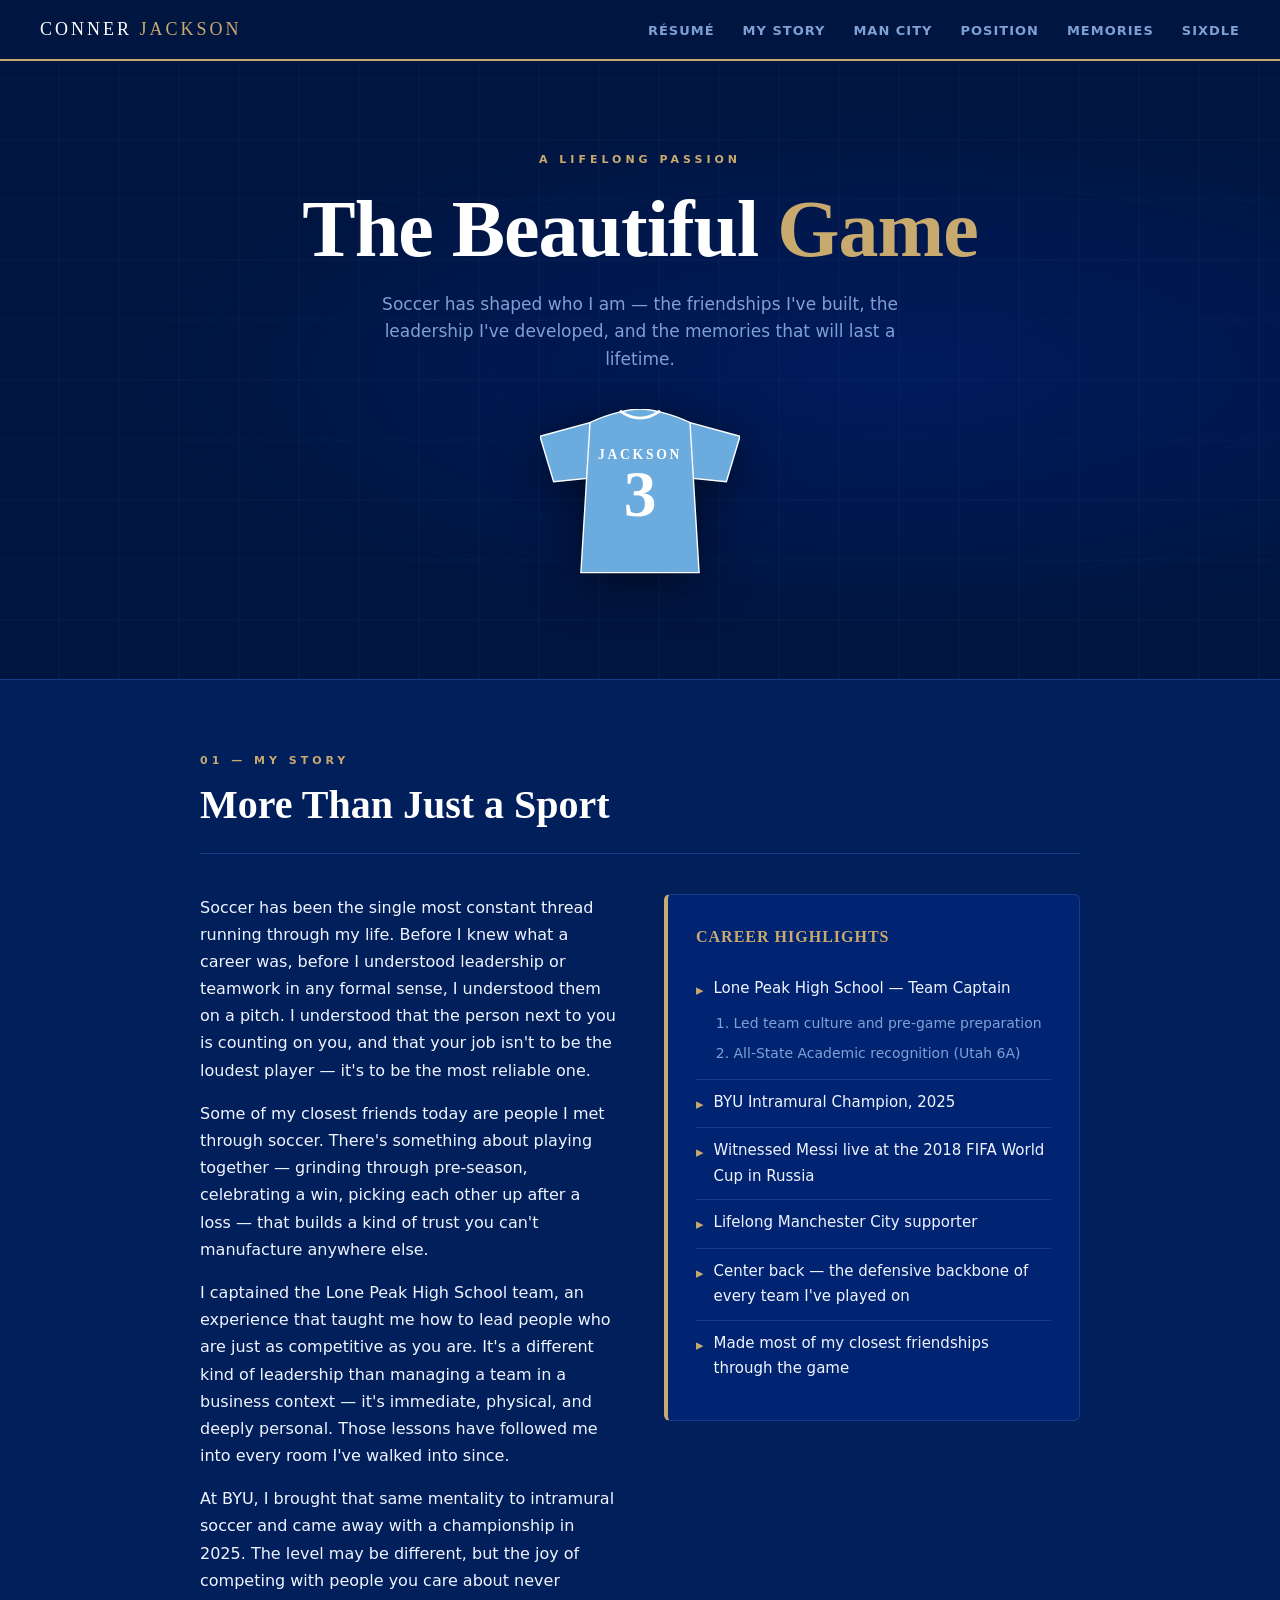
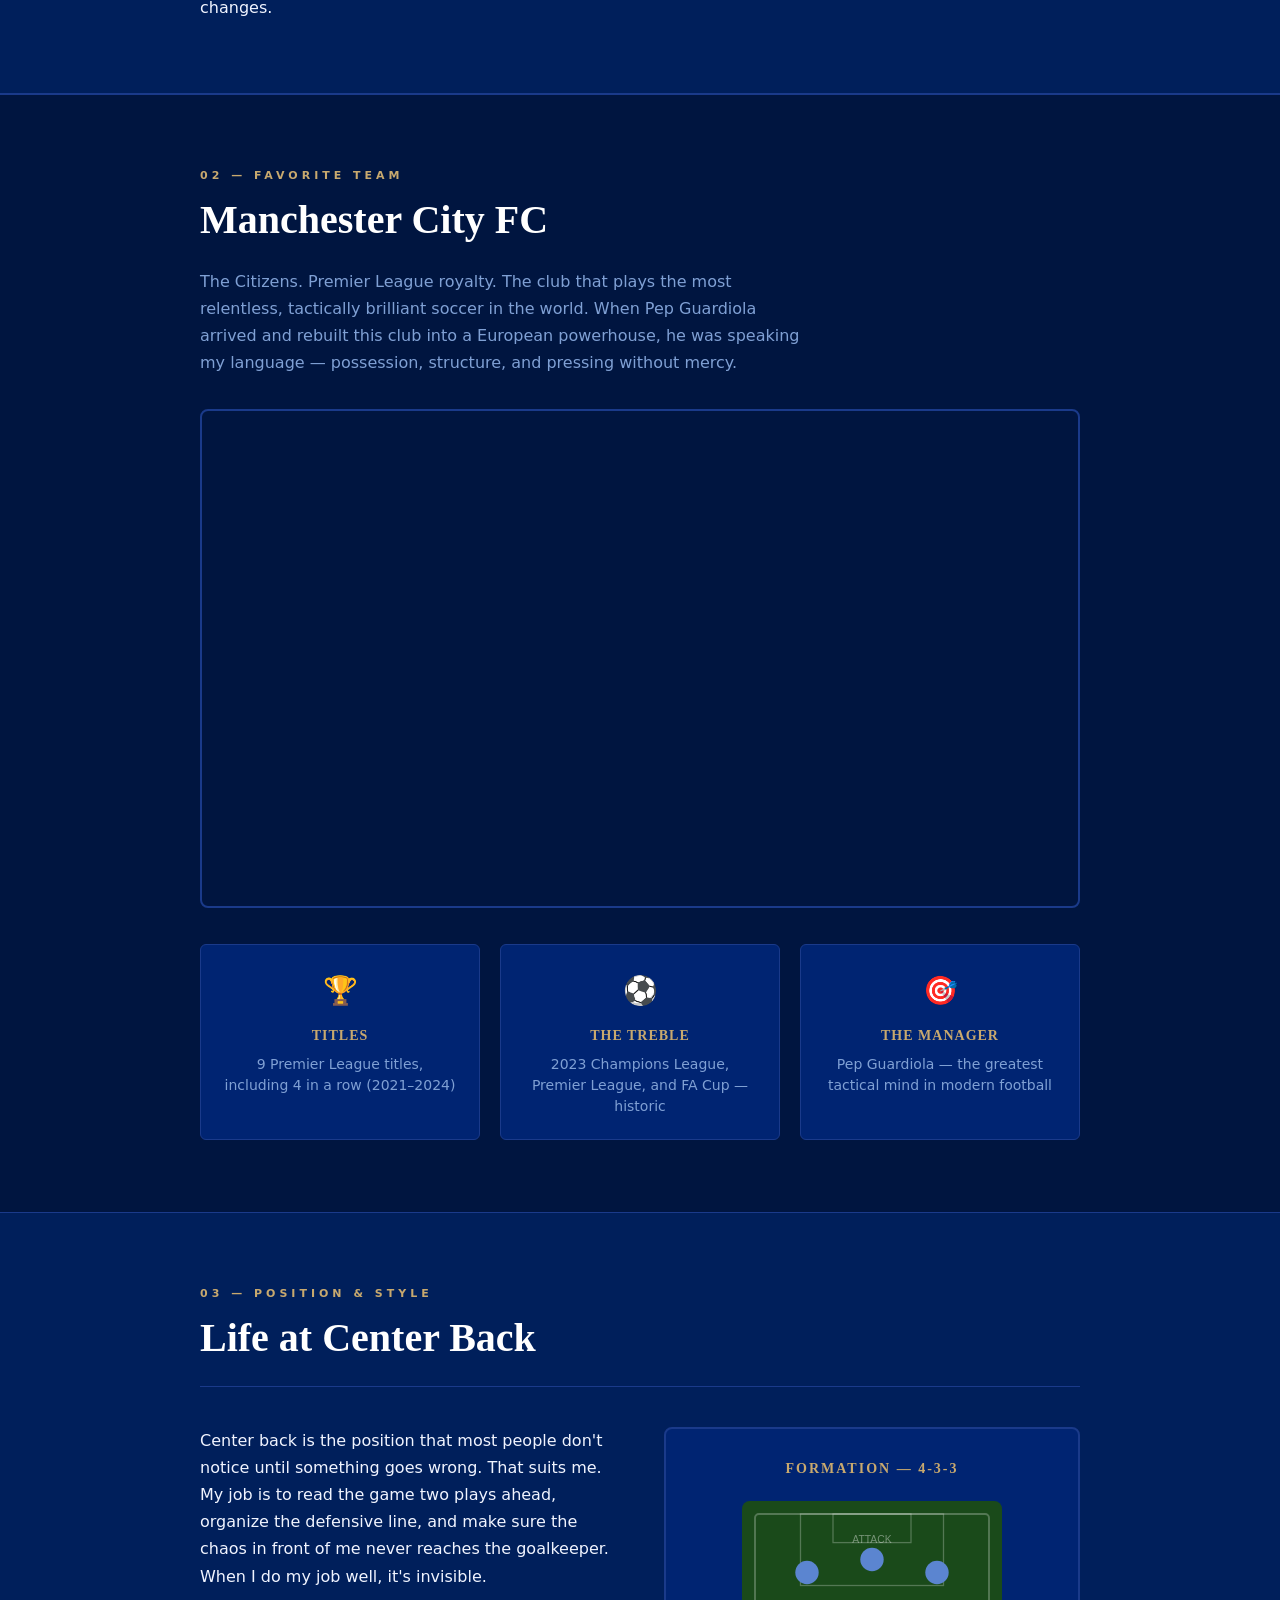
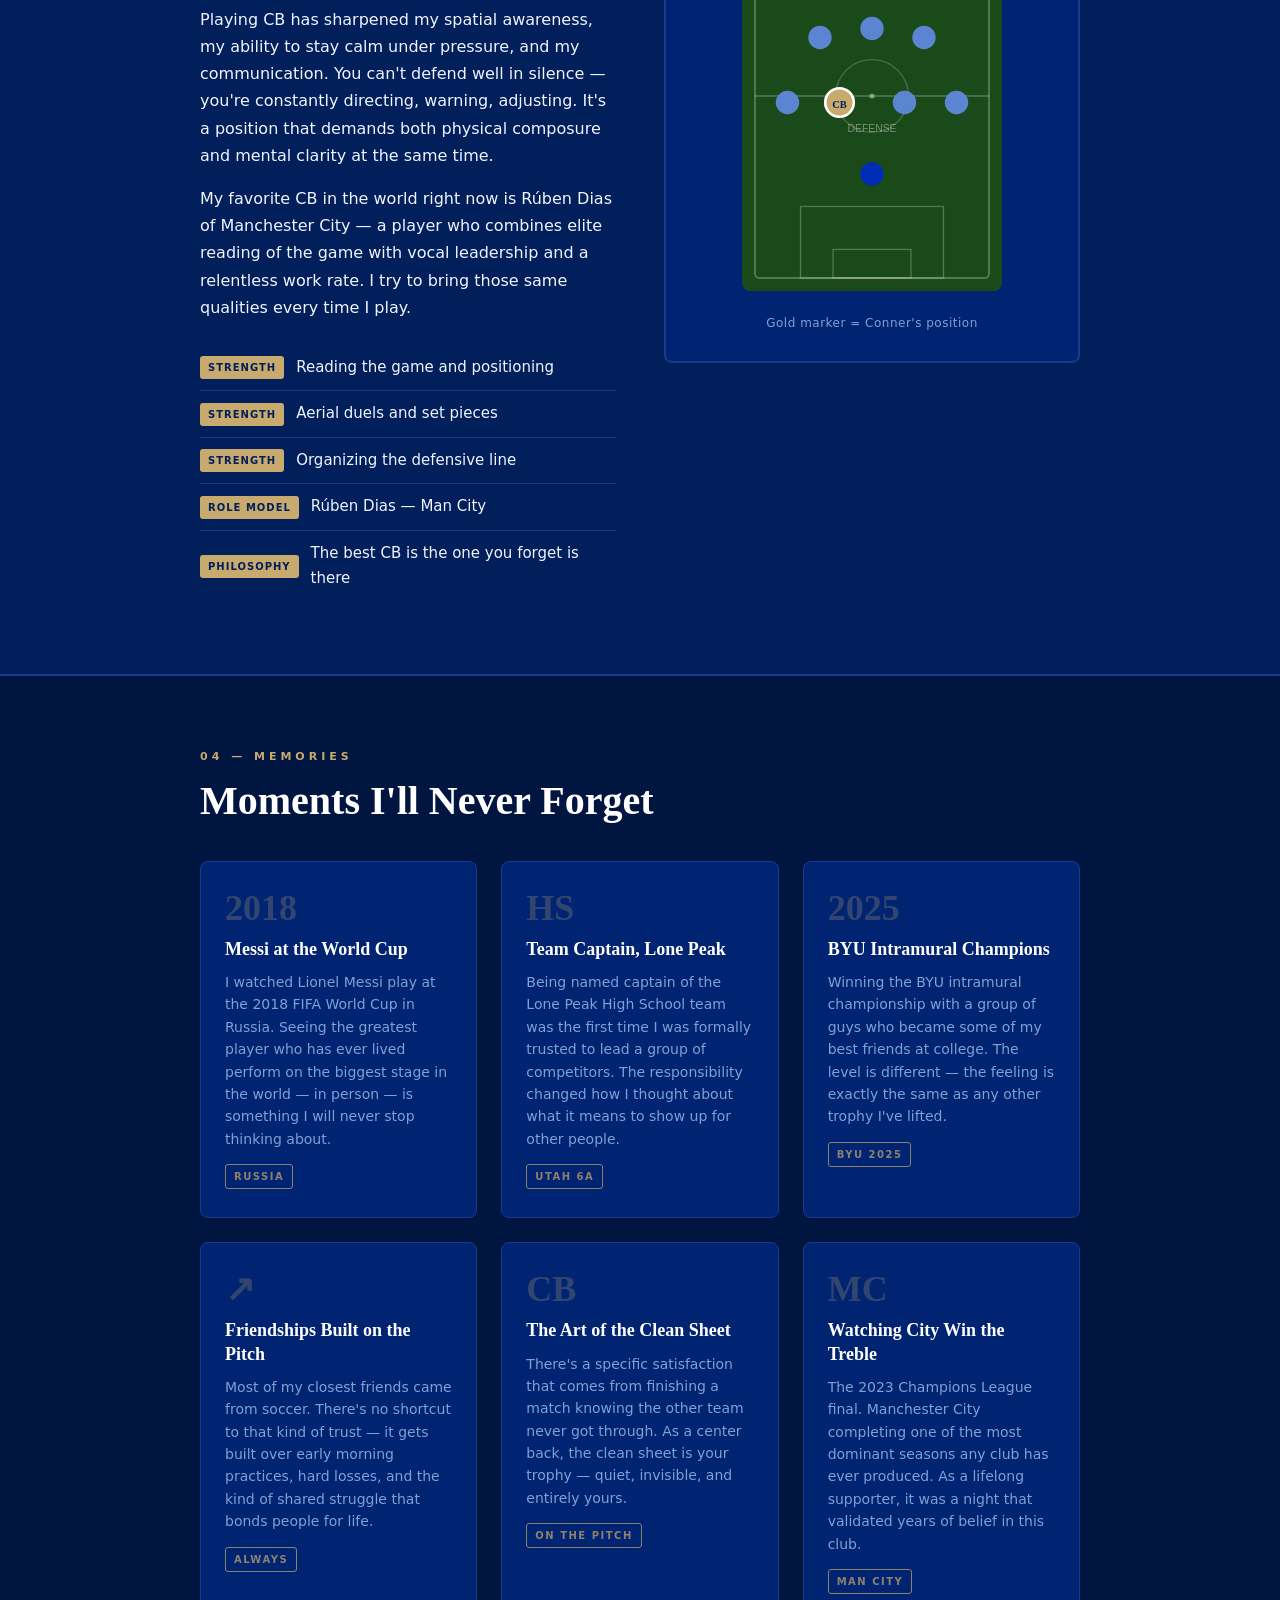
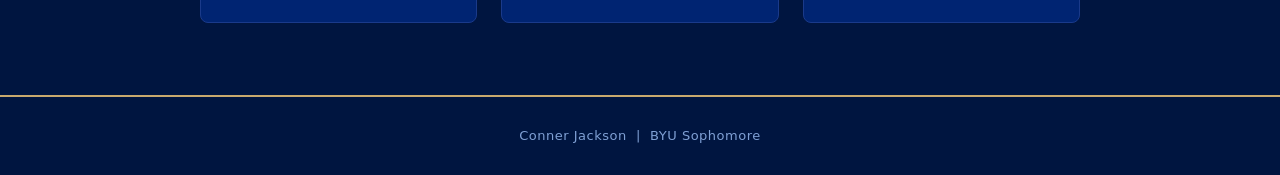
<file: index.html>
<!DOCTYPE html>
<html lang="en">
<head>
  <meta charset="UTF-8" />
  <meta name="viewport" content="width=device-width, initial-scale=1.0" />
  <title>Soccer – Conner Jackson</title>
  <link rel="stylesheet" href="soccer.css" />
</head>
<body>

  <!-- ── Navigation ── -->
  <nav class="site-nav">
    <div class="nav-logo">Conner <span>Jackson</span></div>
    <ul class="nav-links">
      <li><a href="resume.html">Résumé</a></li>
      <li><a href="#my-story">My Story</a></li>
      <li><a href="#favorite-team">Man City</a></li>
      <li><a href="#position">Position</a></li>
      <li><a href="#memories">Memories</a></li>
      <li><a href="wordle.html">Sixdle</a></li>
    </ul>
  </nav>

  <!-- ── Hero ── -->
  <div class="hero">
    <p class="hero-eyebrow">A Lifelong Passion</p>
    <h1>The Beautiful <em>Game</em></h1>
    <p class="hero-sub">
      Soccer has shaped who I am — the friendships I've built, the leadership I've developed,
      and the memories that will last a lifetime.
    </p>
    <!-- SVG Jersey -->
    <div class="hero-jersey">
      <svg viewBox="0 0 220 200" xmlns="http://www.w3.org/2000/svg" class="jersey-svg">
        <!-- Left sleeve -->
        <polygon points="0,30 55,15 65,75 15,80" fill="#6CABDD" stroke="#fff" stroke-width="1.5"/>
        <!-- Right sleeve -->
        <polygon points="220,30 165,15 155,75 205,80" fill="#6CABDD" stroke="#fff" stroke-width="1.5"/>
        <!-- Main body -->
        <path d="M55,15 C75,5 100,0 110,0 C120,0 145,5 165,15 L175,180 L45,180 Z" fill="#6CABDD" stroke="#fff" stroke-width="1.5"/>
        <!-- Collar -->
        <path d="M88,2 Q110,18 132,2" fill="none" stroke="#fff" stroke-width="3"/>
        <!-- Name -->
        <text x="110" y="55" text-anchor="middle" fill="#ffffff" font-size="15" font-weight="bold"
              font-family="Georgia, serif" letter-spacing="3">JACKSON</text>
        <!-- Number -->
        <text x="110" y="118" text-anchor="middle" fill="#ffffff" font-size="72" font-weight="bold"
              font-family="Georgia, serif">3</text>
      </svg>
    </div>
  </div>

  <!-- ── My Story ── -->
  <div id="my-story" class="section">
    <p class="section-label">01 — My Story</p>
    <h2 class="section-title">More Than Just a Sport</h2>
    <hr class="section-divider" style="margin-bottom: 40px;" />

    <div class="story-grid">
      <div class="story-text">
        <p>
          Soccer has been the single most constant thread running through my life. Before I knew
          what a career was, before I understood leadership or teamwork in any formal sense,
          I understood them on a pitch. I understood that the person next to you is counting on
          you, and that your job isn't to be the loudest player — it's to be the most reliable one.
        </p>
        <p>
          Some of my closest friends today are people I met through soccer. There's something about
          playing together — grinding through pre-season, celebrating a win, picking each other up
          after a loss — that builds a kind of trust you can't manufacture anywhere else.
        </p>
        <p>
          I captained the Lone Peak High School team, an experience that taught me how to lead
          people who are just as competitive as you are. It's a different kind of leadership
          than managing a team in a business context — it's immediate, physical, and deeply
          personal. Those lessons have followed me into every room I've walked into since.
        </p>
        <p>
          At BYU, I brought that same mentality to intramural soccer and came away with a
          championship in 2025. The level may be different, but the joy of competing with
          people you care about never changes.
        </p>
      </div>

      <div class="story-highlights">
        <h3>Career Highlights</h3>
        <!-- Unordered list with embedded ordered list (assignment requirement) -->
        <ul class="highlights-list">
          <li>
            <span>
              Lone Peak High School — Team Captain
              <ol class="nested-ordered">
                <li>Led team culture and pre-game preparation</li>
                <li>All-State Academic recognition (Utah 6A)</li>
              </ol>
            </span>
          </li>
          <li>BYU Intramural Champion, 2025</li>
          <li>Witnessed Messi live at the 2018 FIFA World Cup in Russia</li>
          <li>Lifelong Manchester City supporter</li>
          <li>Center back — the defensive backbone of every team I've played on</li>
          <li>Made most of my closest friendships through the game</li>
        </ul>
      </div>
    </div>
  </div>

  <hr class="section-divider" />

  <!-- ── Favorite Team ── -->
  <div class="team-section">
    <div id="favorite-team" class="team-inner">
      <p class="section-label">02 — Favorite Team</p>
      <h2 class="section-title">Manchester City FC</h2>
      <p style="color: var(--muted); max-width: 600px; margin-bottom: 8px;">
        The Citizens. Premier League royalty. The club that plays the most relentless,
        tactically brilliant soccer in the world. When Pep Guardiola arrived and rebuilt
        this club into a European powerhouse, he was speaking my language — possession,
        structure, and pressing without mercy.
      </p>

      <!-- Embedded YouTube video (from Man City's official channel) -->
      <div class="video-wrapper">
        <iframe
          src="https://www.youtube.com/embed/QRoiPhUEYdI"
          title="Manchester City — Season Highlights"
          allow="accelerometer; autoplay; clipboard-write; encrypted-media; gyroscope; picture-in-picture"
          allowfullscreen>
        </iframe>
      </div>

      <!-- Fact cards -->
      <div class="team-facts">
        <div class="fact-card">
          <div class="fact-icon">🏆</div>
          <h4>Titles</h4>
          <p>9 Premier League titles, including 4 in a row (2021–2024)</p>
        </div>
        <div class="fact-card">
          <div class="fact-icon">⚽</div>
          <h4>The Treble</h4>
          <p>2023 Champions League, Premier League, and FA Cup — historic</p>
        </div>
        <div class="fact-card">
          <div class="fact-icon">🎯</div>
          <h4>The Manager</h4>
          <p>Pep Guardiola — the greatest tactical mind in modern football</p>
        </div>
      </div>
    </div>
  </div>

  <!-- ── Position & Style ── -->
  <div id="position" class="section">
    <p class="section-label">03 — Position &amp; Style</p>
    <h2 class="section-title">Life at Center Back</h2>
    <hr class="section-divider" style="margin-bottom: 40px;" />

    <div class="position-grid">
      <div class="position-text">
        <p>
          Center back is the position that most people don't notice until something goes wrong.
          That suits me. My job is to read the game two plays ahead, organize the defensive
          line, and make sure the chaos in front of me never reaches the goalkeeper.
          When I do my job well, it's invisible.
        </p>
        <p>
          Playing CB has sharpened my spatial awareness, my ability to stay calm under
          pressure, and my communication. You can't defend well in silence — you're
          constantly directing, warning, adjusting. It's a position that demands
          both physical composure and mental clarity at the same time.
        </p>
        <p>
          My favorite CB in the world right now is Rúben Dias of Manchester City —
          a player who combines elite reading of the game with vocal leadership and
          a relentless work rate. I try to bring those same qualities every time I play.
        </p>

        <ul class="traits-list">
          <li><span class="trait-badge">Strength</span> Reading the game and positioning</li>
          <li><span class="trait-badge">Strength</span> Aerial duels and set pieces</li>
          <li><span class="trait-badge">Strength</span> Organizing the defensive line</li>
          <li><span class="trait-badge">Role Model</span> Rúben Dias — Man City</li>
          <li><span class="trait-badge">Philosophy</span> The best CB is the one you forget is there</li>
        </ul>
      </div>

      <!-- Pitch diagram div (positioning div requirement) -->
      <div class="pitch-diagram">
        <h3>Formation — 4-3-3</h3>
        <div class="pitch-svg-wrap">
          <svg viewBox="0 0 200 300" xmlns="http://www.w3.org/2000/svg" style="width:100%;">
            <!-- Pitch background -->
            <rect width="200" height="300" fill="#1a4a1a" rx="6"/>
            <!-- Pitch lines -->
            <rect x="10" y="10" width="180" height="280" fill="none" stroke="rgba(255,255,255,0.25)" stroke-width="1.5" rx="3"/>
            <!-- Centre line -->
            <line x1="10" y1="150" x2="190" y2="150" stroke="rgba(255,255,255,0.25)" stroke-width="1"/>
            <!-- Centre circle -->
            <circle cx="100" cy="150" r="28" fill="none" stroke="rgba(255,255,255,0.2)" stroke-width="1"/>
            <!-- Centre dot -->
            <circle cx="100" cy="150" r="2" fill="rgba(255,255,255,0.4)"/>
            <!-- Top penalty box -->
            <rect x="45" y="10" width="110" height="55" fill="none" stroke="rgba(255,255,255,0.25)" stroke-width="1"/>
            <!-- Top goal box -->
            <rect x="70" y="10" width="60" height="22" fill="none" stroke="rgba(255,255,255,0.25)" stroke-width="1"/>
            <!-- Bottom penalty box -->
            <rect x="45" y="235" width="110" height="55" fill="none" stroke="rgba(255,255,255,0.25)" stroke-width="1"/>
            <!-- Bottom goal box -->
            <rect x="70" y="268" width="60" height="22" fill="none" stroke="rgba(255,255,255,0.25)" stroke-width="1"/>

            <!-- ── Attacking players (top, light blue) ── -->
            <!-- 3 Forwards -->
            <circle cx="50"  cy="55"  r="9" fill="#5b85d0"/>
            <circle cx="100" cy="45"  r="9" fill="#5b85d0"/>
            <circle cx="150" cy="55"  r="9" fill="#5b85d0"/>
            <!-- 3 Midfielders -->
            <circle cx="60"  cy="105" r="9" fill="#5b85d0"/>
            <circle cx="100" cy="98"  r="9" fill="#5b85d0"/>
            <circle cx="140" cy="105" r="9" fill="#5b85d0"/>
            <!-- 4 Defenders -->
            <circle cx="35"  cy="155" r="9" fill="#5b85d0"/>
            <!-- CB LEFT — highlighted as Conner's position -->
            <circle cx="75"  cy="155" r="11" fill="#c8a96e" stroke="#ffffff" stroke-width="2"/>
            <text x="75" y="159" text-anchor="middle" fill="#001F5B" font-size="8" font-weight="bold" font-family="Georgia, serif">CB</text>
            <!-- CB RIGHT -->
            <circle cx="125" cy="155" r="9" fill="#5b85d0"/>
            <circle cx="165" cy="155" r="9" fill="#5b85d0"/>
            <!-- GK -->
            <circle cx="100" cy="210" r="9" fill="#002DB4"/>

            <!-- Labels -->
            <text x="100" y="32" text-anchor="middle" fill="rgba(255,255,255,0.4)" font-size="8" font-family="sans-serif">ATTACK</text>
            <text x="100" y="178" text-anchor="middle" fill="rgba(255,255,255,0.4)" font-size="8" font-family="sans-serif">DEFENSE</text>
          </svg>
        </div>
        <p style="font-size: 12px; color: var(--muted); margin-top: 14px; letter-spacing: 0.5px;">
          Gold marker = Conner's position
        </p>
      </div>
    </div>
  </div>

  <hr class="section-divider" />

  <!-- ── Memories ── -->
  <div class="memories-section">
    <div id="memories" class="memories-inner">
      <p class="section-label">04 — Memories</p>
      <h2 class="section-title">Moments I'll Never Forget</h2>

      <div class="memories-grid">

        <div class="memory-card">
          <div class="memory-year">2018</div>
          <h3>Messi at the World Cup</h3>
          <p>
            I watched Lionel Messi play at the 2018 FIFA World Cup in Russia.
            Seeing the greatest player who has ever lived perform on the biggest
            stage in the world — in person — is something I will never stop thinking about.
          </p>
          <span class="memory-tag">Russia</span>
        </div>

        <div class="memory-card">
          <div class="memory-year">HS</div>
          <h3>Team Captain, Lone Peak</h3>
          <p>
            Being named captain of the Lone Peak High School team was the first time
            I was formally trusted to lead a group of competitors. The responsibility
            changed how I thought about what it means to show up for other people.
          </p>
          <span class="memory-tag">Utah 6A</span>
        </div>

        <div class="memory-card">
          <div class="memory-year">2025</div>
          <h3>BYU Intramural Champions</h3>
          <p>
            Winning the BYU intramural championship with a group of guys who became
            some of my best friends at college. The level is different — the feeling is exactly
            the same as any other trophy I've lifted.
          </p>
          <span class="memory-tag">BYU 2025</span>
        </div>

        <div class="memory-card">
          <div class="memory-year">↗</div>
          <h3>Friendships Built on the Pitch</h3>
          <p>
            Most of my closest friends came from soccer. There's no shortcut to that kind
            of trust — it gets built over early morning practices, hard losses, and the
            kind of shared struggle that bonds people for life.
          </p>
          <span class="memory-tag">Always</span>
        </div>

        <div class="memory-card">
          <div class="memory-year">CB</div>
          <h3>The Art of the Clean Sheet</h3>
          <p>
            There's a specific satisfaction that comes from finishing a match knowing
            the other team never got through. As a center back, the clean sheet is
            your trophy — quiet, invisible, and entirely yours.
          </p>
          <span class="memory-tag">On the Pitch</span>
        </div>

        <div class="memory-card">
          <div class="memory-year">MC</div>
          <h3>Watching City Win the Treble</h3>
          <p>
            The 2023 Champions League final. Manchester City completing one of the most
            dominant seasons any club has ever produced. As a lifelong supporter,
            it was a night that validated years of belief in this club.
          </p>
          <span class="memory-tag">Man City</span>
        </div>

      </div>
    </div>
  </div>

  <!-- ── Footer ── -->
  <footer class="site-footer">
    <p>Conner Jackson &nbsp;|&nbsp; BYU Sophomore</p>
  </footer>

</body>
</html>
</file>
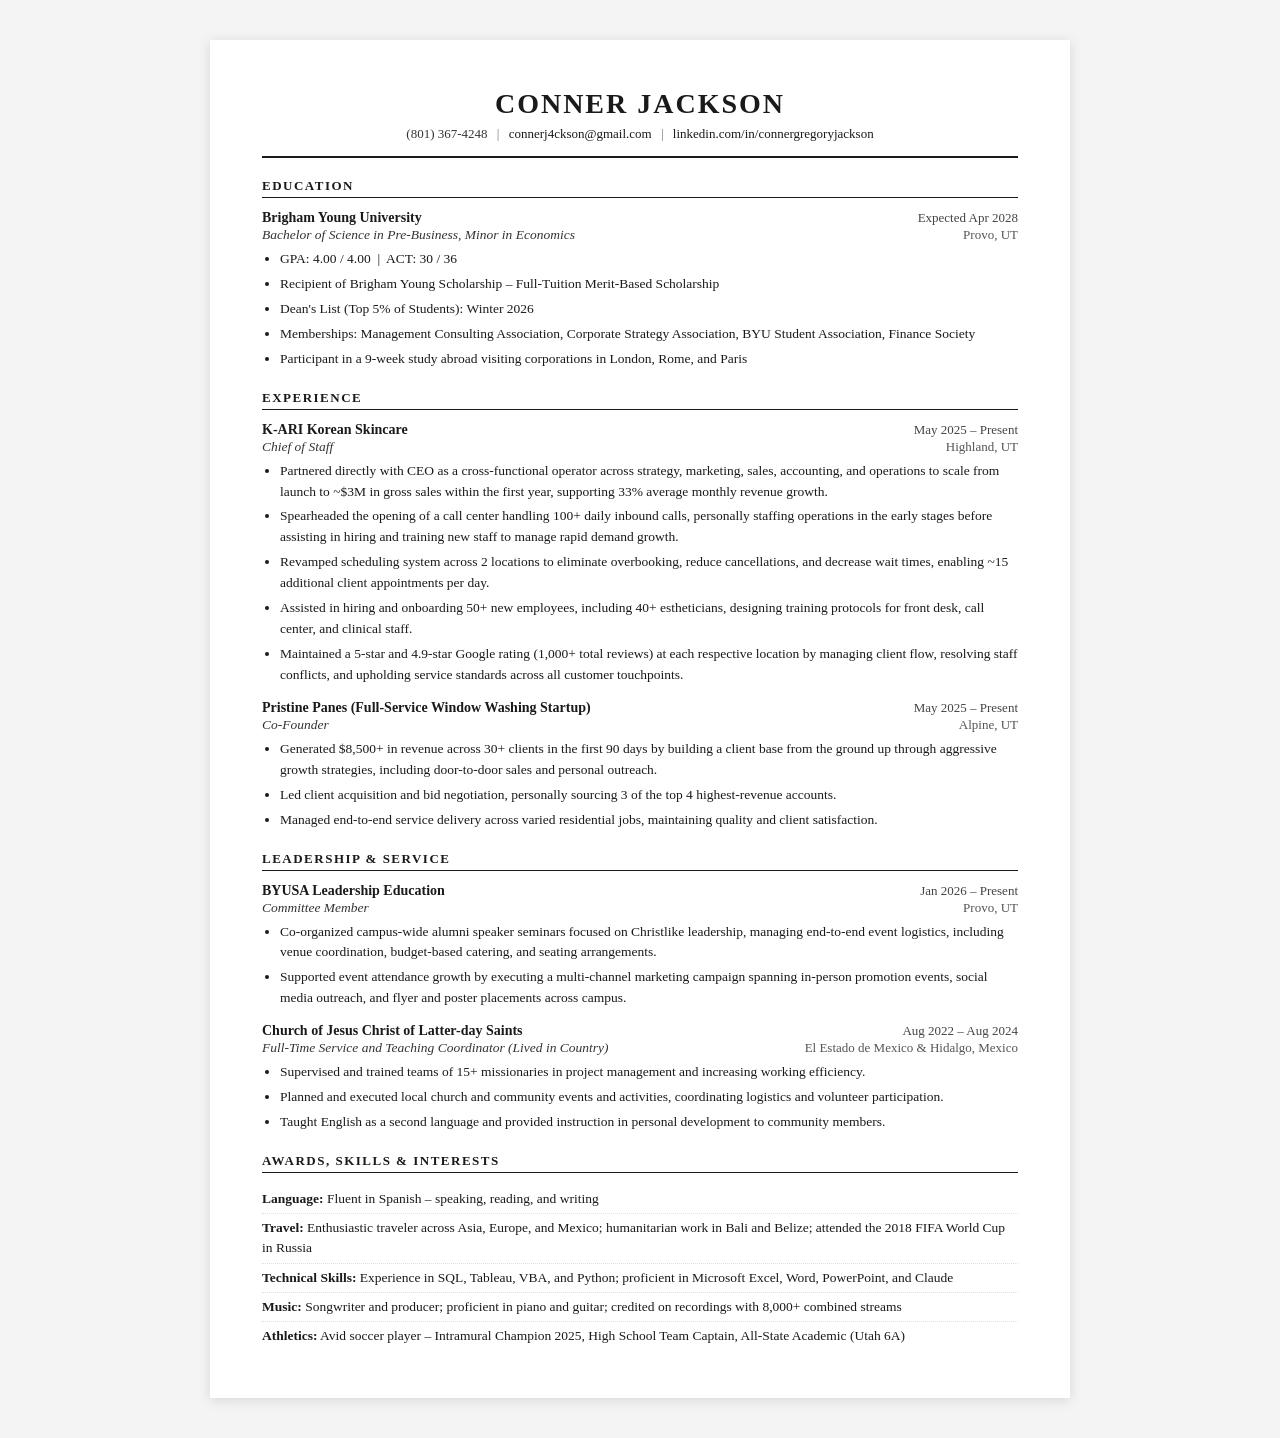
<file: resume.html>
<!DOCTYPE html>
<html lang="en">
<head>
  <meta charset="UTF-8" />
  <meta name="viewport" content="width=device-width, initial-scale=1.0" />
  <title>Conner Jackson – Resume</title>
  <style>
    * {
      margin: 0;
      padding: 0;
      box-sizing: border-box;
    }

    body {
      font-family: 'Georgia', serif;
      font-size: 14px;
      color: #1a1a1a;
      background-color: #f4f4f4;
      padding: 40px 20px;
    }

    .resume-wrapper {
      max-width: 860px;
      margin: 0 auto;
      background-color: #ffffff;
      padding: 48px 52px;
      box-shadow: 0 2px 12px rgba(0, 0, 0, 0.12);
    }

    /* ── Header ── */
    .resume-header {
      text-align: center;
      margin-bottom: 20px;
      padding-bottom: 14px;
      border-bottom: 2px solid #1a1a1a;
    }

    .resume-header h1 {
      font-size: 28px;
      font-weight: bold;
      letter-spacing: 2px;
      text-transform: uppercase;
      margin-bottom: 6px;
    }

    .contact-info {
      font-size: 13px;
      color: #333;
    }

    .contact-info a {
      color: #1a1a1a;
      text-decoration: none;
    }

    .contact-info a:hover {
      text-decoration: underline;
    }

    .contact-info span {
      margin: 0 6px;
      color: #777;
    }

    /* ── Section ── */
    .section {
      margin-top: 20px;
    }

    .section-title {
      font-size: 13px;
      font-weight: bold;
      text-transform: uppercase;
      letter-spacing: 1.5px;
      color: #1a1a1a;
      border-bottom: 1px solid #1a1a1a;
      padding-bottom: 3px;
      margin-bottom: 12px;
    }

    /* ── Entry layout ── */
    .entry {
      margin-bottom: 14px;
    }

    .entry-header {
      display: flex;
      justify-content: space-between;
      align-items: baseline;
      flex-wrap: wrap;
      gap: 4px;
    }

    .entry-org {
      font-weight: bold;
      font-size: 14px;
    }

    .entry-date {
      font-size: 13px;
      color: #444;
      white-space: nowrap;
    }

    .entry-sub {
      display: flex;
      justify-content: space-between;
      align-items: baseline;
      flex-wrap: wrap;
      gap: 4px;
      margin-top: 1px;
    }

    .entry-title {
      font-style: italic;
      font-size: 13.5px;
      color: #333;
    }

    .entry-location {
      font-size: 13px;
      color: #555;
    }

    /* ── Bullet list ── */
    .entry ul {
      margin-top: 6px;
      padding-left: 18px;
      list-style-type: disc;
    }

    .entry ul li {
      margin-bottom: 4px;
      line-height: 1.55;
      font-size: 13.5px;
    }

    /* ── Education bullets ── */
    .edu-details {
      margin-top: 6px;
      padding-left: 18px;
      list-style-type: disc;
    }

    .edu-details li {
      margin-bottom: 4px;
      line-height: 1.55;
      font-size: 13.5px;
    }

    /* ── Awards / Skills row ── */
    .skills-list {
      list-style: none;
      padding-left: 0;
    }

    .skills-list li {
      padding: 4px 0;
      font-size: 13.5px;
      line-height: 1.5;
      border-bottom: 1px dotted #e0e0e0;
    }

    .skills-list li:last-child {
      border-bottom: none;
    }

    .skills-list li strong {
      font-weight: bold;
    }
  </style>
</head>
<body>
  <div class="resume-wrapper">

    <!-- ── HEADER ── -->
    <div class="resume-header">
      <h1>Conner Jackson</h1>
      <div class="contact-info">
        (801) 367-4248
        <span>|</span>
        <a href="mailto:connerj4ckson@gmail.com">connerj4ckson@gmail.com</a>
        <span>|</span>
        <a href="https://www.linkedin.com/in/connergregoryjackson" target="_blank">
          linkedin.com/in/connergregoryjackson
        </a>
      </div>
    </div>

    <!-- ── EDUCATION ── -->
    <div class="section">
      <div class="section-title">Education</div>

      <div class="entry">
        <div class="entry-header">
          <span class="entry-org">Brigham Young University</span>
          <span class="entry-date">Expected Apr 2028</span>
        </div>
        <div class="entry-sub">
          <span class="entry-title">Bachelor of Science in Pre-Business, Minor in Economics</span>
          <span class="entry-location">Provo, UT</span>
        </div>
        <ul class="edu-details">
          <li>GPA: 4.00 / 4.00 &nbsp;|&nbsp; ACT: 30 / 36</li>
          <li>Recipient of Brigham Young Scholarship – Full-Tuition Merit-Based Scholarship</li>
          <li>Dean's List (Top 5% of Students): Winter 2026</li>
          <li>Memberships: Management Consulting Association, Corporate Strategy Association,
              BYU Student Association, Finance Society</li>
          <li>Participant in a 9-week study abroad visiting corporations in London, Rome, and Paris</li>
        </ul>
      </div>
    </div>

    <!-- ── EXPERIENCE ── -->
    <div class="section">
      <div class="section-title">Experience</div>

      <!-- K-ARI -->
      <div class="entry">
        <div class="entry-header">
          <span class="entry-org">K-ARI Korean Skincare</span>
          <span class="entry-date">May 2025 – Present</span>
        </div>
        <div class="entry-sub">
          <span class="entry-title">Chief of Staff</span>
          <span class="entry-location">Highland, UT</span>
        </div>
        <ul>
          <li>Partnered directly with CEO as a cross-functional operator across strategy, marketing,
              sales, accounting, and operations to scale from launch to ~$3M in gross sales within
              the first year, supporting 33% average monthly revenue growth.</li>
          <li>Spearheaded the opening of a call center handling 100+ daily inbound calls, personally
              staffing operations in the early stages before assisting in hiring and training new staff
              to manage rapid demand growth.</li>
          <li>Revamped scheduling system across 2 locations to eliminate overbooking, reduce
              cancellations, and decrease wait times, enabling ~15 additional client appointments
              per day.</li>
          <li>Assisted in hiring and onboarding 50+ new employees, including 40+ estheticians,
              designing training protocols for front desk, call center, and clinical staff.</li>
          <li>Maintained a 5-star and 4.9-star Google rating (1,000+ total reviews) at each
              respective location by managing client flow, resolving staff conflicts, and upholding
              service standards across all customer touchpoints.</li>
        </ul>
      </div>

      <!-- Pristine Panes -->
      <div class="entry">
        <div class="entry-header">
          <span class="entry-org">Pristine Panes (Full-Service Window Washing Startup)</span>
          <span class="entry-date">May 2025 – Present</span>
        </div>
        <div class="entry-sub">
          <span class="entry-title">Co-Founder</span>
          <span class="entry-location">Alpine, UT</span>
        </div>
        <ul>
          <li>Generated $8,500+ in revenue across 30+ clients in the first 90 days by building a
              client base from the ground up through aggressive growth strategies, including
              door-to-door sales and personal outreach.</li>
          <li>Led client acquisition and bid negotiation, personally sourcing 3 of the top 4
              highest-revenue accounts.</li>
          <li>Managed end-to-end service delivery across varied residential jobs, maintaining
              quality and client satisfaction.</li>
        </ul>
      </div>
    </div>

    <!-- ── LEADERSHIP & SERVICE ── -->
    <div class="section">
      <div class="section-title">Leadership &amp; Service</div>

      <!-- BYUSA -->
      <div class="entry">
        <div class="entry-header">
          <span class="entry-org">BYUSA Leadership Education</span>
          <span class="entry-date">Jan 2026 – Present</span>
        </div>
        <div class="entry-sub">
          <span class="entry-title">Committee Member</span>
          <span class="entry-location">Provo, UT</span>
        </div>
        <ul>
          <li>Co-organized campus-wide alumni speaker seminars focused on Christlike leadership,
              managing end-to-end event logistics, including venue coordination, budget-based
              catering, and seating arrangements.</li>
          <li>Supported event attendance growth by executing a multi-channel marketing campaign
              spanning in-person promotion events, social media outreach, and flyer and poster
              placements across campus.</li>
        </ul>
      </div>

      <!-- Mission -->
      <div class="entry">
        <div class="entry-header">
          <span class="entry-org">Church of Jesus Christ of Latter-day Saints</span>
          <span class="entry-date">Aug 2022 – Aug 2024</span>
        </div>
        <div class="entry-sub">
          <span class="entry-title">Full-Time Service and Teaching Coordinator (Lived in Country)</span>
          <span class="entry-location">El Estado de Mexico &amp; Hidalgo, Mexico</span>
        </div>
        <ul>
          <li>Supervised and trained teams of 15+ missionaries in project management and
              increasing working efficiency.</li>
          <li>Planned and executed local church and community events and activities, coordinating
              logistics and volunteer participation.</li>
          <li>Taught English as a second language and provided instruction in personal development
              to community members.</li>
        </ul>
      </div>
    </div>

    <!-- ── AWARDS, SKILLS & INTERESTS ── -->
    <div class="section">
      <div class="section-title">Awards, Skills &amp; Interests</div>
      <ul class="skills-list">
        <li><strong>Language:</strong> Fluent in Spanish – speaking, reading, and writing</li>
        <li><strong>Travel:</strong> Enthusiastic traveler across Asia, Europe, and Mexico;
            humanitarian work in Bali and Belize; attended the 2018 FIFA World Cup in Russia</li>
        <li><strong>Technical Skills:</strong> Experience in SQL, Tableau, VBA, and Python;
            proficient in Microsoft Excel, Word, PowerPoint, and Claude</li>
        <li><strong>Music:</strong> Songwriter and producer; proficient in piano and guitar;
            credited on recordings with 8,000+ combined streams</li>
        <li><strong>Athletics:</strong> Avid soccer player – Intramural Champion 2025,
            High School Team Captain, All-State Academic (Utah 6A)</li>
      </ul>
    </div>

  </div><!-- /.resume-wrapper -->
</body>
</html>
</file>
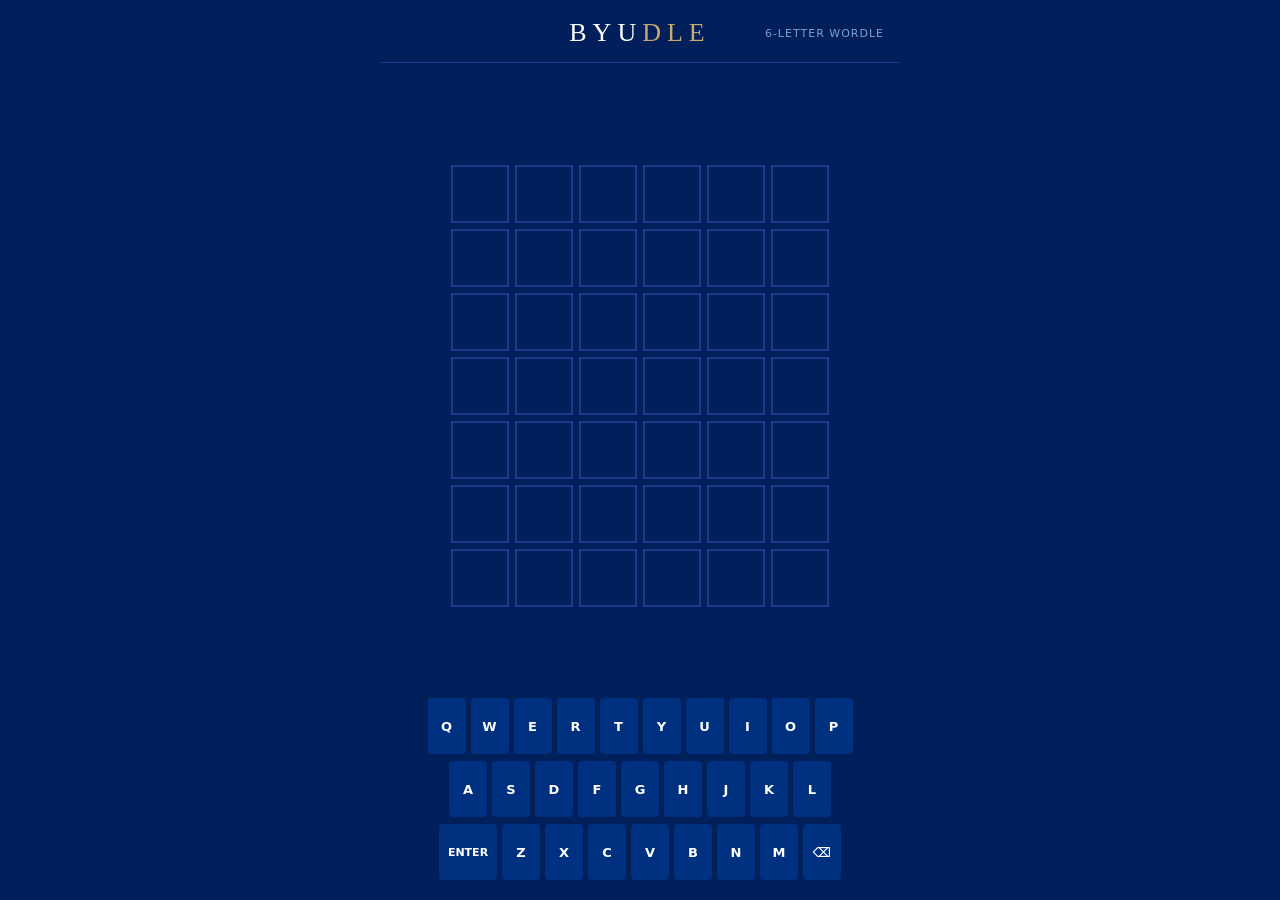
<file: wordle.html>
<!DOCTYPE html>
<html lang="en">
<head>
  <meta charset="UTF-8" />
  <meta name="viewport" content="width=device-width, initial-scale=1.0" />
  <title>SIXDLE – 6-Letter Wordle</title>
  <link rel="stylesheet" href="stylesheet.css" />
</head>
<body>

  <!-- Header -->
  <header>
    <div class="logo">BYU<span>dle</span></div>
    <div class="header-sub">6-Letter Wordle</div>
  </header>

  <!-- Toast notification -->
  <div id="toast"></div>

  <!-- Game board -->
  <div id="board-area">
    <div id="board"></div>
  </div>

  <!-- On-screen keyboard -->
  <div id="keyboard">
    <div class="kb-row" id="kb-row-1"></div>
    <div class="kb-row" id="kb-row-2"></div>
    <div class="kb-row" id="kb-row-3"></div>
  </div>

  <!-- End game overlay -->
  <div id="end-overlay">
    <div class="end-card">
      <h2 id="end-title">Well done!</h2>
      <p id="end-message"></p>
      <div class="end-word" id="end-word"></div>
      <p id="end-guesses"></p>
      <button onclick="newGame()">Play Again</button>
    </div>
  </div>

<script>
  // ── Word list (6-letter words) — 15855 words from Webster's dictionary ──
  const WORDS = [
    "ABABUA","ABACAY","ABACUS","ABANIC","ABARIS","ABASED","ABASER","ABASGI","ABASIA","ABASIC",
    "ABATER","ABATIS","ABATON","ABATOR","ABATUA","ABBACY","ABBASI","ABBESS","ABDEST","ABDIEL",
    "ABDUCE","ABDUCT","ABEIGH","ABELIA","ABERIA","ABIDAL","ABIDER","ABILAO","ABILLA","ABIPON",
    "ABJECT","ABJURE","ABKARI","ABKHAS","ABLACH","ABLARE","ABLATE","ABLAUT","ABLAZE","ABLEST",
    "ABLINS","ABLOOM","ABLUDE","ABLUSH","ABNAKI","ABOARD","ABOBRA","ABOLLA","ABONGO","ABORAD",
    "ABORAL","ABOUND","ABOUTS","ABRADE","ABRAID","ABRASE","ABRASH","ABRAUM","ABRICO","ABROAD",
    "ABROMA","ABROOK","ABRUPT","ABSENT","ABSOHM","ABSORB","ABSUME","ABSURD","ABUCCO","ABULIA",
    "ABULIC","ABUSEE","ABUSER","ABVOLT","ACACIA","ACACIN","ACADIA","ACADIE","ACAENA","ACAJOU",
    "ACAMAR","ACARID","ACAROL","ACARUS","ACCEDE","ACCEND","ACCENT","ACCEPT","ACCESS","ACCITE",
    "ACCLOY","ACCOIL","ACCORD","ACCOST","ACCRUE","ACCUSE","ACEDIA","ACERAE","ACERIN","ACERRA",
    "ACETAL","ACETIC","ACETIN","ACETOL","ACETUM","ACHAGE","ACHATE","ACHENE","ACHETE","ACHILL",
    "ACHIME","ACHING","ACHIRA","ACHRAS","ACHREE","ACHTEL","ACHUAS","ACIDER","ACIDIC","ACINAR",
    "ACINIC","ACINUS","ACKMAN","ACKNOW","ACLOUD","ACMAEA","ACMITE","ACNIDA","ACNODE","ACOELA",
    "ACOINE","ACOMIA","ACONIC","ACONIN","ACOPIC","ACOPON","ACOREA","ACORIA","ACORUS","ACOUPA",
    "ACQUIT","ACRACY","ACRAWL","ACRAZE","ACREAK","ACREAM","ACRITA","ACRITE","ACROOK","ACROSE",
    "ACROSS","ACTAEA","ACTIAD","ACTIAN","ACTIFY","ACTINE","ACTING","ACTION","ACTIUM","ACTIVE",
    "ACTUAL","ACTURE","ACUATE","ACUITY","ACULEA","ACUMEN","ADAGIO","ADAIZE","ADAMAS","ADAMIC",
    "ADANCE","ADAPID","ADAPIS","ADARME","ADATOM","ADAUNT","ADDEND","ADDICT","ADDUCE","ADDUCT",
    "ADELEA","ADELIA","ADENIA","ADEONA","ADHAKA","ADHARA","ADHERE","ADIATE","ADICEA","ADIEUX",
    "ADIGEI","ADIGHE","ADIPIC","ADITAL","ADITUS","ADJECT","ADJOIN","ADJURE","ADJUST","ADLESS",
    "ADMIRE","ADNATE","ADNOUN","ADONAI","ADONIA","ADONIC","ADONIN","ADONIS","ADORAL","ADORER",
    "ADREAD","ADREAM","ADRIAN","ADRIFT","ADROIT","ADROOP","ADSBUD","ADSORB","ADULAR","ADVENE",
    "ADVENT","ADVERB","ADVERT","ADVICE","ADVISE","ADYTON","ADYTUM","AEACUS","AEAEAN","AECIAL",
    "AECIUM","AEDILE","AEFALD","AEGEAN","AEGINA","AENACH","AENEAN","AEOLIA","AEOLIC","AEOLID",
    "AEOLIS","AERAGE","AERATE","AERIAL","AERIED","AERIFY","AEROBE","AEROPE","AEROSE","AERUGO",
    "AESTII","AETIAN","AFAINT","AFEARD","AFENIL","AFETAL","AFFAIR","AFFECT","AFFEER","AFFEIR",
    "AFFINE","AFFIRM","AFFLUX","AFFORD","AFFRAY","AFFUSE","AFGHAN","AFIELD","AFLAME","AFLARE",
    "AFLOAT","AFLUSH","AFRAID","AFREET","AFRESH","AFRIDI","AFRONT","AFROWN","AFSHAH","AFSHAR",
    "AFTABA","AFTOSA","AGACES","AGALMA","AGAMAE","AGAMIC","AGAMID","AGARIC","AGARUM","AGATHA",
    "AGAWAM","AGAZED","AGENDA","AGHAST","AGHORI","AGLAIA","AGLAOS","AGLARE","AGLEAF","AGLEAM",
    "AGLINT","AGNAIL","AGNAME","AGNATE","AGNIZE","AGNOSY","AGOGIC","AGOING","AGONAL","AGONIC",
    "AGOUTA","AGOUTI","AGREED","AGREER","AGREGE","AGRISE","AGRITO","AGROAN","AGROOF","AGROPE",
    "AGRUFE","AGRUIF","AGUISH","AGUNAH","AGYRIA","AHIMSA","AHMADI","AHORSE","AIDANT","AIDENN",
    "AIDFUL","AIGLET","AILEEN","AILING","AILURO","AIMARA","AIMFUL","AIMING","AIMORE","AINHUM",
    "AIRILY","AIRING","AIRISH","AIRMAN","AIRWAY","AISLED","AISSOR","AITION","AIZOON","AJOINT",
    "AJOWAN","AKANIA","AKAROA","AKAWAI","AKAZGA","AKCHEH","AKEAKE","AKEBIA","AKELEY","AKHROT",
    "AKIMBO","AKOASM","AKONGE","ALACHA","ALAIHI","ALAITE","ALALUS","ALARES","ALARIA","ALARIC",
    "ALARUM","ALASKA","ALATED","ALAUDA","ALBANY","ALBATA","ALBEDO","ALBEIT","ALBERT","ALBIAN",
    "ALBIFY","ALBINO","ALBION","ALBITE","ALBOIN","ALBUCA","ALBUGO","ALBURN","ALCAIC","ALCEDO",
    "ALCINE","ALCLAD","ALCOVE","ALCYON","ALDANE","ALDERN","ALDIME","ALDINE","ALDOSE","ALECUP",
    "ALEGAR","ALEPOT","ALEPPO","ALERCE","ALERSE","ALESAN","ALETAP","ALETTE","ALEVIN","ALEXAS",
    "ALEXIA","ALEXIC","ALEXIN","ALEXIS","ALFAJE","ALFIRK","ALFRED","ALFURO","ALGATE","ALGEDI",
    "ALGEDO","ALGINE","ALGIST","ALGOID","ALGOUS","ALHAGI","ALHENA","ALIBLE","ALICIA","ALIOTH",
    "ALIPED","ALISMA","ALISON","ALIYAH","ALJOBA","ALKAID","ALKALI","ALKANE","ALKENE","ALKIDE",
    "ALKINE","ALKOOL","ALKOXY","ALLEGE","ALLELE","ALLENE","ALLICE","ALLIED","ALLIES","ALLIUM",
    "ALLOSE","ALLTUD","ALLUDE","ALLURE","ALMACH","ALMAIN","ALMIDA","ALMIRA","ALMOND","ALMOST",
    "ALMOUS","ALMUCE","ALMUDE","ALNAGE","ALNEIN","ALNICO","ALNUIN","ALOGIA","ALONSO","ALONZO",
    "ALOOSE","ALPACA","ALPEEN","ALPHOL","ALPHOS","ALPIAN","ALPIEU","ALPINE","ALPIST","ALRAUN",
    "ALROOT","ALRUNA","ALSINE","ALSOON","ALTAIC","ALTAID","ALTAIR","ALTERN","ALTHEA","ALTICA",
    "ALTOUN","ALUDEL","ALUDRA","ALULAR","ALULET","ALULIM","ALUMEL","ALUMIC","ALUMNA","ALUMNI",
    "ALUPAG","ALVEUS","ALVINA","ALVINE","ALVITE","ALWAYS","ALYPIN","ALYTES","AMABEL","AMADIS",
    "AMADOU","AMAMAU","AMANDA","AMANIA","AMARIN","AMASTA","AMATOL","AMAZED","AMAZIA","AMAZON",
    "AMBAGE","AMBARY","AMBASH","AMBEER","AMBERY","AMBIER","AMBLER","AMBURY","AMBUSH","AMEDEO",
    "AMEIVA","AMELIA","AMELUS","AMENDE","AMENDS","AMENIA","AMERCE","AMGARN","AMHRAN","AMICAL",
    "AMICED","AMIDIC","AMIDID","AMIDIN","AMIDOL","AMIDON","AMILES","AMIMIA","AMINIC","AMINTA",
    "AMIRAY","AMIXIA","AMLONG","AMMINE","AMMONO","AMNIAC","AMNION","AMOBER","AMOEBA","AMOMAL",
    "AMOMIS","AMOMUM","AMORAL","AMORES","AMORET","AMORUA","AMOTUS","AMOUNT","AMOYAN","AMPERE",
    "AMPERY","AMPHID","AMRITA","AMSATH","AMTMAN","AMULET","AMULLA","AMUNAM","AMURCA","AMURRU",
    "AMUSED","AMUSEE","AMUSER","AMUSGO","AMUSIA","AMUYON","AMYLAN","AMYLIC","AMYLIN","AMYLOM",
    "AMYLON","AMYLUM","AMYOUS","AMYRIN","AMYRIS","AMYROL","AMYTAL","ANABAS","ANACES","ANACID",
    "ANADEM","ANAGAP","ANAGEP","ANAGUA","ANAHAU","ANAKES","ANALAV","ANANAS","ANANDA","ANANSI",
    "ANANTA","ANAPHE","ANAQUA","ANARYA","ANATOX","ANATUM","ANAXON","ANBURY","ANCHAT","ANCHOR",
    "ANCILE","ANCONA","ANCONE","ANCONY","ANCORA","ANDEAN","ANDEVO","ANDIAN","ANDINE","ANDIRA",
    "ANDOKE","ANDREA","ANDREW","ANDRIA","ANDRIC","ANDROL","ANDRON","ANEATH","ANEMIA","ANEMIC",
    "ANEPIA","ANESIS","ANEZEH","ANGAMI","ANGARA","ANGARY","ANGELA","ANGELO","ANGERS","ANGICO",
    "ANGILD","ANGILI","ANGINA","ANGLED","ANGLER","ANGLES","ANGLIC","ANGOLA","ANGORA","ANGUID",
    "ANGUIS","ANGULA","ANHANG","ANHIMA","ANICUT","ANILAO","ANILAU","ANILIC","ANILID","ANILLA",
    "ANIMAL","ANIMUS","ANISAL","ANISIC","ANISIL","ANISUM","ANKLET","ANKOLI","ANLACE","ANLAUT",
    "ANNALE","ANNALS","ANNARD","ANNEAL","ANNEXA","ANNIST","ANNITE","ANNONA","ANNUAL","ANODAL",
    "ANODIC","ANODON","ANODOS","ANOGRA","ANOINE","ANOINT","ANOLIS","ANOMIA","ANONOL","ANOPIA",
    "ANOPLA","ANORAK","ANOSIA","ANOTIA","ANOTTA","ANOTTO","ANOTUS","ANOXIA","ANOXIC","ANSATE",
    "ANSEIS","ANSELM","ANSWER","ANTARA","ANTDOM","ANTEAL","ANTEVA","ANTHEM","ANTHER","ANTHUS",
    "ANTIAE","ANTIAR","ANTISI","ANTLER","ANTLIA","ANTLID","ANTONY","ANTRAL","ANTRIN","ANTRUM",
    "ANUBIS","ANUKIT","ANURAN","ANURIA","ANURIC","ANUSIM","ANYHOW","ANYONE","ANYWAY","AOGIRI",
    "AONACH","AONIAN","AORIST","AORTAL","AORTIC","AOSMIC","AOUDAD","APACHE","APALIT","APARAI",
    "APATAN","APAYAO","APEDOM","APELET","APEREA","APEXED","APHETA","APHONY","APIACA","APIARY",
    "APICAD","APICAL","APICES","APIDAE","APIECE","APINAE","APIOID","APIOLE","APIOSE","APLITE",
    "APLOMB","APLOME","APLUDA","APNEAL","APNEIC","APOCHA","APODAL","APODAN","APODES","APODIA",
    "APOGEE","APOGON","APOISE","APOLAR","APOLLO","APONIA","APONIC","APORIA","APOSIA","APOZEM",
    "APPALL","APPEAL","APPEAR","APPEND","APPETE","APPIUS","APPLOT","APPORT","APPOSE","APTERA",
    "APTIAN","APTOTE","APULSE","AQUAGE","AQUILA","AQUOSE","ARABAN","ARABIC","ARABIN","ARABIS",
    "ARABIT","ARABLE","ARAINS","ARALES","ARALIA","ARALIE","ARAMIS","ARAMUS","ARANEA","ARANGA",
    "ARANGO","ARARAO","ARAUAN","ARAUNA","ARAWAK","ARBALO","ARBELA","ARBUTE","ARCADE","ARCADY",
    "ARCANA","ARCANE","ARCATE","ARCHAE","ARCHED","ARCHER","ARCHES","ARCHIE","ARCHIL","ARCHON",
    "ARCING","ARCITE","ARCKED","ARCTIA","ARCTIC","ARCTOS","ARCUAL","ARCULA","ARDEAE","ARDENT",
    "ARDISH","AREACH","AREITO","ARENAE","ARENGA","ARENIG","AREOLA","AREOLE","ARGALA","ARGALI",
    "ARGANS","ARGEAN","ARGENT","ARGHAN","ARGHEL","ARGIVE","ARGOAN","ARGOSY","ARGUER","ARGUFY",
    "ARGUTE","ARIANA","ARIDED","ARIDGE","ARIGUE","ARILED","ARIOSE","ARIOSO","ARISEN","ARISTA",
    "ARKITE","ARKOSE","ARLENE","ARLENG","ARLINE","ARMADA","ARMADO","ARMATA","ARMFUL","ARMIDA",
    "ARMIED","ARMING","ARMLET","ARMORY","ARMPIT","ARMURE","ARNAUT","ARNICA","ARNOLD","AROAST",
    "AROINT","AROLLA","ARONIA","ARORAS","AROUND","AROUSE","ARPENT","ARRACK","ARRAME","ARRANT",
    "ARREAR","ARRECT","ARRENT","ARREST","ARRIBA","ARRIDE","ARRIET","ARRISH","ARRIVE","ARROBA",
    "ARROPE","ARROWY","ARROYO","ARSENO","ARSHIN","ARSINE","ARSINO","ARSONO","ARTABA","ARTABE",
    "ARTERY","ARTFUL","ARTGUM","ARTHEL","ARTHUR","ARTIAD","ARTIST","ARTLET","ARUMIN","ARUNDO",
    "ARUNTA","ARUSHA","ARZAVA","ARZAWA","ASAHEL","ASARON","ASARUM","ASBEST","ASCARE","ASCEND",
    "ASCENT","ASCHAM","ASCIAN","ASCOMA","ASCULA","ASEITY","ASELLI","ASEMIA","ASHAKE","ASHAME",
    "ASHERY","ASHILY","ASHINE","ASHLAR","ASHMAN","ASHORE","ASHPAN","ASHPIT","ASHRAF","ASIDEU",
    "ASILID","ASILUS","ASIMEN","ASITIA","ASKANT","ASKARI","ASLANT","ASLEEP","ASLOPE","ASMACK",
    "ASMEAR","ASMILE","ASMOKE","ASNORT","ASONIA","ASOUTH","ASPACE","ASPECT","ASPIRE","ASPISH",
    "ASPORT","ASPOUT","ASQUAT","ASSACU","ASSAIL","ASSART","ASSARY","ASSATE","ASSAUT","ASSBAA",
    "ASSELF","ASSENT","ASSERT","ASSESS","ASSETS","ASSIFY","ASSIGN","ASSISE","ASSISH","ASSIST",
    "ASSIZE","ASSMAN","ASSOIL","ASSORT","ASSUME","ASSURE","ASTALK","ASTARE","ASTART","ASTEAM",
    "ASTEEP","ASTEER","ASTELY","ASTERN","ASTIAN","ASTINT","ASTITE","ASTONY","ASTOOP","ASTRAL",
    "ASTRAY","ASTRER","ASTRID","ASTRUT","ASTUTE","ASWAIL","ASWARM","ASWEAT","ASWELL","ASWING",
    "ASWIRL","ASWOON","ASYLUM","ATABAL","ATABEG","ATABEK","ATALAN","ATAMAN","ATAUNT","ATAVIC",
    "ATAVUS","ATAXIA","ATAXIC","ATAZIR","ATBASH","ATELES","ATHENA","ATHENS","ATHING","ATHORT",
    "ATHROB","ATIMON","ATINGA","ATLATL","ATLOID","ATOCHA","ATOCIA","ATOKAL","ATOMIC","ATONAL",
    "ATONER","ATONIA","ATONIC","ATOPIC","ATORAI","ATOSSA","ATOXIC","ATRAIL","ATRESY","ATRIAL",
    "ATRIUM","ATROPA","ATROUS","ATTACH","ATTACK","ATTAIN","ATTASK","ATTEND","ATTENT","ATTERN",
    "ATTERY","ATTEST","ATTIRE","ATTORN","ATTRAP","ATTUNE","ATUAMI","ATWAIN","ATWEEL","ATWEEN",
    "ATWIRL","ATWIST","ATWIXT","ATYPIC","AUBREY","AUBURN","AUCUBA","AUDIAN","AUDILE","AUDION",
    "AUDREY","AUGEAN","AUGEND","AUGITE","AUGURY","AUGUST","AUHUHU","AUKLET","AULETE","AUMAGA",
    "AUMAIL","AUMERY","AUMOUS","AUMRIE","AUNCEL","AUNTIE","AUPAKA","AURATE","AUREUS","AURIDE",
    "AURIFY","AURIGA","AURIST","AURITE","AURORA","AURORE","AUROUS","AURURE","AUSHAR","AUSPEX",
    "AUSSIE","AUSTER","AUSTIN","AUSUBO","AUTECY","AUTHOR","AUTISM","AUTIST","AUTOMA","AUTUMN",
    "AVANIA","AVANTI","AVAUNT","AVELOZ","AVENER","AVENGE","AVENIN","AVENUE","AVERAH","AVERIL",
    "AVERIN","AVERSE","AVESTA","AVIARY","AVIATE","AVICHI","AVIDYA","AVIJJA","AVIKOM","AVITAL",
    "AVITIC","AVIVES","AVOCET","AVOUCH","AVOWAL","AVOWED","AVOWER","AVOYER","AVSHAR","AVULSE",
    "AWADHI","AWAKEN","AWALIM","AWASTE","AWATER","AWEARY","AWEIGH","AWHEEL","AWHEFT","AWHILE",
    "AWHIRL","AWLESS","AWMOUS","AWNING","AWRECK","AWRIST","AWRONG","AWSHAR","AXENIC","AXHEAD",
    "AXIATE","AXILLA","AXISED","AXONAL","AXONIA","AXSEED","AXTREE","AXUNGE","AXWEED","AXWISE",
    "AXWORT","AYLESS","AYMARA","AYMORO","AZALEA","AZANDE","AZILUT","AZIOLA","AZOLLA","AZONAL",
    "AZONIC","AZOTED","AZOTIC","AZTECA","AZURED","AZYGOS","BABBIE","BABBLE","BABERY","BABHAN",
    "BABIED","BABINE","BABISH","BABISM","BABIST","BABITE","BABLAH","BABLOH","BABOEN","BABOON",
    "BABOOT","BABUMA","BACABA","BACACH","BACCAE","BACHEL","BACKED","BACKEN","BACKER","BACKET",
    "BACKIE","BACKUP","BACLIN","BACONY","BACOPA","BACULA","BACULE","BACULI","BACURY","BADAGA",
    "BADAWI","BADGER","BADIAN","BAERIA","BAFARO","BAFFLE","BAFYOT","BAGANI","BAGDAD","BAGFUL",
    "BAGGED","BAGGER","BAGGIE","BAGGIT","BAGMAN","BAGNIO","BAGNUT","BAGOBO","BAGWIG","BAHAMA",
    "BAHERA","BAHIMA","BAHUMA","BAHUTU","BAIDYA","BAIERA","BAIKIE","BAILEE","BAILER","BAILEY",
    "BAILIE","BAILOR","BAINIE","BAIRAM","BAITER","BAJADA","BAJREE","BAJURY","BAKERY","BAKING",
    "BAKTUN","BAKUBA","BAKULA","BAKUTU","BALAAM","BALAFO","BALAIC","BALATA","BALAWA","BALAWU",
    "BALBOA","BALDEN","BALDER","BALDIE","BALEEN","BALETE","BALIJA","BALINE","BALITA","BALKAN",
    "BALKAR","BALKER","BALKIS","BALLAD","BALLAM","BALLAN","BALLED","BALLER","BALLET","BALLOT",
    "BALLOW","BALLUP","BALOCH","BALOLO","BALSAM","BALTEI","BALTER","BALTIC","BALTIS","BALUBA",
    "BALUCH","BALUGA","BAMBAN","BAMBOO","BAMBOS","BAMOTH","BANABA","BANAGO","BANANA","BANATE",
    "BANCAL","BANCHI","BANCUS","BANDAR","BANDED","BANDER","BANDHU","BANDIE","BANDIT","BANDLE",
    "BANDOG","BANDOR","BANGER","BANGIA","BANGLE","BANIAN","BANISH","BANIVA","BANIWA","BANIYA",
    "BANKED","BANKER","BANKET","BANNER","BANNET","BANNUT","BANTAM","BANTAY","BANTER","BANUYO",
    "BANYAI","BANYAN","BANZAI","BAOBAB","BAPHIA","BARACA","BARBAL","BARBAS","BARBED","BARBEL",
    "BARBER","BARBET","BARBRA","BARCAN","BARCOO","BARDEL","BARDIC","BARDIE","BARECA","BARELY",
    "BARFUL","BARGEE","BARGER","BARILE","BARING","BARISH","BARITE","BARIUM","BARKEN","BARKER",
    "BARKEY","BARKLE","BARLEY","BARLOW","BARMAN","BARNEY","BAROCO","BAROLO","BARONG","BARONY",
    "BAROTO","BARRAD","BARRAS","BARRED","BARREL","BARREN","BARRER","BARRET","BARRIO","BARROW",
    "BARSAC","BARSOM","BARTER","BARTON","BARUCH","BARVEL","BARWAL","BARWAY","BARYTA","BASALE",
    "BASALT","BASELY","BASHAW","BASIAL","BASIFY","BASION","BASKER","BASKET","BASOGA","BASOID",
    "BASOKO","BASOTE","BASQUE","BASSAN","BASSET","BASSIA","BASSIE","BASSUS","BASTEN","BASTER",
    "BASTON","BASUTO","BATAAN","BATARA","BATATA","BATAVI","BATEAU","BATHER","BATHIC","BATHOS",
    "BATING","BATINO","BATLAN","BATLON","BATMAN","BATOID","BATOKA","BATTAK","BATTEL","BATTEN",
    "BATTER","BATTIK","BATTLE","BATTUE","BATULE","BATZEN","BAUBLE","BAUERA","BAUSON","BAVARY",
    "BAVIAN","BAVIUS","BAVOSO","BAWBEE","BAWLER","BAWLEY","BAWTIE","BAXTER","BAYAMO","BAYARD",
    "BAYETA","BAYISH","BAYLET","BAYMAN","BAZAAR","BEACON","BEADED","BEADER","BEADLE","BEAGLE",
    "BEAKED","BEAKER","BEAMED","BEAMER","BEANIE","BEARER","BEATAE","BEATEE","BEATEN","BEATER",
    "BEATUS","BEAUNE","BEAUTI","BEAUTY","BEAVER","BEBACK","BEBAIT","BEBANG","BEBITE","BEBLED",
    "BEBOSS","BEBUMP","BEBUSY","BECALL","BECALM","BECARD","BECHER","BECKER","BECKET","BECKIE",
    "BECKON","BECLAD","BECLAW","BECLOG","BECOME","BECOOM","BECOST","BECRAM","BECUNA","BECURL",
    "BEDAMN","BEDAMP","BEDARE","BEDARK","BEDASH","BEDAUB","BEDAWN","BEDAZE","BEDBUG","BEDCAP",
    "BEDDED","BEDDER","BEDEAD","BEDEAF","BEDEBT","BEDECK","BEDENE","BEDIRT","BEDKEY","BEDLAM",
    "BEDLAR","BEDMAN","BEDOLT","BEDOTE","BEDOWN","BEDOYO","BEDPAN","BEDRAL","BEDRID","BEDRIP",
    "BEDROP","BEDRUG","BEDUCK","BEDUKE","BEDULL","BEDUMB","BEDUNG","BEDUSK","BEDUST","BEDWAY",
    "BEEARN","BEEDOM","BEEFER","BEEFIN","BEEISH","BEELOL","BEEMAN","BEETLE","BEEWAY","BEFALL",
    "BEFAME","BEFILE","BEFIRE","BEFIST","BEFLAG","BEFLAP","BEFLEA","BEFLUM","BEFOAM","BEFOOL",
    "BEFORE","BEFOUL","BEFRET","BEFRIZ","BEFUME","BEGALL","BEGANI","BEGARI","BEGASH","BEGAUD",
    "BEGAZE","BEGECK","BEGGAR","BEGIFT","BEGILD","BEGIRD","BEGLAD","BEGLIC","BEGLUC","BEGLUE",
    "BEGNAW","BEGOBS","BEGOHM","BEGONE","BEGOUD","BEGOWK","BEGRAY","BEGRIM","BEGUIN","BEGULF",
    "BEGUNK","BEHALE","BEHALF","BEHAVE","BEHEAD","BEHEAR","BEHELD","BEHELP","BEHEST","BEHIND",
    "BEHINT","BEHOLD","BEHOOF","BEHOOT","BEHORN","BEHOWL","BEHUNG","BEJADE","BEJANT","BEJAZZ",
    "BEKICK","BEKING","BEKISS","BEKNIT","BEKNOW","BELADY","BELAGE","BELAIT","BELARD","BELASH",
    "BELATE","BELAUD","BELDAM","BELEAF","BELEAP","BELGAE","BELGIC","BELIAL","BELICK","BELIEF",
    "BELIER","BELILI","BELION","BELITE","BELIVE","BELLED","BELLIS","BELLOW","BELOAM","BELOID",
    "BELONE","BELONG","BELORD","BELOUT","BELOVE","BELTED","BELTER","BELTIE","BELTIR","BELTIS",
    "BELTON","BELUGA","BELUTE","BEMAIL","BEMAIM","BEMASK","BEMATA","BEMAUL","BEMBEX","BEMEAL",
    "BEMEAN","BEMIRE","BEMIST","BEMOAN","BEMOAT","BEMOCK","BEMOIL","BEMOLE","BEMOLT","BEMOON",
    "BEMUCK","BEMUSE","BEMUSK","BENAME","BENAMI","BENBEN","BENDED","BENDER","BENGAL","BENIGN",
    "BENNEL","BENNET","BENOTE","BENSEL","BENSHI","BENSON","BENTON","BENUMB","BENZAL","BENZIL",
    "BENZOL","BEPAID","BEPALE","BEPART","BEPELT","BEPILE","BEPILL","BEPITY","BEPRAY","BEPUFF",
    "BERAIN","BERAKE","BERAPT","BERATE","BERBER","BEREAN","BEREFT","BEREND","BERGER","BERGUT",
    "BERIDE","BERITH","BERLEY","BERLIN","BERNIE","BEROLL","BERRET","BERSIL","BERTAT","BERTHA",
    "BERTIE","BERUST","BERVIE","BESCAB","BESEAM","BESEEM","BESEEN","BESHAG","BESHOD","BESHOW",
    "BESIDE","BESIGH","BESING","BESLAB","BESLAP","BESLOW","BESLUR","BESMUT","BESNOW","BESOIL",
    "BESOOT","BESOUL","BESOUR","BESPED","BESPEW","BESPIN","BESPIT","BESPOT","BESSIE","BESTAB",
    "BESTAR","BESTAY","BESTER","BESTIR","BESTOW","BESTUD","BESUIT","BESWIM","BETAIL","BETALK",
    "BETASK","BETEAR","BETEEM","BETHEL","BETIDE","BETIRE","BETISE","BETOIL","BETONE","BETONY",
    "BETOSS","BETOYA","BETRAP","BETRAY","BETRIM","BETSEY","BETTED","BETTER","BETTOR","BETULA",
    "BETWIT","BEULAH","BEVEIL","BEVETO","BEWAIL","BEWALL","BEWARE","BEWASH","BEWEEP","BEWEPT",
    "BEWEST","BEWHIG","BEWITH","BEWORK","BEWORM","BEWORN","BEWRAP","BEWRAY","BEYDOM","BEYLIC",
    "BEYOND","BEZANT","BEZOAR","BEZZLE","BHABAR","BHADON","BHAKTA","BHAKTI","BHANGI","BHARAL",
    "BHIKKU","BHOOSA","BHOTIA","BHUMIJ","BHUNGI","BHUTIA","BIACID","BIANCA","BIANCO","BIAXAL",
    "BIBBER","BIBBLE","BIBIRI","BIBLIC","BIBLUS","BICEPS","BICHIR","BICKER","BICONE","BICORN",
    "BICRON","BIDDER","BIDENS","BIDENT","BIDING","BIDPAI","BIELID","BIETLE","BIFARA","BIFFIN",
    "BIFLEX","BIFOIL","BIFOLD","BIFORM","BIGAMY","BIGEYE","BIGGAH","BIGGEN","BIGGER","BIGGIN",
    "BIGLOT","BIGNOU","BIGWIG","BIHARI","BIJOUX","BIKINI","BIKRAM","BILAAN","BILABE","BILALO",
    "BILATI","BILBIE","BILDAR","BILIFY","BILITH","BILKER","BILLED","BILLER","BILLET","BILLIE",
    "BILLON","BILLOT","BILLOW","BILOBE","BILOXI","BIMANA","BIMANE","BIMBIL","BIMEBY","BIMINI",
    "BINARY","BINATE","BINDER","BINDLE","BINGEY","BINGHI","BINGLE","BINMAN","BINODE","BINOUS",
    "BIOGEN","BIORAL","BIOSIS","BIOTIC","BIOTIN","BIPACK","BIPONT","BIRDER","BIRDIE","BIREME",
    "BIRGUS","BIRIBA","BIRKEN","BIRKIE","BIRLER","BIRLIE","BIRSLE","BISALT","BISECT","BISEXT",
    "BISHOP","BISLEY","BISMAR","BISQUE","BISSON","BISTER","BISTRO","BITING","BITTED","BITTEN",
    "BITTER","BITTIE","BITUME","BIUREA","BIURET","BIZONE","BJORNE","BLADED","BLADER","BLAINE",
    "BLAMED","BLAMER","BLANCA","BLANCO","BLANDA","BLASIA","BLATTA","BLATTI","BLAVER","BLAYNE",
    "BLAZER","BLAZON","BLEACH","BLEAKY","BLEARY","BLEATY","BLEERY","BLEEZE","BLEEZY","BLENDE",
    "BLETIA","BLINKS","BLITHE","BLITUM","BLONDE","BLOODY","BLOOEY","BLOOMY","BLOTTO","BLOUSE",
    "BLOWEN","BLOWER","BLOWUP","BLOWZE","BLUELY","BLUING","BLUISH","BLUISM","BLUMEA","BLUNGE",
    "BLUNKS","BOATER","BOATIE","BOBBED","BOBBER","BOBBIE","BOBBIN","BOBBLE","BOBCAT","BOCHER",
    "BODACH","BODEGA","BODGER","BODICE","BODIED","BODIER","BODILY","BODING","BODKIN","BODOCK",
    "BODONI","BOGARD","BOGART","BOGGIN","BOGGLE","BOGIER","BOGLET","BOGMAN","BOGONG","BOGOTA",
    "BOGWAY","BOHAWN","BOHUNK","BOIDAE","BOILED","BOILER","BOJITE","BOKARD","BOKARK","BOLDEN",
    "BOLERO","BOLETE","BOLIDE","BOLLED","BOLLER","BOLSON","BOLTEL","BOLTER","BOMBAX","BOMBAY",
    "BOMBED","BOMBER","BOMBUS","BONACI","BONAGH","BONAIR","BONANG","BONASA","BONBON","BONDAR",
    "BONDED","BONDER","BONDUC","BONIFY","BONITO","BONNAZ","BONNET","BONNIE","BONSAI","BONTOK",
    "BONXIE","BONZER","BOODIE","BOODLE","BOOGER","BOOHOO","BOOJUM","BOOKED","BOOKER","BOOKIE",
    "BOOLYA","BOOMAH","BOOMER","BOOPIS","BOOTED","BOOTEE","BOOTER","BOOTES","BOOTID","BOOZED",
    "BOOZER","BOPEEP","BORAGE","BORAGO","BORANA","BORANI","BORATE","BORDAR","BORDEL","BORDER",
    "BOREAD","BOREAL","BOREAN","BOREAS","BOREEN","BORELE","BOREUS","BORIDE","BORINE","BORING",
    "BORISH","BORISM","BORITY","BORIZE","BORNEO","BORORO","BORREL","BORROW","BORUCA","BORZOI",
    "BOSHAS","BOSHER","BOSKER","BOSKET","BOSOMY","BOSSED","BOSSER","BOSSET","BOSTON","BOTANY",
    "BOTEIN","BOTHER","BOTONG","BOTTLE","BOTTOM","BOUCHE","BOUGAR","BOUGET","BOUGIE","BOUKIT",
    "BOUNCE","BOURSE","BOUSER","BOVATE","BOVINE","BOVOID","BOWBOY","BOWELS","BOWERY","BOWFIN",
    "BOWING","BOWKER","BOWLEG","BOWLER","BOWMAN","BOWPIN","BOWWOW","BOWYER","BOXCAR","BOXFUL",
    "BOXING","BOXMAN","BOYANG","BOYARD","BOYDOM","BOYISH","BOYISM","BRACED","BRACER","BRACES",
    "BRACON","BRAHMA","BRAHMI","BRAHUI","BRAINS","BRAINY","BRAIRD","BRAIRO","BRAISE","BRAKER",
    "BRAKIE","BRAMIA","BRANDI","BRANLE","BRANTA","BRASSE","BRAUNA","BRAVER","BRAYER","BRAZEN",
    "BRAZER","BRAZIL","BREACH","BREAST","BREATH","BREECH","BREEDY","BREEZE","BREEZY","BREGMA",
    "BREHON","BRELAW","BREMIA","BRENDA","BRETON","BREVET","BREVIT","BREWER","BREWIS","BRIARD",
    "BRIBEE","BRIBER","BRIBRI","BRIDAL","BRIDGE","BRIDLE","BRIEFS","BRIERY","BRIEVE","BRIGID",
    "BRINER","BRIQUE","BRITON","BROACH","BROCHE","BROCHO","BRODIE","BROGAN","BROGUE","BROKEN",
    "BROKER","BROLGA","BROMAL","BROMIC","BROMOL","BROMUS","BRONCO","BRONZE","BROOCH","BROODY",
    "BROOKE","BROOKY","BROOMY","BROOSE","BROSOT","BROTAN","BROUGH","BROWED","BROWIS","BROWSE",
    "BRUANG","BRUCIA","BRUISE","BRULEE","BRUMAL","BRUNET","BRUTAL","BRUTUS","BUBBLE","BUBOED",
    "BUCARE","BUCCAL","BUCCAN","BUCKED","BUCKER","BUCKET","BUCKIE","BUCKLE","BUCKRA","BUDDER",
    "BUDDHA","BUDDHI","BUDDLE","BUDGER","BUDGET","BUDLET","BUDUMA","BUDZAT","BUFFED","BUFFER",
    "BUFFET","BUFFLE","BUGDOM","BUGGER","BUGLED","BUGLER","BUGLET","BUKSHI","BULBAR","BULBED",
    "BULBIL","BULBUL","BULGAR","BULGER","BULIMY","BULKED","BULKER","BULLAN","BULLER","BULLET",
    "BULLIT","BULLOM","BULTER","BULTEY","BULTOW","BUMBEE","BUMBLE","BUMMED","BUMMER","BUMMIE",
    "BUMPEE","BUMPER","BUNCAL","BUNDER","BUNDLE","BUNGEE","BUNGEY","BUNGFU","BUNGLE","BUNION",
    "BUNKER","BUNKIE","BUNKUM","BUNTAL","BUNTED","BUNTER","BUNTON","BUNYAH","BUNYIP","BURBLE",
    "BURBOT","BURDEN","BURDIE","BURDON","BUREAU","BURELE","BURGEE","BURGLE","BURGOO","BURGUL",
    "BURGUS","BURIAL","BURIAN","BURIAT","BURIED","BURIER","BURION","BURITI","BURKER","BURLAP",
    "BURLED","BURLER","BURLET","BURLEY","BURMAN","BURNED","BURNER","BURNET","BURNIE","BURNUT",
    "BURRAH","BURRED","BURREL","BURRER","BURROW","BURSAL","BURSAR","BURTON","BUSAOS","BUSHED",
    "BUSHEL","BUSHER","BUSHWA","BUSIED","BUSILY","BUSINE","BUSKED","BUSKER","BUSKET","BUSKIN",
    "BUSKLE","BUSMAN","BUSSER","BUSTED","BUSTEE","BUSTER","BUSTIC","BUSTLE","BUTANE","BUTEIN",
    "BUTENE","BUTINE","BUTLER","BUTOXY","BUTTER","BUTTLE","BUTTON","BUTYNE","BUZANE","BUZZER",
    "BUZZLE","BYEMAN","CABAAN","CABACK","CABAHO","CABALA","CABANA","CABBER","CABBLE","CABIRI",
    "CABLED","CABLER","CABLET","CABMAN","CABOOK","CABREE","CABRIT","CABUYA","CACANA","CACARA",
    "CACHET","CACHOU","CACKLE","CACOON","CACTUS","CADBIT","CADDIE","CADDIS","CADDLE","CADDOW",
    "CADENT","CADGER","CADISM","CADJAN","CADMIA","CADMIC","CADMUS","CADUAC","CADUCA","CADWAL",
    "CAECAL","CAECUM","CAELUM","CAELUS","CAEOMA","CAESAR","CAFFLE","CAFFOY","CAFTAN","CAGILY",
    "CAGMAG","CAHILL","CAHITA","CAHOOT","CAIMAN","CAIQUE","CAIRBA","CAJOLE","CAKILE","CALABA",
    "CALADE","CALAIS","CALALU","CALASH","CALCAR","CALCED","CALCIC","CALDEN","CALEAN","CALICO",
    "CALIGA","CALIGO","CALIPH","CALITE","CALKER","CALKIN","CALLER","CALLET","CALLID","CALLOW",
    "CALLUS","CALMER","CALOOL","CALPAC","CALTHA","CALUSA","CALVED","CALVER","CALVES","CALVIN",
    "CAMACA","CAMAIL","CAMARA","CAMASS","CAMATA","CAMBER","CAMERA","CAMION","CAMISE","CAMLET",
    "CAMMED","CAMPER","CAMPHO","CAMPLE","CAMPOO","CAMPUS","CANAAN","CANABA","CANADA","CANAMO",
    "CANAPE","CANARD","CANARI","CANARY","CANAUT","CANCAN","CANCEL","CANCER","CANCHI","CANCRI",
    "CANDID","CANDLE","CANDOR","CANELO","CANFUL","CANGAN","CANGIA","CANGLE","CANGUE","CANINE",
    "CANJAC","CANKER","CANMAN","CANNED","CANNEL","CANNER","CANNET","CANNON","CANNOT","CANOPY",
    "CANROY","CANTAB","CANTAR","CANTED","CANTER","CANTIC","CANTLE","CANTON","CANTOR","CANTUS",
    "CANUCK","CANVAS","CANYON","CANZON","CAPFUL","CAPHAR","CAPIAS","CAPITO","CAPIVI","CAPKIN",
    "CAPLIN","CAPMAN","CAPOMO","CAPOTE","CAPPED","CAPPER","CAPPIE","CAPPLE","CAPRIC","CAPRID",
    "CAPRIN","CAPSID","CAPTOR","CAPUAN","CARACT","CARAFE","CARAHO","CARAJA","CARANE","CARANX",
    "CARAPA","CARAPO","CARARA","CARBON","CARBOY","CARBRO","CARCEL","CARDED","CARDEL","CARDER",
    "CARDIA","CARDIN","CARDOL","CARDON","CAREEN","CAREER","CARENE","CARESS","CAREST","CARFAX",
    "CARFUL","CARHOP","CARIAN","CARIBI","CARICA","CARIDA","CARIES","CARINA","CARIRI","CARISA",
    "CARIYO","CARLET","CARLIE","CARLIN","CARLOS","CARLOT","CARMAN","CARMEL","CARMEN","CARMOT",
    "CARNAL","CARNEY","CARNIC","CAROBA","CAROID","CAROLE","CAROLI","CARONE","CAROON","CARPAL",
    "CARPEL","CARPER","CARPET","CARPID","CARPOS","CARPUS","CARREL","CARRIE","CARROT","CARROW",
    "CARTEL","CARTER","CARTON","CARVAL","CARVEL","CARVEN","CARVER","CARVOL","CASABA","CASABE",
    "CASATE","CASAUN","CASAVA","CASAVE","CASAVI","CASBAH","CASCOL","CASEFY","CASEIC","CASEIN",
    "CASERN","CASEUM","CASHAW","CASHEL","CASHEW","CASING","CASINO","CASIRI","CASKET","CASLON",
    "CASPAR","CASPER","CASQUE","CASSIA","CASSIE","CASSIS","CASSON","CASTER","CASTLE","CASTOR",
    "CASTRA","CASUAL","CASULA","CATDOM","CATENA","CATEYE","CATGUT","CATHAY","CATHIN","CATHOP",
    "CATHRO","CATION","CATIVO","CATKIN","CATLAP","CATLIN","CATNIP","CATSUP","CATTLE","CAUCHO",
    "CAUCUS","CAUDAD","CAUDAE","CAUDAL","CAUDEX","CAUDLE","CAULES","CAULIS","CAUNOS","CAUNUS",
    "CAUQUI","CAURUS","CAUSAL","CAUSER","CAUSEY","CAUSSE","CAUSUS","CAUTEL","CAUTER","CAVATE",
    "CAVEAT","CAVERN","CAVIAR","CAVINA","CAVING","CAVISH","CAVITY","CAVIYA","CAVORT","CAWNEY",
    "CAXIRI","CAXTON","CAYAPA","CAYAPO","CAYMAN","CAYUGA","CAYUSE","CAZIMI","CEARIN","CEBELL",
    "CEBIAN","CEBINE","CEBOID","CECILE","CECILS","CECILY","CECITY","CEDARN","CEDARY","CEDENT",
    "CEDRAT","CEDRIC","CEDRIN","CEDROL","CEDRON","CEDRUS","CEDULA","CEILER","CELERY","CELIAC",
    "CELITE","CELLAE","CELLAR","CELLED","CELSIA","CELTIC","CELTIS","CEMENT","CENDRE","CENOBY",
    "CENSER","CENSOR","CENSUS","CENTAL","CENTER","CENTUM","CEPHAS","CEPHID","CEPHUS","CEPTOR",
    "CERAGO","CERATA","CERATE","CERCAL","CERCIS","CERCUS","CEREAL","CEREUS","CERIDE","CERINE",
    "CERION","CERISE","CERITE","CERIUM","CERMET","CEROMA","CEROTE","CEROUS","CERRIS","CERTIE",
    "CERTIS","CERULE","CERUSE","CERVID","CERVIX","CERVUS","CESARE","CESIUM","CESSER","CESSOR",
    "CESTUS","CETANE","CETENE","CEVINE","CEYLON","CHABOT","CHABUK","CHACMA","CHACTE","CHAETA",
    "CHAFER","CHAGAN","CHAGGA","CHAGUL","CHAHAR","CHAISE","CHAKAR","CHAKRA","CHAKSI","CHALET",
    "CHALON","CHALTA","CHAMAL","CHAMAR","CHAMMA","CHAMOS","CHAMPA","CHANCA","CHANCE","CHANCO",
    "CHANDI","CHANDU","CHANGA","CHANGE","CHAPAH","CHAPED","CHAPEL","CHAPIN","CHARAC","CHARAS",
    "CHARCA","CHARER","CHARET","CHARGE","CHARKA","CHARON","CHARUK","CHASER","CHASMA","CHASSE",
    "CHASTE","CHATOT","CHATTA","CHATTI","CHAUNA","CHAUTE","CHAUTH","CHAWAN","CHAWER","CHAWIA",
    "CHAYMA","CHAZAN","CHEBEC","CHEBEL","CHEBOG","CHEDER","CHEEKY","CHEEPY","CHEERY","CHEESE",
    "CHEESY","CHEGOE","CHEGRE","CHEKAN","CHELEM","CHELLO","CHEMIC","CHEMIS","CHENDE","CHENEY",
    "CHEQUE","CHEREM","CHERTE","CHERUB","CHESON","CHEVAL","CHEVEN","CHEVIN","CHEVON","CHEWER",
    "CHIASM","CHIAUS","CHICHA","CHICHI","CHICLE","CHICOT","CHIDER","CHIDRA","CHIELD","CHIGOE",
    "CHIHFU","CHILDE","CHILLA","CHILLO","CHIMER","CHINAR","CHINED","CHINEE","CHINIK","CHININ",
    "CHINKS","CHINOA","CHINOL","CHINSE","CHIRAL","CHIRON","CHISEL","CHITAK","CHITAL","CHITIN",
    "CHITON","CHITRA","CHIVEY","CHOANA","CHOATE","CHOATY","CHOCHO","CHOGAK","CHOIAK","CHOICE",
    "CHOICY","CHOKER","CHOKRA","CHOLER","CHOLIC","CHOLLA","CHOLUM","CHONTA","CHOOSE","CHOOSY",
    "CHOPIN","CHORAI","CHORAL","CHORDA","CHOREA","CHOREE","CHORIC","CHORTI","CHORUS","CHOSEN",
    "CHOUAN","CHOUGH","CHOUKA","CHOUSE","CHOZAR","CHRISM","CHRIST","CHROMA","CHROME","CHROMO",
    "CHROMY","CHUDIC","CHUETA","CHUHRA","CHUKAR","CHUKOR","CHULAN","CHUNGA","CHUPAK","CHUPON",
    "CHUREL","CHUTER","CIBOLA","CIBORY","CICADA","CICALA","CICELY","CICUTA","CIGALA","CILICE",
    "CILIUM","CIMBIA","CIMBRI","CINDER","CINDIE","CINEMA","CINENE","CINGLE","CINQUE","CINTER",
    "CINURA","CIPHER","CIPPUS","CIRCLE","CIRCUS","CIRQUE","CIRRUS","CISELE","CISSUS","CISTAE",
    "CISTED","CISTIC","CISTUS","CITESS","CITHER","CITIED","CITIFY","CITOLE","CITRAL","CITRIC",
    "CITRIL","CITRIN","CITRON","CITRUS","CIVICS","CIVISM","CIXIID","CLADUS","CLAIRE","CLAITH",
    "CLAMER","CLAMOR","CLAQUE","CLARET","CLARIN","CLAUDE","CLAUSE","CLAVAL","CLAVEL","CLAVER",
    "CLAVIS","CLAVUS","CLAWED","CLAWER","CLAYEN","CLAYER","CLAYEY","CLEACH","CLEAVE","CLECHE",
    "CLEDGE","CLEEKY","CLEOID","CLEOME","CLERIC","CLERID","CLERUS","CLEUCH","CLEVER","CLEVIS",
    "CLIACK","CLICHE","CLIENT","CLIMAX","CLINAL","CLINIA","CLINIC","CLIONA","CLIONE","CLIPEI",
    "CLIPSE","CLIQUE","CLIQUY","CLITES","CLITHE","CLITIA","CLIVAL","CLIVIA","CLIVIS","CLIVUS",
    "CLOACA","CLOCHE","CLONAL","CLONIC","CLONUS","CLOSED","CLOSEN","CLOSER","CLOSET","CLOTHE",
    "CLOTHO","CLOUDY","CLOUGH","CLOUTY","CLOVEN","CLOVER","CLOYER","CLUMSE","CLUPEA","CLUSIA",
    "CNEMIS","CNICIN","CNICUS","COAGED","COAITA","COAKUM","COALER","COARSE","COATED","COATEE",
    "COATER","COATIE","COAXAL","COAXER","COBAEA","COBALT","COBANG","COBBED","COBBER","COBBLE",
    "COBBRA","COBCAB","COBEGO","COBNUT","COBOLA","COBURG","COBWEB","COCAMA","COCASH","COCCAL",
    "COCCID","COCCUS","COCHAL","COCHIN","COCKAL","COCKED","COCKER","COCKET","COCKLE","COCKUP",
    "COCOON","COCUYO","CODDER","CODDLE","CODGER","CODIFY","CODIST","CODIUM","CODMAN","CODRUS",
    "COECAL","COECUM","COELAR","COELHO","COELIA","COELIN","COELOM","COERCE","COETUS","COEVAL",
    "COFANE","COFFEA","COFFEE","COFFER","COFFIN","COFFLE","COGENT","COGGED","COGGER","COGGIE",
    "COGGLE","COGHLE","COGMAN","COGNAC","COGWAY","COHEIR","COHERE","COHOBA","COHORT","COHOSH",
    "COHUNE","COIFED","COIGUE","COILED","COILER","COINER","COITAL","COITUS","COKERY","COKING",
    "COLADA","COLANE","COLATE","COLDER","COLEEN","COLEUR","COLEUS","COLIAS","COLIMA","COLING",
    "COLIUS","COLLAR","COLLET","COLLEY","COLLIE","COLLIN","COLLOP","COLLUM","COLMAR","COLONY",
    "COLORS","COLORY","COLOSS","COLOVE","COLPEO","COLPUS","COLTER","COLUGO","COLUMN","COLURE",
    "COLYUM","COMART","COMATE","COMBAT","COMBED","COMBER","COMBLE","COMBOY","COMEDO","COMEDY",
    "COMELY","COMFIT","COMING","COMINO","COMISM","COMITY","COMMIE","COMMIT","COMMIX","COMMON",
    "COMMOT","COMOID","COMOSE","COMOUS","COMPEL","COMPOS","CONANT","CONCHA","CONCHE","CONCUR",
    "CONDOR","CONEEN","CONFAB","CONFED","CONFIX","CONGEE","CONGER","CONGOU","CONICS","CONIMA",
    "CONINE","CONIUM","CONKER","CONNER","CONNEX","CONNIE","CONOID","CONRAD","CONRED","CONSOL",
    "CONSUL","CONTER","CONTRA","CONURE","CONVEX","CONVEY","CONVOY","COODLE","COOHEE","COOING",
    "COOKEE","COOKER","COOLEN","COOLER","COOLIE","COOPER","COOREE","COORIE","COOSER","COOSUC",
    "COOTER","COOTIE","COPALM","COPART","COPIED","COPIER","COPING","COPIST","COPITA","COPPED",
    "COPPER","COPPET","COPPIN","COPPLE","COPTER","COPTIC","COPTIS","COPULA","COQUET","CORACH",
    "CORBAN","CORBEL","CORBIE","CORCIR","CORDAX","CORDED","CORDEL","CORDER","CORDIA","CORDON",
    "COREID","COREMA","CORIAL","CORIIN","CORING","CORIUM","CORIXA","CORKED","CORKER","CORMAC",
    "CORMEL","CORMUS","CORNEA","CORNEL","CORNER","CORNET","CORNIC","CORNIN","CORNUS","CORODY",
    "CORONA","COROPO","COROZO","CORPSE","CORPUS","CORRAL","CORREA","CORRIE","CORSAC","CORSET",
    "CORSIE","CORTES","CORTEX","CORTEZ","CORTIN","CORTON","CORUCO","CORVER","CORVUS","CORYZA",
    "COSCET","COSEAT","COSECH","COSHER","COSILY","COSINE","COSMIC","COSMOS","COSSAS","COSSET",
    "COSSID","COSTAL","COSTAR","COSTER","COTHON","COTISE","COTMAN","COTOIN","COTORO","COTOXO",
    "COTSET","COTTED","COTTER","COTTID","COTTON","COTTUS","COTUIT","COTULA","COTWIN","COTYLA",
    "COTYPE","COUCAL","COUDEE","COUGAR","COULEE","COUPED","COUPEE","COUPER","COUPLE","COUPON",
    "COURAP","COURGE","COURIL","COURSE","COUSIN","COUTEL","COUTER","COUTET","COUTIL","COUXIA",
    "COVADO","COVENT","COVERT","COVING","COVITE","COWARD","COWBOY","COWDIE","COWEEN","COWISH",
    "COWLED","COWMAN","COWPEA","COWPEN","COWPOX","COWRIE","COXITE","COYDOG","COYISH","COYNYE",
    "COYOTE","COYURE","COZIER","COZILY","CRABER","CRACCA","CRADGE","CRADLE","CRAKOW","CRAMBE",
    "CRAMBO","CRANCE","CRANER","CRANEY","CRANIA","CRANIC","CRANTS","CRAPPO","CRASIS","CRATER",
    "CRAVAT","CRAVEN","CRAVER","CRAYER","CRAYON","CRAZED","CREAGH","CREAKY","CREAMY","CREANT",
    "CREASE","CREASY","CREATE","CRECHE","CREDIT","CREEKY","CREEPY","CREESE","CREESH","CREMOR",
    "CRENEL","CRENIC","CREOLE","CREPIS","CREPON","CRESOL","CRETAN","CRETIC","CRETIN","CREWEL",
    "CREWER","CRINAL","CRINED","CRINET","CRINGE","CRINUM","CRIPES","CRISES","CRISIC","CRISIS",
    "CRISTA","CRISTI","CRITIC","CROAKY","CROCHE","CROCIN","CROCUS","CROMER","CRONET","CROPPA",
    "CROSSE","CROTAL","CROTIN","CROTON","CROUCH","CROUPE","CROUPY","CROUSE","CROUTE","CROWER",
    "CROZER","CRUCES","CRUCHE","CRUELS","CRUENT","CRUETY","CRUISE","CRUIVE","CRUMEN","CRURAL",
    "CRUSCA","CRUSIE","CRUSTA","CUADRA","CUARTA","CUBAGE","CUBDOM","CUBICA","CUBISM","CUBIST",
    "CUBITO","CUBOID","CUCHAN","CUCKOO","CUCULI","CUDAVA","CUDDEN","CUDDLE","CUDGEL","CUEIST",
    "CUEMAN","CUERDA","CUESTA","CUFFER","CUFFIN","CUISSE","CULBUT","CULDEE","CULEUS","CULGEE",
    "CULLEN","CULLER","CULLET","CULLIS","CULMEN","CULTIC","CULTUS","CULVER","CUMBER","CUMBHA",
    "CUMBRE","CUMENE","CUMHAL","CUMMER","CUMMIN","CUMULI","CUNEAL","CUNEUS","CUNILA","CUNJAH",
    "CUNJER","CUNNER","CUORIN","CUPFUL","CUPHEA","CUPMAN","CUPOLA","CUPPED","CUPPER","CUPRIC",
    "CUPRUM","CUPULA","CUPULE","CURACY","CURARE","CURATE","CURBER","CURCAS","CURDLE","CURFEW",
    "CURIAL","CURINE","CURING","CURITE","CURIUM","CURLED","CURLER","CURLEW","CURNEY","CURPLE",
    "CURSAL","CURSED","CURSER","CURSOR","CURSUS","CURTAL","CURTIS","CURUBA","CURULE","CURURO",
    "CURVED","CURVER","CURVET","CUSCUS","CUSHAG","CUSHAT","CUSHAW","CUSPAL","CUSPED","CUSPID",
    "CUSSED","CUSSER","CUSTOM","CUTELY","CUTLER","CUTLET","CUTOFF","CUTOUT","CUTTED","CUTTER",
    "CUTTLE","CUTTOO","CWIERC","CYAMUS","CYANEA","CYANIC","CYANIN","CYANOL","CYANUS","CYESIS",
    "CZARIC","DABBER","DABBLE","DABLET","DABOIA","DABOYA","DACELO","DACIAN","DACITE","DACKER",
    "DACOIT","DADDER","DADDLE","DAEDAL","DAEMON","DAFFLE","DAGABA","DAGAME","DAGESH","DAGGER",
    "DAGGLE","DAGMAR","DAGOBA","DAHLIA","DAHOON","DAIDLE","DAIKER","DAIKON","DAIMEN","DAIMIO",
    "DAIMON","DAITYA","DAKOTA","DALETH","DALLES","DALTON","DAMAGE","DAMARA","DAMASK","DAMIER",
    "DAMINE","DAMMAR","DAMMER","DAMNED","DAMNER","DAMNII","DAMONE","DAMPED","DAMPEN","DAMPER",
    "DAMSEL","DAMSON","DANAAN","DANAID","DANAIS","DANCER","DANDER","DANDLE","DANGER","DANGLE",
    "DANIAN","DANIEL","DANISH","DANISM","DANITE","DANIZE","DANNER","DANNIE","DANTON","DANUBE",
    "DANURI","DANZIG","DAOINE","DAPHNE","DAPICO","DAPPER","DAPPLE","DARBHA","DARDAN","DARDIC",
    "DARGAH","DARGER","DARGUE","DARIEN","DARING","DARIUS","DARKEN","DARKLE","DARNED","DARNEL",
    "DARNER","DARNEX","DAROGA","DARREN","DARTER","DARTLE","DARTOS","DARTRE","DARZEE","DASHED",
    "DASHEE","DASHER","DASSIE","DASTUR","DASYUS","DATARY","DATCHA","DATING","DATION","DATISI",
    "DATISM","DATIVE","DATURA","DAUBER","DAUCUS","DAUNII","DAUTIE","DAVACH","DAVOCH","DAVYNE",
    "DAWDLE","DAWISH","DAWKIN","DAWSON","DAWTET","DAWTIT","DAYLIT","DAYMAN","DAZZLE","DEACON",
    "DEADEN","DEADER","DEAFEN","DEALER","DEANER","DEARIE","DEASIL","DEBARK","DEBASE","DEBATE",
    "DEBBIE","DEBILE","DEBIND","DEBORD","DEBOSH","DEBRIS","DEBTEE","DEBTOR","DEBUNK","DECADE",
    "DECAMP","DECANE","DECANI","DECANT","DECARE","DECART","DECAST","DECATE","DECEIT","DECENE",
    "DECENT","DECERN","DECESS","DECIAN","DECIDE","DECILE","DECIMA","DECIUS","DECKED","DECKEL",
    "DECKER","DECKIE","DECKLE","DECOAT","DECOCT","DECODE","DECOIC","DECOKE","DECREE","DECREW",
    "DECURY","DECYNE","DEDUCE","DEDUCT","DEEMER","DEEMIE","DEEPEN","DEEVEY","DEFACE","DEFALK",
    "DEFAME","DEFEAT","DEFECT","DEFEND","DEFIAL","DEFIER","DEFILE","DEFINE","DEFLEX","DEFORM",
    "DEFOUL","DEFRAY","DEFUSE","DEGERM","DEGGED","DEGGER","DEGREE","DEGUST","DEHAIR","DEHGAN",
    "DEHKAN","DEHORN","DEHORS","DEHORT","DEHULL","DEHUSK","DEHWAR","DEICER","DEIFIC","DEIMOS",
    "DEINOS","DEJECT","DELATE","DELAWN","DELEAD","DELETE","DELIAN","DELICT","DELIME","DELINT",
    "DELOUL","DELTAL","DELTIC","DELUDE","DELUGE","DELUXE","DELVER","DEMAND","DEMARK","DEMAST",
    "DEMEAN","DEMENT","DEMIOX","DEMISE","DEMISS","DEMOID","DEMOTE","DEMURE","DENARO","DENARY",
    "DENGUE","DENIAL","DENIER","DENNET","DENNIS","DENOTE","DENSEN","DENTAL","DENTEL","DENTER",
    "DENTEX","DENTIL","DENTIN","DENUDE","DEPARK","DEPART","DEPASS","DEPEND","DEPICT","DEPLOY",
    "DEPONE","DEPORT","DEPOSE","DEPUTE","DEPUTY","DERAIL","DERATE","DERIDE","DERIVE","DERMAD",
    "DERMAL","DERMIC","DERMIS","DERMOL","DEROUT","DERRIS","DERUST","DESALT","DESAND","DESEED",
    "DESERT","DESIGN","DESIRE","DESIST","DESIZE","DESMAN","DESMIC","DESMID","DESMON","DESPOT",
    "DESSIL","DETACH","DETAIL","DETAIN","DETECT","DETENT","DETEST","DETOUR","DETUNE","DEUCED",
    "DEUTON","DEVALL","DEVAST","DEVATA","DEVEST","DEVICE","DEVILY","DEVISE","DEVOID","DEVOIR",
    "DEVOTE","DEVOUR","DEVOUT","DEVVEL","DEWCUP","DEWILY","DEWLAP","DEWOOL","DEWORM","DEWRET",
    "DEXTER","DEXTRO","DEZINC","DHANUK","DHARMA","DHARNA","DHAURA","DHAURI","DHENEB","DHURRA",
    "DIACID","DIACLE","DIADEM","DIAENE","DIALER","DIALIN","DIANIL","DIAPER","DIATOM","DIAXON",
    "DIBASE","DIBBER","DIBBLE","DIBBUK","DIBROM","DICAST","DICCON","DICHAS","DICING","DICKER",
    "DICKEY","DICTIC","DICTUM","DIDDER","DIDDLE","DIDINE","DIESEL","DIESIS","DIETAL","DIETER",
    "DIETIC","DIFFER","DIGAMY","DIGENY","DIGEST","DIGGER","DIGLOT","DIGRAM","DIHALO","DIIAMB",
    "DIIODO","DIKAGE","DIKETO","DIKKOP","DILATE","DILEMI","DILKER","DILLUE","DILOGY","DILUTE",
    "DIMBER","DIMBLE","DIMERA","DIMISS","DIMITY","DIMMED","DIMMER","DIMMET","DIMPLE","DINDER",
    "DINDLE","DINERO","DINGAR","DINGEE","DINGLE","DINGUS","DINING","DINKEY","DINKUM","DINNER",
    "DIOBOL","DIODIA","DIODON","DIOECY","DIOSMA","DIOTIC","DIPALA","DIPLEX","DIPLOE","DIPNOI",
    "DIPODE","DIPODY","DIPOLE","DIPPED","DIPPER","DIPSAS","DIPSEY","DIPTER","DIPYRE","DIRDUM",
    "DIRECT","DIRELY","DIRHEM","DIRIAN","DIRTEN","DISARM","DISAWA","DISAZO","DISBAR","DISBUD",
    "DISCAL","DISCUS","DISDUB","DISEME","DISFEN","DISGIG","DISHED","DISHER","DISLIP","DISMAL",
    "DISMAN","DISMAY","DISNEW","DISORB","DISOWN","DISPEL","DISTAD","DISTAL","DISUSE","DITHER",
    "DITONE","DITTAY","DIURNA","DIURNE","DIVATA","DIVERS","DIVERT","DIVEST","DIVIDE","DIVINE",
    "DIVING","DIVOTO","DIWATA","DIZAIN","DIZOIC","DJEHAD","DJERIB","DJERSA","DOABLE","DOATED",
    "DOATER","DOBBED","DOBBER","DOBBIN","DOBLON","DOBRAO","DOBSON","DOCENT","DOCILE","DOCITY",
    "DOCKEN","DOCKER","DOCKET","DOCMAC","DOCTOR","DODDED","DODDER","DODDIE","DODDLE","DODGER",
    "DODKIN","DODLET","DODMAN","DODONA","DOFFER","DOGATE","DOGDOM","DOGGED","DOGGER","DOGMAN",
    "DOGRIB","DOGTIE","DOILED","DOINGS","DOITED","DOKHMA","DOLCAN","DOLENT","DOLESS","DOLINA",
    "DOLINE","DOLIUM","DOLLAR","DOLLOP","DOLMAN","DOLMEN","DOLOSE","DOLOUS","DOMAIN","DOMENT",
    "DOMETT","DOMINE","DOMINO","DOMITE","DOMNEI","DOMOID","DONALD","DONARY","DONATE","DONDIA",
    "DONGON","DONJON","DONKEY","DONMEH","DONNIE","DONNOT","DONSIE","DOOCOT","DOODAB","DOODAD",
    "DOODIA","DOODLE","DOOKET","DOOKIT","DOOLEE","DOOLEY","DOOLIE","DOOMER","DOORBA","DOORED",
    "DOPPER","DOPPIA","DORADO","DORASK","DORCAS","DORIAN","DORINE","DORISM","DORIZE","DORLOT",
    "DORMER","DORMIE","DORNIC","DOROBO","DORSAD","DORSAL","DORSEL","DORSER","DORSUM","DORTER",
    "DORUCK","DOSADH","DOSAGE","DOSSAL","DOSSEL","DOSSER","DOSSIL","DOTAGE","DOTARD","DOTATE",
    "DOTING","DOTISH","DOTKIN","DOTTED","DOTTER","DOTTLE","DOUBLE","DOUCET","DOUCHE","DOUCIN",
    "DOUDLE","DOUSER","DOUTER","DOVISH","DOWCET","DOWERY","DOWILY","DOWLAS","DOWNER","DOWSER",
    "DOWSET","DOZILY","DRACMA","DRAGON","DRAINE","DRAMME","DRAPER","DRAVYA","DRAWEE","DRAWER",
    "DRAZEL","DREAMT","DREAMY","DREARY","DREDGE","DREEPY","DRIEST","DRIVEL","DRIVEN","DRIVER",
    "DROGUE","DROKPA","DROMIC","DROMOS","DRONER","DRONGO","DROOPT","DROOPY","DROVER","DROWSE",
    "DRUDGE","DRUERY","DRUITH","DRUKPA","DRUPAL","DRUPEL","DUADIC","DUALIN","DUBASH","DUBBAH",
    "DUBBER","DUCAPE","DUCATO","DUCKER","DUCKIE","DUCTED","DUCTOR","DUCULA","DUDAIM","DUDDER",
    "DUDEEN","DUDINE","DUDISH","DUDISM","DUDLER","DUDLEY","DUDMAN","DUELER","DUELLO","DUENNA",
    "DUESSA","DUFFEL","DUFFER","DUFOIL","DUFTER","DUGDUG","DUGONG","DUGOUT","DUGWAY","DUIKER",
    "DUKELY","DUKERY","DUKKER","DULCET","DULCIN","DULLER","DULTIE","DUMDUM","DUMMEL","DUMOSE",
    "DUMPER","DUMPLE","DUNAIR","DUNCAN","DUNDER","DUNGAN","DUNGER","DUNGOL","DUNGON","DUNITE",
    "DUNKER","DUNLAP","DUNLIN","DUNLOP","DUNNER","DUNTLE","DUOPOD","DUPERY","DUPION","DUPLET",
    "DUPLEX","DURAIN","DURANI","DURANT","DURBAN","DURBAR","DURENE","DURESS","DURGAN","DURHAM",
    "DURIAN","DURING","DURITY","DURRIE","DURRIN","DUSACK","DUSCLE","DUSKEN","DUSTEE","DUSTER",
    "DUSTIN","DUTIED","DUYKER","DVAITA","DWAYNE","DYADIC","DYEING","DZEREN","EAGLET","EARBOB",
    "EARCAP","EARFUL","EARING","EARLAP","EARLET","EARNER","EARNIE","EARTAB","EARWAX","EARWIG",
    "EASIER","EASILY","EASING","EASTER","EASTRE","EATAGE","EATERY","EATING","EBBMAN","EBULUS",
    "EBURNA","ECANDA","ECARTE","ECBOLE","ECESIC","ECESIS","ECHIUM","ECHOER","ECHOIC","ECHUCA",
    "ECITON","ECLAIR","ECLEGM","ECTENE","ECTOPY","ECZEMA","EDDAIC","EDDISH","EDEMIC","EDENIC",
    "EDGING","EDGREW","EDIBLE","EDITAL","EDITOR","EDMOND","EDMUND","EDWARD","EDWINA","EELBOB",
    "EELERY","EELPOT","EERILY","EFFACE","EFFECT","EFFETE","EFFIGY","EFFLUX","EFFORM","EFFORT",
    "EFFUND","EFFUSE","EFTEST","EGBERT","EGENCE","EGERAN","EGERIA","EGESTA","EGGCUP","EGGHOT",
    "EGGING","EGGLER","EGGNOG","EGIPTO","EGOISM","EGOIST","EGOITY","EGOIZE","EGRESS","EHLITE",
    "EHUAWA","EIDENT","EILEEN","EIRENE","EITHER","EJECTA","EKTENE","ELAEIS","ELAINE","ELANCE",
    "ELANET","ELANUS","ELAPHE","ELAPID","ELAPSE","ELATED","ELATER","ELATHA","ELATOR","ELBERT",
    "ELBOWY","ELCAJA","ELCHEE","ELDEST","ELDING","ELDRED","ELEGIT","ELEMIN","ELENGE","ELEVEN",
    "ELEVON","ELFISH","ELFKIN","ELICIT","ELIJAH","ELINOR","ELISHA","ELISOR","ELISSA","ELIXIR",
    "ELKDOM","ELKUMA","ELLECK","ELLICE","ELLICK","ELLIOT","ELLOPS","ELODEA","ELODES","ELOHIM",
    "ELOIGN","ELOISE","ELOPER","ELUATE","ELUDER","ELUTOR","ELVIRA","ELVISH","ELWOOD","ELYMUS",
    "ELYSEE","ELYSIA","EMBALL","EMBALM","EMBANK","EMBARK","EMBDEN","EMBIND","EMBIRA","EMBLEM",
    "EMBLIC","EMBODY","EMBOLE","EMBOLO","EMBOLY","EMBOSS","EMBUIA","EMBUSK","EMERGE","EMERSE",
    "EMESIS","EMETIC","EMILIA","EMMETT","EMODIN","EMOLOA","EMPALL","EMPARK","EMPASM","EMPERY",
    "EMPIRE","EMPLOY","EMPTOR","EMPUSA","EMYDEA","ENABLE","ENAENA","ENAJIM","ENALID","ENAMEL",
    "ENAMOR","ENARME","ENATIC","ENCAGE","ENCAKE","ENCAMP","ENCASE","ENCASH","ENCAVE","ENCELL",
    "ENCINA","ENCIST","ENCODE","ENCOIL","ENCOOP","ENCORE","ENCOWL","ENCURL","ENDAZE","ENDEAR",
    "ENDERE","ENDING","ENDITE","ENDIVE","ENDOME","ENDORE","ENDOSS","ENDURA","ENDURE","ENEUCH",
    "ENEUGH","ENFACE","ENFILE","ENFOIL","ENFOLD","ENFORK","ENFOUL","ENFREE","ENGAGE","ENGAOL",
    "ENGARB","ENGAUD","ENGAZE","ENGILD","ENGINE","ENGIRD","ENGIRT","ENGLAD","ENGLER","ENGLUT",
    "ENGOBE","ENGOLD","ENGORE","ENGRAM","ENGULF","ENHALO","ENHELM","ENHUSK","ENIGMA","ENISLE",
    "ENJAIL","ENJAMB","ENJOIN","ENKIDU","ENLACE","ENLARD","ENLEAF","ENLIEF","ENLIFE","ENLINK",
    "ENLIST","ENLOCK","ENMASK","ENMASS","ENMESH","ENMIST","ENMITY","ENMOSS","ENNEAD","ENNOIC",
    "ENODAL","ENOLIC","ENOPLA","ENOUGH","ENRACE","ENRAGE","ENRANK","ENRAPT","ENRICH","ENRING",
    "ENRIVE","ENROBE","ENROLL","ENROOT","ENRUIN","ENSAND","ENSATE","ENSEAM","ENSEAT","ENSEEM",
    "ENSERF","ENSETE","ENSIGN","ENSILE","ENSNOW","ENSOUL","ENSTAR","ENSUER","ENSURE","ENTACH",
    "ENTADA","ENTAIL","ENTAME","ENTICE","ENTIFY","ENTIRE","ENTITY","ENTOIL","ENTOMB","ENTONE",
    "ENTRAP","ENTREE","ENUKKI","ENVEIL","ENVIED","ENVIER","ENWIND","ENWOMB","ENWOOD","ENWRAP",
    "ENZONE","EOCENE","EOGAEA","EOLITH","EONISM","EOSATE","EOSIDE","EOZOIC","EOZOON","EPACME",
    "EPAULE","EPEIRA","EPERUA","EPHEBE","EPHETE","EPICAL","EPIMER","EPIZOA","EPOCHA","EPODIC",
    "EPOPEE","EPULIS","EPURAL","EQUANT","EQUATE","EQUINE","EQUITY","EQUOID","ERASED","ERASER",
    "ERBIUM","EREMIC","ERENOW","ERGANE","ERICAD","ERICAL","ERMANI","ERMINE","ERNEST","ERODED",
    "EROTIC","ERRAND","ERRANT","ERRATA","ERRING","ERRITE","ERSATZ","ERTHEN","ERUCIC","ERUCIN",
    "ERUDIT","ERYOPS","ESCAPE","ESCARP","ESCHAR","ESCHEW","ESCOBA","ESCORT","ESCROL","ESCROW",
    "ESCUDO","ESDRAS","ESKIMO","ESODIC","ESOPUS","ESPAVE","ESPIAL","ESPIER","ESPINO","ESSANG",
    "ESSENE","ESSOIN","ESTADO","ESTAMP","ESTATE","ESTEEM","ESTHER","ESTRAY","ESTRIN","ESTUFA",
    "ETALON","ETAMIN","ETCHER","ETHANE","ETHENE","ETHICS","ETHIDE","ETHINE","ETHIOP","ETHNAL",
    "ETHNIC","ETHNOS","ETHROG","ETNEAN","ETYMIC","ETYMON","ETYPIC","EUBOIC","EUCHRE","EUCLEA",
    "EUCLID","EUCONE","EUDEVE","EUDIST","EUDORA","EUGENE","EUGENY","EULIMA","EULOGY","EUNICE",
    "EUNOMY","EUNUCH","EUOUAE","EUPHON","EUPNEA","EUREKA","EURITE","EUROPA","EURYON","EUTAXY",
    "EUTONY","EUXINE","EVACUE","EVADER","EVADNE","EVALUE","EVEJAR","EVENER","EVEQUE","EVINCE",
    "EVODIA","EVOKER","EVOLVE","EVOVAE","EVULSE","EVZONE","EWERER","EXAMEN","EXAUDI","EXCAMB",
    "EXCAVE","EXCEED","EXCEPT","EXCESS","EXCIDE","EXCISE","EXCITE","EXCUSE","EXCUSS","EXEDRA",
    "EXEQUY","EXEUNT","EXHALE","EXHORT","EXHUME","EXILER","EXILIC","EXITUS","EXMOOR","EXODIC",
    "EXODOS","EXODUS","EXOGEN","EXOMIS","EXONER","EXOPOD","EXOTIC","EXPAND","EXPECT","EXPEDE",
    "EXPEND","EXPERT","EXPIRE","EXPIRY","EXPONE","EXPORT","EXPOSE","EXPUGN","EXSECT","EXSERT",
    "EXSHIP","EXTANT","EXTEND","EXTENT","EXTERN","EXTIMA","EXTINE","EXTOLL","EXTORT","EXTUND",
    "EYALET","EYEBAR","EYECUP","EYEDOT","EYEFUL","EYEISH","EYELET","EYELID","EYEPIT","FABIAN",
    "FABLED","FABLER","FABRIC","FACADE","FACETE","FACIAL","FACIES","FACILE","FACING","FACTOR",
    "FACTUM","FACULA","FACUND","FADDLE","FADING","FAERIE","FAEROE","FAFFLE","FAGALD","FAGARA",
    "FAGGER","FAGINE","FAGOTY","FAILLE","FAINTS","FAIRER","FAKERY","FAKOFO","FALCER","FALCES",
    "FALCON","FALLEN","FALLER","FALLOW","FALSEN","FALSER","FALSIE","FALTER","FALUNS","FAMBLE",
    "FAMILY","FAMINE","FAMISH","FAMOUS","FANDOM","FANEGA","FANGED","FANGLE","FANGOT","FANION",
    "FANMAN","FANNEL","FANNER","FANNIA","FANTOD","FARCER","FARDEL","FARFEL","FARINA","FARING",
    "FARISH","FARLEU","FARMER","FAROUK","FARROW","FARSET","FASCES","FASCET","FASCIA","FASCIO",
    "FASCIS","FASHER","FASTEN","FASTER","FASTUS","FATHER","FATHOM","FATIHA","FATIMA","FATSIA",
    "FATTEN","FATTER","FAUCAL","FAUCES","FAUCET","FAUCRE","FAUNAL","FAUTOR","FAVISM","FAVOSE",
    "FAVOUS","FAWNER","FAYLES","FEAGUE","FEARED","FEARER","FEASOR","FECULA","FECUND","FEDDAN",
    "FEDORA","FEEBLE","FEEDER","FEELER","FEGARY","FEHMIC","FEIJOA","FELINE","FELLAH","FELLEN",
    "FELLER","FELLIC","FELLOE","FELLOW","FELOID","FELONY","FELTED","FELTER","FEMALE","FEMORA",
    "FENCER","FENDER","FENIAN","FENITE","FENMAN","FENNEC","FENNEL","FENNIG","FENRIR","FENTER",
    "FEODAL","FEOWER","FERASH","FERFET","FERGUS","FERIAL","FERINE","FERITY","FERNED","FERRET",
    "FERRIC","FERRUM","FERTIL","FERULA","FERULE","FERVID","FERVOR","FESAPO","FESCUE","FESTAL",
    "FESTER","FETIAL","FETISH","FETLOW","FETTER","FETTLE","FEUAGE","FEUDAL","FEUDEE","FEWTER",
    "FEZZAN","FEZZED","FIACRE","FIANCE","FIANNA","FIASCO","FIBBER","FIBDOM","FIBRIL","FIBRIN",
    "FIBULA","FICARY","FICKLE","FICOID","FICULA","FIDATE","FIDDLE","FIDELE","FIDFAD","FIDGET",
    "FIERCE","FIESTA","FIFISH","FIGARO","FIGENT","FIGGED","FIGGLE","FIGURE","FIGURY","FIJIAN",
    "FILACE","FILAGO","FILATE","FILIAL","FILING","FILITE","FILLED","FILLER","FILLET","FILLIP",
    "FILMET","FILMIC","FILOSA","FILOSE","FILTER","FIMBLE","FINALE","FINDAL","FINDER","FINELY",
    "FINERY","FINGAL","FINGER","FINIAL","FINICK","FINIFY","FINING","FINISH","FINITE","FINITY",
    "FINJAN","FINKEL","FINLET","FINNAC","FINNED","FINNER","FINNIC","FINNIP","FIORIN","FIPPLE",
    "FIRING","FIRKER","FIRKIN","FIRLOT","FIRMAN","FIRMER","FISCAL","FISHED","FISHER","FISHET",
    "FISTED","FISTER","FISTIC","FITFUL","FITOUT","FITTED","FITTEN","FITTER","FIUMAN","FIXAGE",
    "FIXATE","FIXING","FIXITY","FIXURE","FIZGIG","FIZZER","FIZZLE","FLAGON","FLAITH","FLAKER",
    "FLAMED","FLAMEN","FLAMER","FLANGE","FLASER","FLATED","FLATUS","FLAUNT","FLAVIA","FLAVIC",
    "FLAVID","FLAVIN","FLAVOR","FLAWED","FLAXEN","FLAYER","FLECHE","FLEDGE","FLEECE","FLEECH",
    "FLEECY","FLENSE","FLEURY","FLEWED","FLEWIT","FLEXED","FLEXOR","FLIOMA","FLOATY","FLODGE",
    "FLOODY","FLOOZY","FLORAL","FLORAN","FLORES","FLORET","FLORIA","FLORID","FLORIN","FLOURY",
    "FLOUSE","FLOWER","FLUATE","FLUCAN","FLUENT","FLUKED","FLUTED","FLUTER","FLUXER","FOAMER",
    "FOCSLE","FODDER","FODGEL","FOEISH","FOEMAN","FOGBOW","FOGDOG","FOGDOM","FOGGED","FOGGER",
    "FOGMAN","FOGRAM","FOIBLE","FOILER","FOISON","FOITER","FOKKER","FOLDED","FOLDEN","FOLDER",
    "FOLIAL","FOLIAR","FOLIOT","FOLIUM","FOLLES","FOLLIS","FOLLOW","FOMENT","FONDAK","FONDLE",
    "FONDUE","FONDUK","FONTAL","FONTED","FOODER","FOONER","FOOTED","FOOTER","FOOTLE","FOOZLE",
    "FORAGE","FORANE","FORBAR","FORBID","FORBIT","FORBOW","FORCED","FORCER","FORCHE","FOREGO",
    "FOREST","FORFAR","FORGED","FORGER","FORGET","FORGIE","FORGOT","FORHOO","FORHOW","FORINT",
    "FORKED","FORKER","FORLET","FORMAL","FORMAT","FORMED","FORMEE","FORMEL","FORMER","FORMIC",
    "FORMIN","FORMOL","FORNAX","FORNIX","FORPET","FORPIT","FORRAD","FORRIT","FORRUE","FORSET",
    "FORTIN","FORTIS","FOSITE","FOSSED","FOSSIL","FOSSOR","FOSTER","FOTHER","FOTMAL","FOULER",
    "FOURER","FOURRE","FOUSSA","FOUTER","FOVEAL","FOWLER","FOXERY","FOXILY","FOXING","FOXISH",
    "FRACAS","FRACHE","FRAISE","FRAMEA","FRAMED","FRAMER","FRANCO","FRANGI","FRAPPE","FRASCO",
    "FRATER","FRAXIN","FRAYED","FRAZER","FRAZIL","FREAKY","FREATH","FREELY","FREETY","FREEZE",
    "FREITY","FRENAL","FRENUM","FRESCO","FRESNO","FRETTE","FRETUM","FREYJA","FRIAND","FRIARY",
    "FRIDAY","FRIEDA","FRIEND","FRIEZE","FRIEZY","FRIGID","FRIJOL","FRINGE","FRISCA","FRISII",
    "FRISON","FRIVOL","FRIZER","FROISE","FROLIC","FROTHI","FROUGH","FROWER","FROWZE","FROZEN",
    "FRUGAL","FRUITY","FUCATE","FUCOID","FUCOSE","FUCOUS","FUDDLE","FUDGER","FUELER","FUERTE",
    "FUGLER","FULGID","FULGOR","FULGUR","FULHAM","FULICA","FULLAM","FULLER","FULLOM","FULMAR",
    "FULVID","FULYIE","FULZIE","FUMADO","FUMAGE","FUMAGO","FUMBLE","FUMILY","FUMING","FUMOSE",
    "FUMOUS","FUNDAL","FUNDED","FUNDER","FUNDIC","FUNDUS","FUNEST","FUNGAL","FUNGIA","FUNGIC",
    "FUNGIN","FUNGUS","FUNKER","FUNKIA","FUNNEL","FUNORI","FURCAL","FURDEL","FURFUR","FURIED",
    "FURIES","FURIFY","FURLAN","FURLER","FURNER","FUROIC","FUROID","FUROIN","FUROLE","FURORE",
    "FURRED","FURROW","FURZED","FUSAIN","FUSATE","FUSCIN","FUSION","FUSOID","FUSSER","FUSTEE",
    "FUSTET","FUSTIC","FUSTIN","FUSTLE","FUSUMA","FUSURE","FUTILE","FUTURE","GABBER","GABBLE",
    "GABBRO","GABGAB","GABION","GABLET","GABOON","GADABA","GADBEE","GADDED","GADDER","GADGER",
    "GADGET","GADMAN","GADOID","GADUIN","GAELIC","GAFFER","GAFFLE","GAGATE","GAGGER","GAGGLE",
    "GAGMAN","GAIETY","GAINER","GAITED","GAITER","GALAGO","GALANT","GALANY","GALAXY","GALBAN",
    "GALCHA","GALEGA","GALEID","GALENA","GALERA","GALEUS","GALGAL","GALIBI","GALIOT","GALIUM",
    "GALLAH","GALLED","GALLER","GALLET","GALLEY","GALLIC","GALLON","GALLOP","GALLUS","GALOOT",
    "GALORE","GALOSH","GALUTH","GALYAC","GALYAK","GAMAHE","GAMBET","GAMBIA","GAMBIT","GAMBLE",
    "GAMBOL","GAMELY","GAMENE","GAMETE","GAMILY","GAMING","GAMMER","GAMMON","GAMONT","GAMORI",
    "GANDER","GANDUL","GANDUM","GANGAN","GANGER","GANGUE","GANNER","GANNET","GANOID","GANOIN",
    "GANSEL","GANSEY","GANTON","GANZIE","GAOLER","GAONIC","GAPING","GARAGE","GARAVA","GARAWI",
    "GARBEL","GARBLE","GARDEN","GARGET","GARGLE","GARGOL","GARIAL","GARIBA","GARISH","GARLIC",
    "GARNEL","GARNER","GARNET","GARRAN","GARRET","GARROT","GARRYA","GARSIL","GARTEN","GARTER",
    "GARUDA","GARVEY","GASBAG","GASCON","GASHES","GASIFY","GASKET","GASKIN","GASLIT","GASMAN",
    "GASPAR","GASPER","GASSER","GASTER","GATHER","GATHIC","GATING","GATTER","GAUCHE","GAUCHO",
    "GAUFER","GAUFRE","GAUGER","GAULIC","GAULIN","GAUPUS","GAVALL","GAVIAE","GAVIAL","GAWCIE",
    "GAWNEY","GAWSIE","GAYCAT","GAYISH","GAYPOO","GAYYOU","GAZABO","GAZEBO","GAZING","GEARED",
    "GEASON","GEATAS","GEBANG","GEBBIE","GEDDER","GEEJEE","GEERAH","GEEZER","GEGGEE","GEGGER",
    "GEIKIA","GEISHA","GEISON","GELADA","GELDER","GELONG","GELOSE","GEMARA","GEMINI","GEMMAE",
    "GEMMER","GEMUTI","GENAPP","GENDER","GENEAR","GENEAT","GENEKI","GENERA","GENEVA","GENIAL",
    "GENIAN","GENION","GENIPA","GENIUS","GENOME","GENSON","GENTES","GENTLE","GENTOO","GENUAL",
    "GEODAL","GEODIC","GEONIC","GEONIM","GEORGE","GEOSID","GEOTIC","GEPEOO","GERALD","GERARD",
    "GERATE","GERATY","GERBIL","GEREFA","GERENT","GERMAL","GERMAN","GERMEN","GERMIN","GERMON",
    "GERONT","GERRES","GERSUM","GERTIE","GERUND","GERVAO","GERVAS","GESITH","GESTED","GESTEN",
    "GESTIC","GETHER","GETSUL","GETTER","GEWGAW","GEYSER","GHAFIR","GHAIST","GHALVA","GHATTI",
    "GHEBER","GHEDDA","GHETTI","GHETTO","GIARRA","GIARRE","GIBARO","GIBBED","GIBBER","GIBBET",
    "GIBBON","GIBBUS","GIBING","GIBLEH","GIBLET","GIBSON","GIDDAP","GIDDEA","GIDEON","GIDGEE",
    "GIENAH","GIFOLA","GIFTED","GIFTIE","GIGFUL","GIGGER","GIGGIT","GIGGLE","GIGLET","GIGLOT",
    "GIGMAN","GIGOLO","GIGUNU","GILAKI","GILDED","GILDEN","GILDER","GILENO","GILGUY","GILIAK",
    "GILLED","GILLER","GILLES","GILLIE","GIMBAL","GIMBLE","GIMLET","GIMMAL","GIMMER","GIMPED",
    "GIMPER","GINGER","GINKGO","GINNED","GINNER","GINNEY","GINNLE","GIPPER","GIPSER","GIRDER",
    "GIRDLE","GIRLIE","GIRSLE","GISLER","GIVING","GIZZEN","GLACIS","GLADII","GLAGOL","GLAIRY",
    "GLAIVE","GLAKED","GLANCE","GLAUKE","GLAURY","GLAVER","GLAZED","GLAZEN","GLAZER","GLEAMY",
    "GLEARY","GLEBAL","GLEETY","GLEYDE","GLIDER","GLIOMA","GLIOSA","GLIRES","GLOBAL","GLOBED",
    "GLOBIN","GLOEAL","GLOMUS","GLOOMY","GLORIA","GLOSSA","GLOVER","GLOVEY","GLOWER","GLUCID",
    "GLUISH","GLUMAL","GLUSID","GLUTEN","GLUTIN","GNAEUS","GNATHO","GNAWER","GNEISS","GNETUM",
    "GNOMED","GNOMIC","GNOMON","GNOSIS","GOALEE","GOALIE","GOANNA","GOATEE","GOBACK","GOBANG",
    "GOBBER","GOBBET","GOBBIN","GOBBLE","GOBIAN","GOBIID","GOBLET","GOBLIN","GOBONY","GOCART",
    "GODDAM","GODDED","GODFUL","GODIVA","GODKIN","GODLET","GODOWN","GODSON","GODWIN","GODWIT",
    "GOEMOT","GOETAE","GOETIA","GOETIC","GOFFER","GOFFLE","GOGGAN","GOGGLE","GOGLET","GOHILA",
    "GOIDEL","GOITER","GOLACH","GOLDEN","GOLDER","GOLDIC","GOLDIE","GOLDIN","GOLFER","GOLLAR",
    "GOMARI","GOMART","GOMBAY","GOMLAH","GOMUTI","GONIAC","GONIAL","GONION","GONIUM","GOOBER",
    "GOOFER","GOOGOL","GOOGUL","GOOLAH","GOONIE","GOPHER","GOPURA","GORBAL","GORBET","GORBLE",
    "GORDON","GORGED","GORGER","GORGET","GORGON","GORHEN","GORILY","GORING","GORLIN","GORMAW",
    "GORMED","GORRAF","GOSAIN","GOSHEN","GOSLET","GOSPEL","GOSSAN","GOSSIP","GOTHAM","GOTHIC",
    "GOTTEN","GOUGER","GOUJON","GOURDE","GOUTTE","GOVERN","GOWFER","GOWKED","GOWKIT","GOWPEN",
    "GOYANA","GOZELL","GRABEN","GRACER","GRADAL","GRADED","GRADER","GRADIN","GRADUS","GRAEAE",
    "GRAEME","GRAHAM","GRAIAN","GRAINY","GRAITH","GRAMME","GRAMPA","GRANGE","GRANZA","GRAPED",
    "GRAPPA","GRAPTA","GRATER","GRATIA","GRATIS","GRAVED","GRAVEL","GRAVEN","GRAVER","GRAVES",
    "GRAVIC","GRAVID","GRAZER","GREASE","GREASY","GREAVE","GREEDY","GREENY","GREGAL","GREGGE",
    "GREGOR","GREIGE","GRETEL","GREUND","GREWIA","GRIECE","GRIEVE","GRIFFE","GRIGRI","GRILLE",
    "GRILSE","GRIMME","GRINGO","GRIPER","GRIPPE","GRIQUA","GRISON","GRIVET","GRIVNA","GRIZEL",
    "GROATS","GROCER","GROMIA","GROOMY","GROOSE","GROOTY","GROOVE","GROOVY","GROPER","GROSER",
    "GROSET","GROSSO","GROTTO","GROUCH","GROUGH","GROUND","GROUSE","GROUSY","GROUTS","GROUTY",
    "GROUZE","GROVED","GROVEL","GROWAN","GROWED","GROWER","GROWSE","GROZET","GRUDGE","GRUGRU",
    "GRUINE","GUACHO","GUACIN","GUAIAC","GUAIOL","GUANAY","GUANGO","GUAQUE","GUARDO","GUAREA",
    "GUARRI","GUBBIN","GUDAME","GUDDLE","GUDGET","GUEMAL","GUENON","GUETAR","GUFFAW","GUFFER",
    "GUFFIN","GUGGLE","GUGLET","GUGLIA","GUGLIO","GUIANA","GUIDER","GUIDON","GUIMPE","GUINEA",
    "GUISER","GUITAR","GULDEN","GULGUL","GULLAH","GULLET","GULOSE","GULPER","GULPIN","GUMMED",
    "GUMMER","GUMPUS","GUNATE","GUNEBO","GUNITE","GUNMAN","GUNNAR","GUNNEL","GUNNER","GUNONG",
    "GUNSEL","GUNTER","GUNYAH","GUNYEH","GURDLE","GURGES","GURGLE","GURIAN","GURISH","GURJUN",
    "GURKHA","GURNET","GURRAH","GUSHER","GUSHET","GUSSET","GUSSIE","GUSTUS","GUTIUM","GUTNIC",
    "GUTTER","GUTTIE","GUTTLE","GUTTUS","GUYDOM","GUZZLE","GWEDUC","GWEEON","HABBLE","HABEAS",
    "HABENA","HABILE","HABIRI","HABIRU","HABNAB","HABOOB","HACKED","HACKEE","HACKER","HACKIN",
    "HACKLE","HADBOT","HADDEN","HADDIE","HADEAN","HADING","HADITH","HAFFET","HAFFLE","HAFGAN",
    "HAFTER","HAGDON","HAGEEN","HAGGED","HAGGER","HAGGIS","HAGGLE","HAGLET","HAGLIN","HAIDAN",
    "HAIDEE","HAIDUK","HAIKAI","HAIKAL","HAILER","HAILSE","HAINAI","HAINAN","HAIRDO","HAIRED",
    "HAIREN","HAIRIF","HAIRUP","HAISLA","HAKDAR","HAKEEM","HALAWI","HALEBI","HALERZ","HALFER",
    "HALIDE","HALITE","HALLAH","HALLAN","HALLEL","HALLEX","HALLOO","HALLOW","HALLUX","HALOID",
    "HALSEN","HALTER","HALUTZ","HALVED","HALVER","HALVES","HAMALD","HAMATE","HAMBLE","HAMEIL",
    "HAMFAT","HAMITE","HAMLAH","HAMLET","HAMMAM","HAMMER","HAMOSE","HAMOUS","HAMPER","HAMULE",
    "HANAFI","HANCED","HANDED","HANDER","HANDLE","HANGAR","HANGEE","HANGER","HANGIE","HANGLE",
    "HANGUL","HANKER","HANKIE","HANKLE","HANSEL","HANSOM","HANTLE","HAPALE","HAPPEN","HAPTEN",
    "HAPTIC","HAPUKU","HARARI","HARASS","HARAYA","HARBOR","HARDEN","HARDER","HARDIM","HARISH",
    "HARLOT","HARMAL","HARMAN","HARMEL","HARMER","HARMON","HAROLD","HARPER","HARRIS","HARROW",
    "HARTAL","HARTIN","HARVEY","HASHAB","HASHER","HASLET","HASSAR","HASSEL","HASSLE","HASTEN",
    "HASTER","HATBOX","HATFUL","HATHOR","HATPIN","HATRED","HATTED","HATTER","HATTIC","HATTIE",
    "HAULER","HAUSEN","HAUSSE","HAVAGE","HAVANA","HAVENT","HAVERS","HAVIER","HAWIYA","HAWKED",
    "HAWKER","HAWKIE","HAWSER","HAYCAP","HAYMOW","HAYSEL","HAZARA","HAZARD","HAZILY","HAZING",
    "HAZZAN","HEADED","HEADER","HEALER","HEAPER","HEARER","HEARSE","HEARTS","HEATER","HEAUME",
    "HEAVEN","HEAVER","HEBETE","HEBREW","HECATE","HECKLE","HECTIC","HECTOR","HEDDLE","HEDEBO",
    "HEDERA","HEDGER","HEEDER","HEEHAW","HEELED","HEELER","HEEZIE","HEFTER","HEGARI","HEGIRA",
    "HEIFER","HEIKUM","HEIMIN","HEINIE","HEJAZI","HELBEH","HELDER","HELENA","HELIDE","HELING",
    "HELION","HELIOS","HELIUM","HELLEN","HELLER","HELLUO","HELMED","HELMET","HELOMA","HELPER",
    "HELVER","HEMASE","HEMERA","HEMINA","HEMINE","HEMMEL","HEMMER","HEMOID","HEMPEN","HENBIT",
    "HENISM","HENNIN","HENPEN","HENTER","HEPCAT","HEPPEN","HEPPER","HEPTAD","HEPTAL","HERALD",
    "HERBAL","HERDER","HERDIC","HEREAT","HEREBY","HEREIN","HEREOF","HEREON","HERERO","HERESY",
    "HERETO","HERILE","HERIOT","HERMAN","HERMES","HERMIT","HERNIA","HEROIC","HEROID","HEROIN",
    "HERPES","HERSED","HERSIR","HERULI","HESPER","HESTER","HETERO","HETMAN","HETTER","HETTIE",
    "HEXACE","HEXACT","HEXANE","HEXENE","HEXINE","HEXODE","HEXOIC","HEXONE","HEXOSE","HEXYNE",
    "HEYDAY","HEZRON","HIATAL","HIATUS","HIBBIN","HIBITO","HICCUP","HICKEY","HIDAGE","HIDDEN",
    "HIEDER","HIEMAL","HIERON","HIEROS","HIGDON","HIGGLE","HIGHER","HIJACK","HILARY","HILLEL",
    "HILLER","HILLET","HINDER","HINGER","HINGLE","HINNEY","HINOID","HINOKI","HINTER","HIODON",
    "HIPPED","HIPPEN","HIPPIA","HIPPIC","HIPPLE","HIPPUS","HIRMOS","HIRPLE","HIRSEL","HIRSLE",
    "HIRUDO","HISPID","HISSER","HISTIE","HISTON","HITHER","HITTER","HIVITE","HOARSE","HOAXEE",
    "HOAXER","HOBBER","HOBBET","HOBBIL","HOBBLE","HOBNOB","HOCKER","HOCKET","HOCKEY","HODDEN",
    "HODDER","HODDLE","HODFUL","HODMAN","HOEFUL","HOGGED","HOGGER","HOGGET","HOGGIE","HOGGIN",
    "HOGNUT","HOGPEN","HOLARD","HOLCAD","HOLCUS","HOLDEN","HOLDER","HOLDUP","HOLILY","HOLING",
    "HOLISM","HOLLER","HOLLIN","HOLLOW","HOLMIA","HOLMIC","HOLMOS","HOLOUR","HOMAGE","HOMELY",
    "HOMILY","HOMINY","HOMISH","HOMRAI","HONCHO","HONEST","HONIED","HONILY","HONKER","HONORA",
    "HOODED","HOODIE","HOODOO","HOOFED","HOOFER","HOOKAH","HOOKED","HOOKER","HOOKUM","HOOKUP",
    "HOOPED","HOOPER","HOOPLA","HOOPLE","HOOPOE","HOOTAY","HOOTER","HOOVEN","HOOVEY","HOPOFF",
    "HOPPED","HOPPER","HOPPET","HOPPLE","HORARY","HORMIC","HORMOS","HORNED","HORNER","HORNET",
    "HORNIE","HORRID","HORROR","HORSER","HOSIER","HOSTEL","HOSTER","HOSTIE","HOTBED","HOTBOX",
    "HOTTER","HOUDAN","HOUNCE","HOUSAL","HOUSEL","HOUSER","HOUTOU","HOWARD","HOWDAH","HOWDER",
    "HOWDIE","HOWISH","HOWKIT","HOWLER","HOWLET","HOYDEN","HOYMAN","HUASHI","HUBBER","HUBBLE",
    "HUBBUB","HUBERT","HUBSHI","HUCHEN","HUCKLE","HUDDLE","HUDDUP","HUEFUL","HUFFLE","HUGELY",
    "HUGGER","HUGGIN","HUGGLE","HUGHES","HUGHOC","HUIPIL","HULDAH","HULDEE","HULLER","HULLOO",
    "HULVER","HUMANE","HUMATE","HUMBLE","HUMBUG","HUMEAN","HUMECT","HUMERI","HUMHUM","HUMIFY",
    "HUMISM","HUMIST","HUMITE","HUMLIE","HUMMEL","HUMMER","HUMMIE","HUMOUS","HUMPED","HUNGER",
    "HUNKER","HUNNIC","HUNTER","HUNYAK","HURDIS","HURDLE","HUREEK","HURKLE","HURLED","HURLER",
    "HURLEY","HURRAH","HURROO","HURTED","HURTER","HURTLE","HUSHEL","HUSHER","HUSKED","HUSKER",
    "HUSPIL","HUSSAR","HUSTLE","HUTLET","HUZOOR","HYADES","HYAENA","HYENIC","HYETAL","IAMBIC",
    "IAMBUS","IATRIC","IBANAG","IBERES","IBERIA","IBERIC","IBERIS","IBICES","IBILAO","IBYCUS",
    "ICARIA","ICARUS","ICEBOX","ICECAP","ICEMAN","ICERYA","ICICLE","ICONIC","IDAEAN","IDALIA",
    "IDEAED","IDEATE","IDEIST","IDIASM","IDIOCY","IDITOL","IDLETY","IDLISH","IDOISM","IDOIST",
    "IDOLUM","IDOTEA","IDYLER","IFUGAO","IGBIRA","IGNIFY","IGNITE","IGNORE","IGNOTE","IGOROT",
    "IGUANA","IKHWAN","ILIAHI","ILICIC","ILICIN","ILKANE","ILLANO","ILLECK","ILLESS","ILLIPE",
    "ILLISH","ILLIUM","ILLUDE","ILLUME","ILLUPI","ILLURE","ILYSIA","IMAGER","IMAMAH","IMAMIC",
    "IMARET","IMBAND","IMBARK","IMBARN","IMBIBE","IMBREX","IMBRUE","IMIDIC","IMMANE","IMMASK",
    "IMMERD","IMMUND","IMMUNE","IMMURE","IMMUTE","IMOGEN","IMPACK","IMPACT","IMPAIR","IMPALA",
    "IMPALE","IMPALL","IMPALM","IMPANE","IMPARK","IMPARL","IMPART","IMPAVE","IMPAWN","IMPEDE",
    "IMPEND","IMPENT","IMPEST","IMPHEE","IMPISH","IMPLEX","IMPOFO","IMPONE","IMPOOR","IMPORT",
    "IMPOSE","IMPOST","IMPREG","IMPUGN","IMPURE","IMPUTE","INANGA","INAXON","INBENT","INBLOW",
    "INBOND","INBORN","INBRED","INCAIC","INCARN","INCASE","INCAST","INCEPT","INCEST","INCHED",
    "INCIDE","INCISE","INCITE","INCLIP","INCOME","INCUBI","INCULT","INCUSE","INDABA","INDANE",
    "INDART","INDEBT","INDEED","INDENE","INDENT","INDIAN","INDICT","INDIES","INDIGN","INDIGO",
    "INDITE","INDIUM","INDOLE","INDONE","INDOOR","INDRIS","INDUCE","INDUCT","INDULT","INDUNA",
    "INERMI","INEUNT","INFACE","INFALL","INFAME","INFAMY","INFAND","INFANG","INFANT","INFARE",
    "INFECT","INFEED","INFEFT","INFELT","INFERN","INFEST","INFILL","INFILM","INFIRM","INFLEX",
    "INFLOW","INFLUX","INFOLD","INFORM","INFULA","INFUSE","INGATE","INGEST","INGRAM","INGROW",
    "INGUEN","INGULF","INGUSH","INHALE","INHAUL","INHERE","INHUME","INIOME","INIOMI","INITIS",
    "INJECT","INJURE","INJURY","INKISH","INKNOT","INKOSI","INKPOT","INLAID","INLAIK","INLAKE",
    "INLAND","INLAUT","INLEAK","INLIER","INLOOK","INMATE","INMOST","INNATE","INNESS","INNEST",
    "INNING","INNUIT","INODES","INOGEN","INOSIC","INOSIN","INOWER","INPORT","INPOUR","INPUSH",
    "INRING","INROAD","INROLL","INRUSH","INSACK","INSANE","INSEAM","INSECT","INSEER","INSERT",
    "INSHIP","INSHOE","INSIDE","INSIST","INSOLE","INSORB","INSOUL","INSPAN","INSTAR","INSTEP",
    "INSULA","INSULT","INSUNK","INSURE","INTACT","INTAKE","INTEND","INTENT","INTERN","INTEXT",
    "INTIMA","INTINE","INTOED","INTONE","INTORT","INTOWN","INTUBE","INTUIT","INTURN","INULIN",
    "INURED","INVADE","INVEIL","INVEIN","INVENT","INVERT","INVEST","INVITE","INVOKE","INWALE",
    "INWALL","INWARD","INWEED","INWICK","INWIND","INWITH","INWOOD","INWORK","INWORN","INWRAP",
    "INWRIT","INYOKE","IODATE","IODIDE","IODINE","IODISM","IODITE","IODIZE","IODOSO","IODOUS",
    "IODOXY","IOLITE","IONIAN","IONISM","IONIST","IONIUM","IONIZE","IONONE","IOTIZE","IPECAC",
    "IPIDAE","IPOMEA","IRANIC","IREFUL","IRENIC","IRIDAL","IRIDES","IRIDIC","IRIDIN","IRISED",
    "IRISIN","IRITIC","IRITIS","IRONER","IRRUPT","IRVING","ISABEL","ISAGON","ISAIAH","ISAIAN",
    "ISARIA","ISATIC","ISATIN","ISATIS","ISIDAE","ISINAI","ISLAND","ISLETA","ISMDOM","ISOBAR",
    "ISOGEN","ISOGON","ISOHEL","ISOLDE","ISOMER","ISOPAG","ISOPOD","ISOTAC","ISRAEL","ISSITE",
    "ISSUER","ISTOKE","ISURET","ISURUS","ISWARA","ITALIC","ITALON","ITAVES","ITHACA","ITHIEL",
    "ITOISM","ITOIST","ITONIA","ITSELF","ITYLUS","ITZEBU","IWAIWA","IXIAMA","IXODES","IXODIC",
    "IXODID","IZCHAK","IZZARD","JAALIN","JABBED","JABBER","JABBLE","JABERS","JABIRU","JACAMI",
    "JACANA","JACARE","JACATE","JACENT","JACKAL","JACKER","JACKET","JACKYE","JACOBY","JADDER",
    "JADERY","JADISH","JAEGER","JAGATH","JAGGED","JAGGER","JAGONG","JAGUAR","JAILER","JAJMAN",
    "JALAPA","JALKAR","JALOPY","JAMBOS","JAMMER","JAMNIA","JAMPAN","JANAPA","JANGLE","JANICE",
    "JANKER","JAPERY","JAPING","JAPISH","JARBLE","JARBOT","JARFUL","JARGON","JARNUT","JAROOL",
    "JARRAH","JARVEY","JARVIS","JASPER","JASPIS","JASSID","JAUDIE","JAUNCE","JAVALI","JAYANT",
    "JAYESH","JAYPIE","JAZZER","JEAMES","JEANIE","JEANNE","JEBUSI","JEERER","JEFFIE","JEJUNE",
    "JELICK","JELSKE","JEMIMA","JENINE","JENKIN","JENNET","JENNIE","JENSON","JERALD","JERBOA",
    "JEREED","JEREMY","JERKER","JERKIN","JEROME","JERQUE","JERRIE","JERSEY","JERVIA","JESPER",
    "JESSED","JESSIE","JESSUR","JESTEE","JESTER","JESUIT","JETHRO","JETSAM","JETTED","JETTER",
    "JETTON","JEWDOM","JEWELY","JEWESS","JEWISH","JEWISM","JEZAIL","JEZIAH","JHARAL","JHURIA",
    "JIBBAH","JIBBER","JIBMAN","JICAMA","JICARA","JIFFLE","JIGGER","JIGGET","JIGGLE","JIGMAN",
    "JILLET","JILTEE","JILTER","JIMJAM","JINCAN","JINGAL","JINGLE","JINKER","JINKET","JINKLE",
    "JIPPER","JIRBLE","JITNEY","JITTER","JIVARO","JOANNA","JOANNE","JOBADE","JOBBER","JOBBET",
    "JOBBLE","JOBMAN","JOCHEN","JOCKER","JOCKEY","JOCOSE","JOCOTE","JOCUMA","JOCUND","JODELR",
    "JOGGER","JOGGLE","JOHANN","JOHNIN","JOINER","JOJOBA","JOKISH","JOKIST","JOLLOP","JOLTER",
    "JONQUE","JONVAL","JORDAN","JORIST","JOSEPH","JOSHER","JOSHUA","JOSIAH","JOSKIN","JOSSER",
    "JOSTLE","JOTISI","JOTTER","JOUNCE","JOVIAL","JOVIAN","JOVITE","JOWARI","JOWERY","JOWLER",
    "JOWLOP","JOWSER","JOWTER","JOYANT","JOYFUL","JOYHOP","JOYLET","JOYOUS","JUBATE","JUBBAH",
    "JUCUNA","JUDAIC","JUDEAN","JUDGER","JUDICA","JUDITH","JUGALE","JUGATE","JUGFUL","JUGGER",
    "JUGGLE","JUJUBE","JULIAN","JULIEN","JULIET","JULIUS","JULOID","JULOLE","JUMADA","JUMANA",
    "JUMART","JUMBLE","JUMENT","JUMFRU","JUMPER","JUNCUS","JUNGLE","JUNGLI","JUNIOR","JUNIUS",
    "JUNKER","JUNKET","JUPATI","JURANE","JURANT","JURARA","JURING","JURIST","JUSSEL","JUSTEN",
    "JUSTIN","JUSTUS","JUTISH","JUVITE","JWAHAR","KABAKA","KABARD","KABAYA","KABERU","KABIET",
    "KABUKI","KABULI","KABYLE","KACHIN","KADAGA","KADAYA","KADEIN","KAFFIR","KAFIRI","KAHILI",
    "KAHUNA","KAIBAB","KAINAH","KAINGA","KAINSI","KAISER","KAITHI","KAKAPO","KAKKAK","KALANG",
    "KALEMA","KALIAN","KALIUM","KALLAH","KALMIA","KALONG","KALPIS","KALWAR","KAMAHI","KAMALA",
    "KAMASS","KAMBAL","KAMBOH","KAMIAS","KAMIYA","KANAGI","KANAKA","KANARA","KANARI","KANDOL",
    "KANGLI","KANKIE","KANOON","KANRED","KANSAN","KANTEN","KANURI","KANWAR","KAOLIN","KARAKA",
    "KARAMU","KARATE","KARAYA","KAREAO","KARELA","KARITE","KARLUK","KARMIC","KAROSS","KARREE",
    "KARROO","KARSHA","KARTEL","KARTOS","KARWAR","KARYON","KASBAH","KASHAN","KASHER","KASHGA",
    "KASIDA","KASSAK","KATHAL","KATIPO","KATMON","KATSUP","KATUKA","KAVAIC","KAVASS","KAWAKA",
    "KAWIKA","KAYLES","KAYVAN","KEBBIE","KECHEL","KECKLE","KEDDAH","KEDGER","KEEKER","KEELED",
    "KEELER","KEELIE","KEENED","KEENER","KEEPER","KEFFEL","KEFTIU","KEGLER","KEHAYA","KEKCHI",
    "KEKUNA","KELEBE","KELIMA","KELOID","KELPER","KELPIE","KELTER","KELTOI","KELVIN","KEMPLE",
    "KENDIR","KENELM","KENNEL","KENNER","KENTIA","KENTON","KENYTE","KERANA","KEREWA","KERITE",
    "KERMES","KERMIS","KERNEL","KERNER","KERNOS","KERRIA","KERRIE","KERRIL","KERSEY","KETENE",
    "KETOLE","KETONE","KETOSE","KETTLE","KETUBA","KETUPA","KEUPER","KEWPIE","KEYAGE","KEYLET",
    "KEYWAY","KHAIKI","KHAJUR","KHALSA","KHAMTI","KHANDA","KHANUM","KHARAJ","KHARIA","KHARUA",
    "KHATIB","KHATRI","KHATTI","KHAZAR","KHILAT","KHIRKA","KHITAN","KHIVAN","KHOTAN","KHOWAR",
    "KIALEE","KIAUGH","KIBBER","KIBBLE","KIBITZ","KIBLAH","KIBOSH","KICKEE","KICKER","KICKUP",
    "KIDDER","KIDLET","KIDNAP","KIDNEY","KIEKIE","KIERAN","KIKUEL","KIKUYU","KILDEE","KILERG",
    "KILHIG","KILLAS","KILLCU","KILLER","KILTER","KILTIE","KILUBA","KIMNEL","KIMONO","KINASE",
    "KINCOB","KINDLE","KINKLE","KINTAR","KIOWAN","KIOWAY","KIPAGE","KIPPER","KIPSEY","KIRKER",
    "KIRMAN","KIRMEW","KIRTLE","KIRVER","KISHEN","KISHON","KISLEV","KISMET","KISSAR","KISSER",
    "KITCAT","KITISH","KITTEL","KITTEN","KITTER","KITTLE","KITTUL","KLAXON","KLIPPE","KLUXER",
    "KNAWEL","KNIAZI","KNIFER","KNIVED","KNIVEY","KNOWER","KOBIRD","KOBOLD","KOBONG","KOCHAB",
    "KOCHIA","KODAGU","KOHEMP","KOHLAN","KOIARI","KOIBAL","KOILON","KOINON","KOJANG","KOJIKI",
    "KOKAKO","KOKLAS","KOKOON","KOLACH","KOLHOZ","KOLKKA","KOLLER","KOLSUN","KOLUSH","KOMATI",
    "KOMMOS","KONIGA","KONINI","KONJAK","KONRAD","KONYAK","KOOKRI","KOOLAH","KOPECK","KOPPEN",
    "KORAIT","KORANA","KORARI","KOREAN","KORECI","KORERO","KORONA","KOROVA","KORREL","KORUNA",
    "KORYAK","KORZEC","KOSHER","KOSIMO","KOSONG","KOTOKO","KOTUKU","KOTWAL","KOTYLE","KOULAN",
    "KOWHAI","KOWTOW","KPUESI","KRAKEN","KRASIS","KRELOS","KRIGIA","KRISTI","KRITON","KRONEN",
    "KRONER","KRONOR","KRONUR","KRUMAN","KUBERA","KUCHEN","KUDIZE","KUDRUN","KUHNIA","KUKUPA",
    "KULACK","KULANG","KULDIP","KULMET","KUMHAR","KUMISS","KUMMEL","KUMRAH","KUNKUR","KUPHAR",
    "KUPPER","KURGAN","KURUBA","KURUKH","KURUMA","KURUNG","KURVEY","KUSKOS","KUSKUS","KUTCHA",
    "KUTTAB","KUTTAR","KUVASZ","KUVERA","KWAMME","KWARTA","KYAUNG","KYURIN","LAAGER","LABARA",
    "LABBER","LABEFY","LABIAL","LABILE","LABIUM","LABLAB","LABOUR","LABRAL","LABRET","LABRUM",
    "LABRUS","LACCOL","LACERY","LACHES","LACHSA","LACILY","LACING","LACKER","LACKEY","LACMUS",
    "LACTAM","LACTIC","LACTID","LACTIM","LACTOL","LACUNA","LACUNE","LADDER","LADDIE","LADIES",
    "LADIFY","LADING","LADINO","LADKIN","LADLER","LAELIA","LAETIC","LAFITE","LAGENA","LAGEND",
    "LAGGAR","LAGGED","LAGGEN","LAGGER","LAGGIN","LAGOON","LAHNDA","LAHULI","LAICAL","LAIOSE",
    "LAKING","LAKISH","LAKISM","LAKIST","LAKOTA","LALANG","LALLAN","LAMAIC","LAMANO","LAMANY",
    "LAMBDA","LAMBER","LAMBIE","LAMEDH","LAMELY","LAMENT","LAMIID","LAMINA","LAMISH","LAMIUM",
    "LAMMAS","LAMMER","LAMNID","LAMPAD","LAMPAS","LAMPER","LANATE","LANCED","LANCER","LANCES",
    "LANCET","LANCHA","LANDAU","LANDED","LANDER","LANETE","LANGCA","LANGLE","LANGUR","LANIUS",
    "LANKET","LANNER","LANOSE","LANSAT","LANSEH","LANSON","LANTUM","LANUGO","LAPFUL","LAPITH",
    "LAPPED","LAPPER","LAPPET","LAPPIC","LAPSED","LAPSER","LAPUTA","LARDER","LARDON","LARGEN",
    "LARIAT","LARICK","LARIGO","LARIID","LARINE","LARKER","LARNAX","LAROID","LARRUP","LARVAE",
    "LARVAL","LASCAR","LASHER","LASIUS","LASKET","LASQUE","LASSET","LASSIE","LASTER","LASTRE",
    "LATEEN","LATELY","LATENT","LATERA","LATEST","LATHEE","LATHEN","LATHER","LATIAN","LATIGO",
    "LATION","LATISH","LATITE","LATOMY","LATONA","LATRIA","LATRIS","LATRON","LATTEN","LATTER",
    "LATUKA","LAUDER","LAUNCE","LAUREL","LAURIC","LAURIE","LAURIN","LAURUS","LAVABO","LAVAGE",
    "LAVANT","LAVEER","LAVEHR","LAVISH","LAWFUL","LAWING","LAWISH","LAWMAN","LAWNED","LAWNER",
    "LAWRIE","LAWSON","LAWTER","LAWTON","LAWYER","LAXATE","LAXISM","LAXIST","LAXITY","LAYBOY",
    "LAYERY","LAYING","LAYMAN","LAYOFF","LAYOUT","LAZILY","LAZULE","LAZULI","LEADED","LEADEN",
    "LEADER","LEADIN","LEAFED","LEAFEN","LEAFER","LEAFIT","LEAGUE","LEAKER","LEAMER","LEANER",
    "LEAPER","LEASER","LEASOW","LEAVED","LEAVEN","LEAVER","LEAVES","LEBBEK","LECAMA","LECHEA",
    "LECHER","LECHWE","LECKER","LECTOR","LEDGED","LEDGER","LEEPIT","LEEWAN","LEEWAY","LEGACY",
    "LEGATE","LEGATO","LEGEND","LEGGED","LEGGER","LEGION","LEGIST","LEGLEN","LEGLET","LEGMAN",
    "LEGUAN","LEGUME","LEIPOA","LEKACH","LEKANE","LEMMUS","LEMNAD","LEMONY","LEMOSI","LEMUEL",
    "LENAEA","LENAPE","LENARD","LENCAN","LENDEE","LENDER","LENIFY","LENITY","LENNOW","LENORA",
    "LENSED","LENTEN","LENTIL","LENTOR","LENVOI","LENVOY","LEONID","LEONIS","LEPCHA","LEPRIC",
    "LEPTID","LEPTON","LEPTUS","LERRET","LESATH","LESBIA","LESCHE","LESION","LESKEA","LESLIE",
    "LESSEE","LESSEN","LESSER","LESSON","LESSOR","LESTER","LETHAL","LETOFF","LETTEN","LETTER",
    "LETTIC","LEUCON","LEVANA","LEVANT","LEVERS","LEVIER","LEVITE","LEVITY","LIABLE","LIBANT",
    "LIBATE","LIBBER","LIBBET","LIBBRA","LIBIDO","LIBKEN","LIBRAL","LIBRID","LIBYAN","LICHAM",
    "LICHEN","LICKER","LICORN","LICTOR","LIDDED","LIDDER","LIEGER","LIENAL","LIENEE","LIENIC",
    "LIENOR","LIERNE","LIERRE","LIFTER","LIGATE","LIGGER","LIGNIN","LIGNUM","LIGULA","LIGULE",
    "LIGURE","LIGYDA","LIKELY","LIKING","LIKNON","LILIAN","LILIED","LILITH","LILIUM","LIMBAL",
    "LIMBAT","LIMBED","LIMBER","LIMBIC","LIMBIE","LIMBUS","LIMEAN","LIMING","LIMMER","LIMNER",
    "LIMOID","LIMOSA","LIMOSE","LIMOSI","LIMOUS","LIMPER","LIMPET","LIMPID","LIMPIN","LINAGA",
    "LINAGE","LINDEN","LINDER","LINEAL","LINEAR","LINENE","LINGEL","LINGER","LINGUA","LINHAY",
    "LINING","LINIYA","LINKED","LINKER","LINLEY","LINNET","LINOUS","LINPIN","LINSEY","LINTEL",
    "LINTEN","LINTER","LINTIE","LIONEL","LIONET","LIPASE","LIPIDE","LIPLET","LIPOID","LIPOMA",
    "LIPPED","LIPPEN","LIPPER","LIPPIA","LIQUID","LIQUOR","LIRATE","LISBON","LISERE","LISPER",
    "LISSOM","LISTED","LISTEL","LISTEN","LISTER","LITANY","LITCHI","LITHIA","LITHIC","LITMUS",
    "LITSEA","LITTEN","LITTER","LITTLE","LITUUS","LITVAK","LIUKIU","LIVEDO","LIVELY","LIVERY",
    "LIVIAN","LIVIER","LIVING","LIVISH","LIXIVE","LIYUAN","LIZARD","LIZZIE","LLAUTU","LOADED",
    "LOADEN","LOADER","LOAFER","LOAMMI","LOANER","LOANIN","LOATHE","LOBALE","LOBATA","LOBATE",
    "LOBBER","LOBFIG","LOBING","LOBOLA","LOBOSA","LOBOSE","LOBULE","LOCALE","LOCATE","LOCHAN",
    "LOCHIA","LOCHUS","LOCKED","LOCKER","LOCKET","LOCKUP","LOCULE","LOCUST","LODGED","LODGER",
    "LOFTER","LOGEUM","LOGGAT","LOGGED","LOGGER","LOGGIA","LOGGIN","LOGION","LOGIUM","LOGLET",
    "LOGMAN","LOGRES","LOGRIA","LOGRIS","LOGWAY","LOHANA","LOHOCH","LOIMIC","LOINED","LOITER",
    "LOKIEC","LOKMAN","LOLIGO","LOLIUM","LOLLER","LOLLOP","LOMBOY","LOMENT","LOMITA","LONELY",
    "LONGAN","LONGER","LONGUE","LONTAR","LOOFAH","LOOFIE","LOOKER","LOOKUM","LOOKUP","LOOMER",
    "LOONEY","LOOPER","LOOSEN","LOOSER","LOOTEN","LOOTER","LOOTIE","LOPPER","LOPPET","LOQUAT",
    "LORATE","LORCHA","LOREAL","LORICA","LORIEN","LORIOT","LORIUS","LOSING","LOTASE","LOTION",
    "LOTTER","LOTTIE","LOTUKO","LOUDEN","LOUIQA","LOUISA","LOUISE","LOUKAS","LOUNGE","LOUTER",
    "LOUVAR","LOUVER","LOUVRE","LOVAGE","LOVELY","LOVING","LOWBOY","LOWDAH","LOWDER","LOWELL",
    "LOWERY","LOWISH","LOWMEN","LUBBER","LUBRIC","LUCBAN","LUCENT","LUCERN","LUCIAN","LUCIDA",
    "LUCILE","LUCINA","LUCITE","LUCIUS","LUCKEN","LUCKIE","LUCULE","LUCUMA","LUCUMO","LUDDEN",
    "LUDIAN","LUDLOW","LUDWIG","LUELLA","LUETIC","LUGGAR","LUGGED","LUGGER","LUGGIE","LUGNAS",
    "LUKELY","LULLER","LUMBAR","LUMBER","LUMINE","LUMMOX","LUMPER","LUMPET","LUNACY","LUNARE",
    "LUNARY","LUNATE","LUNGED","LUNGER","LUNGIE","LUNGIS","LUNOID","LUNULA","LUNULE","LUPEOL",
    "LUPINE","LUPOID","LUPOUS","LURDAN","LURKER","LUSHAI","LUSHEI","LUSHER","LUSIAD","LUSIAN",
    "LUSORY","LUSTER","LUSTRA","LUTANY","LUTAYO","LUTEAL","LUTEIN","LUTHER","LUTING","LUTIST",
    "LUTOSE","LUTRIN","LUVIAN","LUVISH","LUWIAN","LUXATE","LUXURY","LUZULA","MABOLO","MACACA",
    "MACACO","MACANA","MACHAN","MACHAR","MACHIN","MACIES","MACKLE","MACLED","MACRON","MACTRA",
    "MACUCA","MACULA","MACULE","MACUSI","MACUTA","MADAME","MADCAP","MADDEN","MADDER","MADDLE",
    "MADEFY","MADHVA","MADIGA","MADMAN","MADNEP","MADRAS","MADRID","MADURO","MAENAD","MAFFIA",
    "MAFFLE","MAFURA","MAGAHI","MAGANI","MAGGED","MAGGIE","MAGGLE","MAGGOT","MAGIAN","MAGISM",
    "MAGNES","MAGNET","MAGNUM","MAGNUS","MAGPIE","MAGUEY","MAGYAR","MAHANT","MAHESH","MAHMAL",
    "MAHOLI","MAHONE","MAHORI","MAHOUT","MAHRAN","MAIDAN","MAIDEN","MAIDIE","MAIGRE","MAILED",
    "MAILER","MAILIE","MAIMED","MAIMER","MAIMON","MAINAN","MAIOID","MAIOLI","MAIZER","MAJLIS",
    "MAJOON","MAKARI","MAKING","MAKLUK","MALADY","MALAGA","MALAPI","MALATE","MALATI","MALEIC",
    "MALFED","MALICE","MALIGN","MALIKI","MALINE","MALISM","MALIST","MALKIN","MALLEE","MALLET",
    "MALLOW","MALLOY","MALLUM","MALLUS","MALOPE","MALTER","MALTHA","MALTHE","MAMERS","MAMMAL",
    "MAMMEA","MAMMEE","MAMMER","MAMMON","MAMMUT","MANAGE","MANBOT","MANCHE","MANCHU","MANCUS",
    "MANDAN","MANDIL","MANDOM","MANDRA","MANDUA","MANEGE","MANENT","MANESS","MANFUL","MANGAL",
    "MANGAR","MANGEL","MANGER","MANGLE","MANGUE","MANIAC","MANIFY","MANILA","MANIOC","MANISM",
    "MANIST","MANITO","MANIUS","MANIVA","MANJAK","MANKIN","MANLET","MANNAN","MANNER","MANNIE",
    "MANOBO","MANQUE","MANRED","MANTAL","MANTEL","MANTER","MANTES","MANTIC","MANTID","MANTIS",
    "MANTLE","MANTRA","MANTUA","MANTZU","MANUAL","MANUAO","MANUEL","MANUKA","MANUMA","MANURE",
    "MANWAY","MANZAS","MANZIL","MAOMAO","MAPACH","MAPPER","MAQUIS","MARACA","MARANG","MARARA",
    "MARAUD","MARAVI","MARBLE","MARCAN","MARCEL","MARCIA","MARCID","MARCOR","MARCOS","MARECA",
    "MARFIK","MARGAY","MARGIE","MARGIN","MARGOT","MARIAN","MARINA","MARINE","MARION","MARIOU",
    "MARISH","MARIST","MARKAB","MARKEB","MARKED","MARKER","MARKET","MARKKA","MARKUP","MARKUS",
    "MARLED","MARLER","MARLIN","MARMAR","MARMIT","MARMOT","MARNIX","MAROON","MARQUE","MARREE",
    "MARRER","MARRON","MARROT","MARROW","MARSHA","MARTEL","MARTEN","MARTES","MARTHA","MARTIN",
    "MARVEL","MARVER","MARVIN","MASCOT","MASDEU","MASHAL","MASHER","MASHIE","MASHRU","MASJID",
    "MASKED","MASKER","MASKOI","MASLIN","MASORA","MASQUE","MASSEL","MASSER","MASSIF","MASSOY",
    "MASTAX","MASTED","MASTER","MASTIC","MATACO","MATAPI","MATARA","MATELY","MATHES","MATICO",
    "MATING","MATINS","MATIPO","MATLOW","MATRAL","MATRIC","MATRIS","MATRIX","MATRON","MATTED",
    "MATTER","MATURE","MATZOS","MAUDLE","MAUGER","MAUGIS","MAULER","MAULEY","MAUMEE","MAUMET",
    "MAUNGE","MAUSER","MAXIMA","MAXIXE","MAYACA","MAYDAY","MAYEYE","MAYHAP","MAYHEM","MAYING",
    "MAYPOP","MAYSIN","MAYTEN","MAZAMA","MAZAME","MAZARD","MAZILY","MAZUCA","MAZUMA","MBUNDA",
    "MEABLE","MEADER","MEADOW","MEAGER","MEAGRE","MEALER","MEANED","MEANER","MEASLE","MEATAL",
    "MEATED","MEATUS","MECATE","MECCAN","MECHIR","MEDDLE","MEDIAD","MEDIAL","MEDIAN","MEDICI",
    "MEDICO","MEDIMN","MEDINA","MEDINO","MEDISH","MEDISM","MEDIUM","MEDIUS","MEDIZE","MEDLAR",
    "MEDLEY","MEDUSA","MEEBOS","MEEHAN","MEEKEN","MEERED","MEETEN","MEETER","MEGERG","MEGILP",
    "MEGMHO","MEGOHM","MEGREL","MEGREZ","MEGRIM","MEHARI","MEHTAR","MEINIE","MEISSA","MELADA",
    "MELANO","MELDER","MELENA","MELENE","MELIAN","MELICA","MELINE","MELLAY","MELLER","MELLIT",
    "MELLON","MELLOW","MELODY","MELOID","MELOSA","MELTED","MELTER","MELTON","MEMBER","MEMNON",
    "MEMOIR","MEMORY","MENACE","MENAGE","MENALD","MENDEE","MENDER","MENFRA","MENGWE","MENHIR",
    "MENIAL","MENINX","MENKAR","MENKIB","MENNOM","MENSAL","MENSES","MENTAL","MENTHA","MENTOR",
    "MENTUM","MENURA","MENYIE","MENZIE","MERCAL","MERCER","MERELY","MERGER","MERGUS","MERIAH",
    "MERICE","MERIDA","MERINO","MERISM","MERIST","MERKIN","MERLIN","MERLON","MERMAN","MERMIS",
    "MEROPE","MEROPS","MERRIL","MERROW","MERTON","MERULA","MESAIL","MESCAL","MESHED","MESIAD",
    "MESIAL","MESIAN","MESION","MESODE","MESOLE","MESORE","MESPIL","MESPOT","MESSAN","MESSER",
    "MESSET","MESSIN","MESSOR","MESTEE","MESTER","METAGE","METATE","METEOR","METHER","METHID",
    "METHOD","METIER","METOAC","METOPE","METRIA","METRIC","METTAR","METTLE","MEWARD","MEWLER",
    "MEXICA","MEXITL","MEZCAL","MIAMIA","MIASMA","MICATE","MICHEL","MICHER","MICKEY","MICKLE",
    "MICMAC","MICRON","MIDDAY","MIDDEN","MIDDLE","MIDGET","MIDLEG","MIDPIT","MIDRIB","MIDTAP",
    "MIDWAY","MIGLIO","MIGNON","MIGUEL","MIHRAB","MIKADO","MIKAEL","MILADY","MILDEN","MILDER",
    "MILDEW","MILEDH","MILIEU","MILIUM","MILKEN","MILKER","MILLED","MILLER","MILLET","MILLIE",
    "MILNER","MILORD","MILSEY","MILSIE","MILTER","MILTOS","MILVUS","MIMBAR","MIMBLE","MIMINE",
    "MIMOSA","MIMPEI","MIMSEY","MINCER","MINDED","MINDEL","MINDER","MINERY","MINGLE","MINHAG",
    "MINHAH","MINIFY","MINIMA","MINING","MINION","MINISH","MINIUM","MINNIE","MINNOW","MINOAN",
    "MINTER","MINUET","MINUTE","MINYAE","MINYAN","MINYAS","MIRACH","MIRAGE","MIRAGY","MIRANA",
    "MIRATE","MIRFAK","MIRIAM","MIRISH","MIRROR","MISACT","MISADD","MISAIM","MISCUE","MISCUT",
    "MISERY","MISFIT","MISHAP","MISHMI","MISIMA","MISKEN","MISLAY","MISLED","MISPAY","MISPUT",
    "MISSAL","MISSAY","MISSEL","MISSET","MISSIS","MISTED","MISTER","MISTIC","MISTLE","MISURA",
    "MISUSE","MISWED","MITHRA","MITOME","MITRAL","MITRER","MITTEN","MIURUS","MIXITE","MIXTEC",
    "MIZPAH","MIZZEN","MIZZLE","MNEMIC","MNESIC","MNEVIS","MNIOID","MOARIA","MOBBER","MOBCAP",
    "MOBILE","MOBULA","MOCKER","MOCOAN","MOCUCK","MODENA","MODERN","MODEST","MODIFY","MODISH",
    "MODIST","MODIUS","MODRED","MODULE","MODULO","MOGDAD","MOGGAN","MOGHAN","MOGUEY","MOHAIR",
    "MOHAVE","MOHAWK","MOHOCK","MOIDER","MOIETY","MOILER","MOILES","MOILEY","MOKSHA","MOLALA",
    "MOLARY","MOLAVE","MOLDER","MOLEST","MOLINE","MOLLIE","MOLMAN","MOLOCH","MOLOID","MOLTEN",
    "MOLTER","MOMBIN","MOMBLE","MOMENT","MOMISM","MOMMET","MONASA","MONASE","MONDAY","MONERA",
    "MONGER","MONGOL","MONIAL","MONIAS","MONICA","MONISM","MONIST","MONKEY","MONODY","MONOID",
    "MONONT","MONOSE","MONTEM","MONTES","MONTIA","MONTON","MOOCHA","MOODER","MOODLE","MOOING",
    "MOOLET","MOOLUM","MOONED","MOONER","MOONJA","MOORUP","MOOSEY","MOOTER","MOPANE","MOPING",
    "MOPISH","MOPPER","MOPPET","MORAEA","MORALE","MORALS","MORASS","MORATE","MORBID","MORDVA",
    "MOREEN","MORGAN","MORGAY","MORGEN","MORGUE","MORION","MORKIN","MORLOP","MORMON","MORNED",
    "MORONG","MOROSE","MORPHO","MORRIS","MORROW","MORSAL","MORSEL","MORTAL","MORTAR","MORTON",
    "MORULA","MORULE","MORVIN","MOSAIC","MOSCHI","MOSCOW","MOSKER","MOSLEM","MOSQUE","MOSSED",
    "MOSSER","MOTHED","MOTHER","MOTILE","MOTION","MOTIVE","MOTLEY","MOTMOT","MOTORY","MOTTLE",
    "MOTYKA","MOUCHE","MOUDIE","MOUJIK","MOULIN","MOUSER","MOUSEY","MOUSLE","MOUSSE","MOUTAN",
    "MOUTON","MOUZAH","MOVANT","MOVING","MOWANA","MOWING","MOWRAH","MOYITE","MOZING","MPONDO",
    "MUCAGO","MUCARO","MUCKER","MUCKET","MUCKLE","MUCKNA","MUCLUC","MUCOID","MUCOSA","MUCOSE",
    "MUCOUS","MUCUNA","MUDCAP","MUDDEN","MUDDLE","MUERMO","MUFFED","MUFFET","MUFFIN","MUFFLE",
    "MUGFUL","MUGGER","MUGGET","MUILLA","MUKDEN","MUKLUK","MUKTAR","MULDER","MULETA","MULIER",
    "MULISH","MULISM","MULITA","MULLAH","MULLAR","MULLER","MULLET","MULLEY","MULLID","MULMUL",
    "MULTUM","MUMBLE","MUMMER","MUMPER","MUNDIC","MUNDIL","MUNDLE","MUNGEY","MUNICH","MUNITY",
    "MUNSEE","MUNSHI","MUNTIN","MURAGE","MURDER","MURIEL","MURINE","MURITI","MURIUM","MURLIN",
    "MURMUR","MURRAY","MURREY","MURUXI","MURZIM","MUSANG","MUSCAT","MUSCID","MUSCLE","MUSCOT",
    "MUSERY","MUSEUM","MUSHAA","MUSHED","MUSHER","MUSHLA","MUSHRU","MUSICO","MUSILY","MUSING",
    "MUSKAT","MUSKEG","MUSKET","MUSKIE","MUSLIN","MUSNUD","MUSROL","MUSSAL","MUSSEL","MUSSUK",
    "MUSTEE","MUSTER","MUTAGE","MUTANT","MUTASE","MUTATE","MUTELY","MUTINY","MUTISM","MUTIST",
    "MUTIVE","MUTSJE","MUTTER","MUTTON","MUTUAL","MUTULE","MUTUUM","MUYSCA","MUYUSA","MUZHIK",
    "MUZZLE","MYACEA","MYARIA","MYELIC","MYELIN","MYELON","MYITIS","MYODES","MYOGEN","MYOPIA",
    "MYOPIC","MYOSIN","MYOSIS","MYOTIC","MYOWUN","MYOXUS","NAAMAN","NABBER","NACKET","NACRED",
    "NADDER","NADEEM","NAGANA","NAGARA","NAGARI","NAGGER","NAGGIN","NAGGLE","NAGMAN","NAGNAG",
    "NAGUAL","NAHANE","NAHANI","NAHUAN","NAIANT","NAIGIE","NAILER","NAKHOD","NAKONG","NAKULA",
    "NALITA","NALLAH","NAMELY","NAMING","NAMMAD","NANDOW","NANISM","NANKIN","NANOID","NANPIE",
    "NANTLE","NAPAEA","NAPALM","NAPEAD","NAPERY","NAPKIN","NAPPED","NAPPER","NAPRON","NARDOO",
    "NARDUS","NARESH","NARGIL","NARIAL","NARICA","NARINE","NARRAS","NARROW","NASARD","NASCAN",
    "NASHIM","NASHUA","NASIAL","NASIEI","NASION","NASKHI","NASROL","NASSAU","NASTIC","NASUTE",
    "NATAKA","NATALS","NATANT","NATHAN","NATHER","NATICA","NATICK","NATION","NATIVE","NATRAJ",
    "NATRIX","NATRON","NATTER","NATTLE","NATURE","NAUGER","NAUSEA","NAUSET","NAUTIC","NAVAHO",
    "NAVAJO","NAVITE","NAYAUR","NAYSAY","NAZIFY","NAZISM","NEANIC","NEAPED","NEATEN","NEBACK",
    "NEBBED","NEBBUK","NEBIIM","NEBRIS","NEBULA","NEBULE","NECKAR","NECKED","NECKER","NECTAR",
    "NEDDER","NEEBOR","NEEDER","NEEDLE","NEEGER","NEETUP","NEFAST","NEGATE","NEIPER","NEKKAR",
    "NEKTON","NELKEN","NELLIE","NELSON","NEMEAN","NEPALI","NEPETA","NEPHEW","NEPMAN","NEPOTE",
    "NEREID","NEREIS","NERINE","NERITA","NERIUM","NEROIC","NERVAL","NERVER","NERVID","NERVII",
    "NESIOT","NESKHI","NESLIA","NESTER","NESTLE","NESTOR","NETCHA","NETFUL","NETHER","NETMAN",
    "NETTED","NETTER","NETTIE","NETTLE","NEUMIC","NEURAD","NEURAL","NEURIC","NEURIN","NEURON",
    "NEUTER","NEVADA","NEVOID","NEVOME","NEWARI","NEWCAL","NEWING","NEWISH","NEWTON","NGUYEN",
    "NIACIN","NIBBED","NIBBER","NIBBLE","NIBONG","NICELY","NICENE","NICETY","NICHER","NICKEL",
    "NICKER","NICKEY","NICKIE","NICKLE","NICOLO","NIDANA","NIDDLE","NIDGET","NIDIFY","NIDING",
    "NIELLO","NIFFER","NIGGER","NIGGLE","NIGNAY","NIGNYE","NIGORI","NIKENO","NILGAI","NILOUS",
    "NIMBED","NIMBLE","NIMBUS","NIMINY","NIMMER","NIMROD","NIMSHI","NINCOM","NINETY","NINGPO",
    "NIOBIC","NIOBID","NIPMUC","NIPPER","NIPPLE","NIPTER","NIRLES","NISNAS","NITHER","NITRIC",
    "NITTER","NITWIT","NIYOGA","NOAHIC","NOBBER","NOBBLE","NOBBUT","NOBLEY","NOBODY","NOCAKE",
    "NOCENT","NOCKET","NOCTEN","NODDER","NODDLE","NODIAK","NODOSE","NODOUS","NODULE","NOETIC",
    "NOGADA","NOGGEN","NOGGIN","NOILER","NOMEUS","NOMIAL","NOMINA","NOMINY","NOMISM","NONACT",
    "NONAGE","NONAID","NONAIR","NONANE","NONARY","NONCOM","NONCON","NONEGO","NONENE","NONENT",
    "NONFAT","NONGAS","NONGOD","NONION","NONIUS","NONNAT","NONOIC","NONPAR","NONRUN","NONTAN",
    "NONTAX","NONUSE","NONWAR","NOODLE","NOOKED","NOOSER","NOOTKA","NORARD","NORATE","NORDIC",
    "NORITE","NORMAL","NORMAN","NORROY","NORSEL","NORWAY","NOSEAN","NOSEMA","NOSINE","NOSING",
    "NOSISM","NOSTIC","NOSTOC","NOTARY","NOTATE","NOTHER","NOTICE","NOTIFY","NOTION","NOTOUR",
    "NOUGAT","NOUNAL","NOVATE","NOVCIC","NOVENA","NOVENE","NOVIAL","NOVICE","NOVITY","NOWAYS",
    "NOWHAT","NOWHEN","NOWHIT","NOWISE","NOYADE","NOZZLE","NUANCE","NUBBIN","NUBBLE","NUBIAN",
    "NUBILE","NUCHAL","NUCLEI","NUCULA","NUCULE","NUDATE","NUDDLE","NUDELY","NUDENS","NUDGER",
    "NUDISH","NUDISM","NUDIST","NUDITY","NUGGAR","NUGGET","NUGIFY","NULLAH","NUMBER","NUMBLE",
    "NUMDAH","NUMERO","NUMIDA","NUMMUS","NUNCIO","NUNCLE","NUNLET","NUPHAR","NURHAG","NURSER",
    "NURSLE","NUTANT","NUTATE","NUTLET","NUTMEG","NUTRIA","NUTTED","NUTTER","NUZZER","NUZZLE",
    "NYANJA","NYANZA","OAFDOM","OAFISH","OAKBOY","OAKLET","OAKWEB","OANNES","OARAGE","OARIAL",
    "OARIUM","OARLOP","OARMAN","OASEAN","OATBIN","OATEAR","OATHAY","OATHED","OBECHE","OBEISM",
    "OBELIA","OBELUS","OBERON","OBEYER","OBISPO","OBJECT","OBJURE","OBLATE","OBLIGE","OBLONG",
    "OBOIST","OBOLET","OBOLUS","OBONGO","OBOVAL","OBSEDE","OBSESS","OBTAIN","OBTECT","OBTEST",
    "OBTUND","OBTUSE","OBVERT","OCCAMY","OCCULT","OCCUPY","OCELLI","OCELOT","OCHAVA","OCHAVO",
    "OCHERY","OCHONE","OCHREA","OCIMUM","OCLOCK","OCOTEA","OCRACY","OCTANE","OCTANS","OCTANT",
    "OCTARY","OCTAVE","OCTAVO","OCTENE","OCTINE","OCTOAD","OCTOIC","OCTOID","OCTOON","OCTOPI",
    "OCTOSE","OCTOYL","OCTROI","OCTROY","OCTUOR","OCULAR","OCULUS","OCYROE","ODDISH","ODDITY",
    "ODDMAN","ODELET","ODINIC","ODIOUS","ODORED","ODYLIC","OECIST","OFFCUT","OFFEND","OFFICE",
    "OFFING","OFFISH","OFFLET","OFFSET","OFLETE","OFTENS","OFTEST","OGAIRE","OGAMIC","OGBONI",
    "OGDOAD","OGDOAS","OGIVAL","OGIVED","OGLALA","OGRESS","OGRISH","OGRISM","OGYGIA","OHIOAN",
    "OHMAGE","OIDIUM","OILCAN","OILCUP","OILDOM","OILERY","OILILY","OILLET","OILMAN","OILWAY",
    "OITAVA","OJIBWA","OKAPIA","OKUARI","OLAMIC","OLDISH","OLEANA","OLEASE","OLEATE","OLEFIN",
    "OLENID","OLENUS","OLEOSE","OLEOUS","OLERON","OLFACT","OLIBAN","OLINIA","OLIVED","OLIVER",
    "OLIVET","OLIVIA","OLIVIL","OLLAMH","OLLOCK","OLNEYA","OLOMAO","OMAGRA","OMAGUA","OMASUM",
    "OMELET","OMENED","OMITIS","OMMIAD","OMNIFY","OMNIST","OMNIUM","ONAGER","ONAGRA","ONCOME",
    "ONCOST","ONDINE","ONEHOW","ONEIDA","ONEISM","ONEYER","ONFALL","ONFLOW","ONGARO","ONIONY",
    "ONLEPY","ONLOOK","ONONIS","ONRUSH","ONSIDE","ONWARD","ONYMAL","ONYXIS","OOCYTE","OODLES",
    "OOGAMY","OOGENY","OOGLEA","OOGONE","OOIDAL","OOLITE","OOLOGY","OOLONG","OORALI","OOTYPE",
    "OOZILY","OPALED","OPAQUE","OPELET","OPENER","OPERAE","OPHIAN","OPHION","OPHISM","OPHITE",
    "OPIATE","OPIISM","OPILIA","OPINER","OPORTO","OPPIAN","OPPOSE","OPPUGN","OPTANT","OPTATE",
    "OPTICS","OPTIME","OPTION","OPTIVE","OPULUS","ORACLE","ORALER","ORANGE","ORATOR","ORBITE",
    "ORBLET","ORCEIN","ORCHAT","ORCHEL","ORCHIC","ORCHID","ORCHIL","ORCHIS","ORDAIN","ORDEAL",
    "ORDURE","OREMAN","ORENDA","OREXIS","ORGASM","ORGEAT","ORGIAC","ORGYIA","ORIENT","ORIGAN",
    "ORIGIN","ORIHON","ORIOLE","ORISON","ORKHON","ORLEAN","ORMAZD","ORMOLU","ORMOND","ORNATE",
    "ORNERY","OROGEN","OROIDE","ORPHAN","ORPHIC","ORPINE","ORRERY","ORTHAL","ORTHIC","ORTHID",
    "ORTHIS","ORTIGA","ORTIVE","ORTRUD","OSAMIN","OSCINE","OSCULE","OSIERY","OSIRIS","OSMATE",
    "OSMINA","OSMIUM","OSMOND","OSMOSE","OSMOUS","OSMUND","OSPREY","OSSEIN","OSSIAN","OSSIFY",
    "OSTARA","OSTEAL","OSTEIN","OSTENT","OSTIAL","OSTIUM","OSTMEN","OSTREA","OSTYAK","OSWALD",
    "OTARIA","OTELLO","OTHAKE","OTIANT","OTIDAE","OTIDES","OTIOSE","OTITIC","OTITIS","OTOSIS",
    "OTTAWA","OTURIA","OUROUB","OUSTER","OUTACT","OUTAGE","OUTASK","OUTAWE","OUTBAN","OUTBAR",
    "OUTBEG","OUTBID","OUTBOW","OUTBOX","OUTBUD","OUTBUY","OUTCUT","OUTEAT","OUTEYE","OUTFIT",
    "OUTGAS","OUTGUN","OUTHER","OUTHIT","OUTHUE","OUTHUT","OUTING","OUTISH","OUTJET","OUTJUT",
    "OUTLAW","OUTLAY","OUTLER","OUTLET","OUTLIE","OUTLIP","OUTMAN","OUTPAY","OUTPOP","OUTPUT",
    "OUTRAP","OUTRAY","OUTRIG","OUTROW","OUTRUN","OUTSAY","OUTSEA","OUTSEE","OUTSET","OUTSIN",
    "OUTSIT","OUTSUM","OUTTOP","OUTVIE","OUTWAR","OUTWIT","OUTWOE","OVAMBO","OVAMPO","OVARIN",
    "OVATED","OVERDO","OVERGO","OVIBOS","OVIDAE","OVINAE","OVINIA","OVISAC","OVULAR","OWENIA",
    "OWLDOM","OWLERY","OWLING","OWLISH","OWLISM","OXACID","OXALAN","OXALIC","OXALIS","OXAMIC",
    "OXAMID","OXANIC","OXBANE","OXBIRD","OXCART","OXEATE","OXEOTE","OXFORD","OXGANG","OXGOAD",
    "OXHEAD","OXHEAL","OXHIDE","OXHOFT","OXHORN","OXIDIC","OXLAND","OXLIKE","OXONIC","OXREIM",
    "OXSHOE","OXSKIN","OXTAIL","OXWORT","OXYGAS","OXYGEN","OXYMEL","OYSTER","OZONED","OZONIC",
    "PABBLE","PACATE","PACAYA","PACHAK","PACIFY","PACKER","PACKET","PADDER","PADDLE","PADINA",
    "PADNAG","PADUAN","PAEGEL","PAEGLE","PAGINA","PAGODA","PAGRUS","PAGUMA","PAHARI","PAIGLE",
    "PAILOU","PAINED","PAIRED","PAIRER","PAIUTE","PAJAMA","PAJOCK","PAKAWA","PAKEHA","PALACE",
    "PALAIC","PALAMA","PALAME","PALATE","PALELY","PALETZ","PALGAT","PALILA","PALING","PALISH",
    "PALKEE","PALLAE","PALLAH","PALLAS","PALLED","PALLET","PALLID","PALLOR","PALMAD","PALMAE",
    "PALMAR","PALMED","PALMER","PALMUS","PALOLO","PALPAL","PALPED","PALPON","PALPUS","PALTER",
    "PALULE","PAMELA","PAMENT","PAMIRI","PAMPAS","PAMPER","PAMPRE","PANACE","PANADA","PANADE",
    "PANAKA","PANAMA","PANARY","PANDAL","PANDAN","PANDER","PANDLE","PANELA","PANFIL","PANFUL",
    "PANGEN","PANGWE","PANISC","PANKIN","PANMAN","PANMUG","PANNAM","PANNEL","PANNER","PANNUM",
    "PANNUS","PANOAN","PANTAS","PANTER","PANTIE","PANTLE","PANTOD","PANTON","PANTUN","PANUNG",
    "PANYAR","PANZER","PAPACY","PAPAGO","PAPAIN","PAPANE","PAPAYA","PAPERN","PAPERY","PAPESS",
    "PAPION","PAPISH","PAPISM","PAPIST","PAPIZE","PAPPEA","PAPPOX","PAPPUS","PAPREG","PAPUAN",
    "PAPULA","PAPULE","PAPYRI","PAQUET","PARADE","PARADO","PARAGE","PARALE","PARAMO","PARANG",
    "PARAPH","PARATE","PARCEL","PARDAO","PARDED","PARDON","PARENT","PARGET","PARIAH","PARIAL",
    "PARIAN","PARIES","PARIFY","PARINE","PARING","PARISH","PARITI","PARITY","PARKEE","PARKER",
    "PARKIN","PARLAY","PARLEY","PARLOR","PARMAK","PARNAS","PARNEL","PAROCH","PARODE","PARODY",
    "PAROLE","PAROLI","PAROUS","PARPAL","PARREL","PARROT","PARSEC","PARSEE","PARSER","PARSIC",
    "PARSON","PARTAN","PARTED","PARTER","PARURE","PARVIS","PASANG","PASCAL","PASCHA","PASHTO",
    "PASSEE","PASSEN","PASSER","PASSIR","PASSUS","PASTED","PASTEL","PASTER","PASTIL","PASTOR",
    "PATACA","PATACO","PATAKA","PATEFY","PATENT","PATERA","PATESI","PATHAN","PATHED","PATHIC",
    "PATHOS","PATINA","PATINE","PATMOS","PATOIS","PATOLA","PATRIA","PATRIN","PATRIX","PATROL",
    "PATRON","PATTEE","PATTEN","PATTER","PATWIN","PAULAR","PAULIE","PAULIN","PAULUS","PAUPER",
    "PAUSAL","PAUSER","PAVAGE","PAVANE","PAVIER","PAVING","PAVIOR","PAWING","PAWNEE","PAWNER",
    "PAWNIE","PAWNOR","PAWPAW","PAXWAX","PAYDAY","PAYENY","PAYING","PAYNIM","PAYOFF","PAYONG",
    "PAZEND","PEACOD","PEAHEN","PEAKED","PEAKER","PEANUT","PEASEN","PEASON","PEAVEY","PEBBLE",
    "PECITE","PECKED","PECKER","PECKET","PECKLE","PECORA","PECTEN","PECTIC","PECTIN","PECTUS",
    "PEDAGE","PEDANT","PEDARY","PEDATA","PEDATE","PEDDER","PEDDLE","PEDION","PEDLAR","PEDULE",
    "PEELED","PEELER","PEENGE","PEEPER","PEERIE","PEEVED","PEEVER","PEEWEE","PEGALL","PEGBOX",
    "PEGGED","PEGGER","PEGGLE","PEGLET","PEGMAN","PEGUAN","PEISER","PEITHO","PEKING","PELAGE",
    "PELEAN","PELEUS","PELIAS","PELICK","PELIKE","PELIOM","PELITE","PELLAR","PELLAS","PELLER",
    "PELLET","PELMET","PELOPS","PELOTA","PELTER","PELUDO","PELVES","PELVIC","PELVIS","PENAEA",
    "PENANG","PENCEL","PENCIL","PENDLE","PENDOM","PENFUL","PENIAL","PENIDE","PENILE","PENMAN",
    "PENNAE","PENNER","PENNET","PENNIA","PENNON","PENSUM","PENTAD","PENTIT","PENTOL","PENULT",
    "PENURY","PEOPLE","PEORIA","PEPFUL","PEPINO","PEPLOS","PEPLUM","PEPLUS","PEPPER","PEPPIN",
    "PEPSIN","PEPSIS","PEPTIC","PEQUOT","PERACT","PERCHA","PERCID","PERCUR","PERDIX","PEREAN",
    "PERICU","PERINE","PERIOD","PERISH","PERITE","PERKIN","PERLID","PERMIT","PERNIS","PERNOR",
    "PERNYI","PEROBA","PEROXY","PERRON","PERSAE","PERSEA","PERSIC","PERSIS","PERSON","PERTEN",
    "PERUKE","PERULA","PERULE","PERUSE","PESACH","PESADE","PESAGE","PESETA","PESHWA","PESTER",
    "PESTLE","PETALY","PETARD","PETARY","PETECA","PETFUL","PETITE","PETKIN","PETREA","PETREL",
    "PETRIE","PETROL","PETTED","PETTER","PETTLE","PETUNE","PEUMUS","PEWAGE","PEWDOM","PEWFUL",
    "PEWING","PEWTER","PEYOTE","PEYOTL","PEYTON","PEZIZA","PHAEDO","PHAJUS","PHANAR","PHANIC",
    "PHAROS","PHASES","PHASIC","PHASIS","PHASMA","PHECDA","PHEMIC","PHEMIE","PHENIC","PHENIN",
    "PHENOL","PHIALE","PHILIP","PHIZES","PHIZOG","PHOBIC","PHOBOS","PHOCAL","PHOCID","PHOEBE",
    "PHOLAD","PHOLAS","PHONAL","PHONIC","PHORIA","PHORID","PHOSIS","PHOTAL","PHOTIC","PHOTON",
    "PHRASE","PHRASY","PHULWA","PIACLE","PIAFFE","PIANIC","PIAROA","PIAZZA","PICARA","PICARD",
    "PICARO","PICARY","PICENE","PICINE","PICKAX","PICKED","PICKEE","PICKER","PICKET","PICKLE",
    "PICKUP","PICNIC","PICOID","PICRIC","PICRIS","PICROL","PICUDA","PICUDO","PIDDLE","PIDGIN",
    "PIECEN","PIECER","PIEGAN","PIELET","PIELUM","PIEMAG","PIEMAN","PIEPAN","PIERCE","PIERID",
    "PIERIS","PIERRE","PIETAS","PIETER","PIETIC","PIFFLE","PIFINE","PIGDAN","PIGDOM","PIGEON",
    "PIGFUL","PIGGIN","PIGGLE","PIGLET","PIGMAN","PIGNON","PIGNUS","PIGNUT","PIGPEN","PIITIS",
    "PIKING","PILAGE","PILARY","PILATE","PILEUS","PILFER","PILGER","PILINE","PILING","PILLAR",
    "PILLAS","PILLED","PILLET","PILLOW","PILORI","PILOSE","PILOUS","PILPAI","PILPAY","PILPUL",
    "PILULA","PILULE","PIMOLA","PIMPLA","PIMPLE","PIMPLO","PINANG","PINCER","PINCHE","PINDER",
    "PINEAL","PINENE","PINERY","PINGLE","PINGUE","PINING","PINION","PINITE","PINJRA","PINKED",
    "PINKEN","PINKER","PINKIE","PINNAE","PINNAL","PINNED","PINNEL","PINNER","PINNET","PINOLE",
    "PINTLE","PINYON","PIOTED","PIOURY","PIPAGE","PIPERY","PIPILE","PIPILO","PIPING","PIPIRI",
    "PIPKIN","PIPPED","PIPPER","PIPPIN","PIQUET","PIQUIA","PIQURE","PIRACY","PIRATE","PIRATY",
    "PIRENE","PIRNER","PIRNIE","PISACA","PISANG","PISCES","PISCID","PISCIS","PISTIA","PISTIC",
    "PISTIL","PISTLE","PISTOL","PISTON","PITAYA","PITCHI","PITHOS","PITIER","PITMAN","PITPAN",
    "PITPIT","PITTED","PITTER","PITURI","PIZZLE","PLACER","PLACET","PLACID","PLACUS","PLAGAL",
    "PLAGUE","PLAGUY","PLAICE","PLAIDY","PLAINT","PLAKAT","PLANAR","PLANER","PLANET","PLANTA",
    "PLAQUE","PLASMA","PLATAN","PLATEA","PLATED","PLATEN","PLATER","PLATIC","PLAYER","PLEACH",
    "PLEASE","PLEDGE","PLEION","PLENUM","PLEURA","PLEXAL","PLEXOR","PLEXUS","PLIANT","PLICAL",
    "PLIERS","PLODGE","PLOIMA","PLOUGH","PLOUKY","PLOVER","PLOWER","PLUMED","PLUMER","PLUMET",
    "PLUMPS","PLUNGE","PLURAL","PLUSIA","PNEUMA","POALES","POCHAY","POCKET","PODDED","PODDER",
    "PODDLE","PODEON","PODGER","PODIAL","PODITE","PODIUM","PODLER","PODLEY","PODSOL","PODUNK",
    "PODURA","PODZOL","POEMET","POESIE","POESIS","POETIC","POGROM","POIANA","POISED","POISER",
    "POISON","POKILY","POKING","POKOMO","POKUNT","POLACK","POLDER","POLEAX","POLIAD","POLIAN",
    "POLICE","POLICY","POLISH","POLITE","POLITY","POLLAM","POLLAN","POLLED","POLLEN","POLLER",
    "POLLEX","POLLOI","POLLUX","POLONY","POLSKA","POLYAD","POLYPI","POMACE","POMADE","POMANE",
    "POMATE","POMATO","POMELO","POMMEE","POMMEL","POMMET","POMMEY","POMONA","POMPAL","POMPEY",
    "POMPON","PONCHO","PONDER","PONDOK","PONDUS","PONENT","PONERA","PONGEE","PONICA","PONIER",
    "PONTAC","PONTAL","PONTEE","PONTES","PONTIC","PONTIL","PONTIN","PONTON","PONTUS","POODER",
    "POODLE","POOGYE","POOKOO","POOLER","POONAC","POONGA","POOPED","POPEAN","POPELY","POPERY",
    "POPESS","POPEYE","POPGUN","POPIAN","POPIFY","POPISH","POPJOY","POPLAR","POPLIN","POPPEL",
    "POPPER","POPPET","POPPIN","POPPLE","PORGER","PORING","PORISM","PORITE","PORKER","PORKET",
    "POROMA","POROSE","POROUS","PORRET","PORTAL","PORTED","PORTER","PORTIA","PORTIO","PORTOR",
    "PORULE","POSEUR","POSING","POSNET","POSOLE","POSSET","POSSUM","POSTAL","POSTED","POSTER",
    "POSTIC","POSTIL","POTAGE","POTASH","POTASS","POTATE","POTATO","POTBOY","POTDAR","POTEEN",
    "POTENT","POTEYE","POTFUL","POTGUN","POTHER","POTHOS","POTION","POTLEG","POTLID","POTMAN",
    "POTONG","POTPIE","POTTAH","POTTED","POTTER","POTTLE","POUCER","POUCEY","POULPE","POUNCE",
    "POURER","POURIE","POUSER","POUTER","POWDER","POWNIE","POWWOW","PRABHU","PRAISE","PRAJNA",
    "PRANCE","PRATAL","PRATAP","PRATER","PRATEY","PRAVIN","PRAXIS","PRAYER","PREACH","PREACT",
    "PREARM","PREBID","PRECES","PRECIS","PRECOX","PRECUT","PREDAY","PREEZE","PREFAB","PREFER",
    "PREFIX","PRELIM","PREMIX","PREPAY","PRESAY","PRESEE","PRESES","PRESET","PRESTO","PRETAN",
    "PREVUE","PREWAR","PREYER","PRICED","PRICER","PRIEST","PRIMAL","PRIMAR","PRIMER","PRIMUS",
    "PRINCE","PRIORY","PRISAL","PRISON","PRIVET","PRIZER","PROBAL","PROBER","PROCNE","PROFIT",
    "PROGNE","PROKER","PROLAN","PROLEG","PROLIX","PROMIC","PRONIC","PRONTO","PROOFY","PROPER",
    "PROPUS","PROSAR","PROSER","PROTAX","PROTEA","PROTON","PROVED","PROVEN","PROVER","PROWAR",
    "PROWED","PRUNER","PRUNUS","PRUTAH","PSALIS","PSETTA","PSEUDO","PSILOI","PSOCID","PSORIC",
    "PTELEA","PTERIC","PTERIS","PTINID","PTINUS","PTISAN","PTOSIS","PTOTIC","PUBBLE","PUBIAN",
    "PUBLIC","PUCKER","PUCKLE","PUDDEE","PUDDER","PUDDLE","PUDENT","PUDSEY","PUEBLO","PUERER",
    "PUFFED","PUFFER","PUFFIN","PUGGED","PUGGER","PUGGLE","PUGMAN","PUISNE","PUKEKO","PUKISH",
    "PUKRAS","PULAYA","PULIAN","PULING","PULISH","PULLEN","PULLER","PULLET","PULLEY","PULLUS",
    "PULPAL","PULPER","PULPIT","PULQUE","PULTON","PULVIC","PULVIL","PULWAR","PUMICE","PUMMEL",
    "PUMPER","PUMPLE","PUNDIT","PUNDUM","PUNECA","PUNGAR","PUNGER","PUNGEY","PUNGLE","PUNICA",
    "PUNILY","PUNISH","PUNJUM","PUNKAH","PUNKIE","PUNLET","PUNNER","PUNNET","PUNNIC","PUNTAL",
    "PUNTEL","PUNTER","PUNTIL","PUPATE","PUPELO","PUPOID","PUPPET","PUPPIS","PUPULO","PURANA",
    "PURDAH","PURELY","PURFLE","PURGER","PURIFY","PURINE","PURIRI","PURISM","PURIST","PURITY",
    "PURLER","PURLIN","PURPLE","PURREE","PURREL","PURRER","PURSED","PURSER","PURSUE","PURUHA",
    "PURVEY","PURVOE","PUSHER","PUSHTU","PUTAGE","PUTEAL","PUTHER","PUTLOG","PUTOIS","PUTRID",
    "PUTTEE","PUTTER","PUTURE","PUZZLE","PYELIC","PYEMIA","PYEMIC","PYOSIS","PYURIA","QASIDA",
    "QINTAR","QUADER","QUADRA","QUAGGA","QUAHOG","QUAILY","QUAINT","QUAKER","QUANTA","QUAPAW",
    "QUARLE","QUARTO","QUATRE","QUAVER","QUEACH","QUEASY","QUEERY","QUEEST","QUEEVE","QUELEA",
    "QUERES","QUIAPO","QUICHE","QUIDAE","QUIINA","QUILES","QUINCE","QUINIA","QUINIC","QUININ",
    "QUINOA","QUINOL","QUINSE","QUINTE","QUINTO","QUINZE","QUISLE","QUIVER","QUOITS","QUORUM",
    "QUOTEE","QUOTER","QUOTHA","QUOTUM","RAANAN","RABAND","RABBET","RABBIN","RABBIT","RABBLE",
    "RABIES","RACEME","RACHEL","RACHIS","RACIAL","RACILY","RACING","RACISM","RACIST","RACKAN",
    "RACKER","RACKET","RACKLE","RACOON","RADDLE","RADIAL","RADIAN","RADISH","RADIUM","RADIUS",
    "RADMAN","RADOME","RADULA","RAFAEL","RAFFEE","RAFFIA","RAFFLE","RAFTER","RAGGED","RAGGEE",
    "RAGGER","RAGGIL","RAGGLE","RAGING","RAGLAN","RAGLET","RAGLIN","RAGMAN","RAGNAR","RAGOUT",
    "RAGTAG","RAGULE","RAGULY","RAHDAR","RAIDER","RAILER","RAINER","RAIOID","RAISED","RAISER",
    "RAISIN","RAJEEV","RAJESH","RAJPUT","RAKERY","RAKHAL","RAKILY","RAKING","RAKISH","RALLUS",
    "RAMADA","RAMAGE","RAMASS","RAMATE","RAMBEH","RAMBLE","RAMEAL","RAMEAN","RAMENT","RAMESH",
    "RAMIFY","RAMIRO","RAMISM","RAMIST","RAMMEL","RAMMER","RAMNES","RAMONA","RAMOSE","RAMOUS",
    "RAMPED","RAMPER","RAMROD","RAMSEY","RAMSON","RAMTIL","RAMULE","RAMUSI","RANCEL","RANCER",
    "RANCHE","RANCHO","RANCID","RANCOR","RANDAL","RANDAN","RANDEM","RANDER","RANDIA","RANDIR",
    "RANDLE","RANDOM","RANERE","RANGED","RANGER","RANGEY","RANGLE","RANINA","RANINE","RANJIT",
    "RANKED","RANKER","RANKLE","RANNEL","RANSEL","RANSOM","RANTAN","RANTER","RANULA","RAPHIA",
    "RAPHIS","RAPIER","RAPINE","RAPING","RAPIST","RAPPEL","RAPPER","RAPTOR","RAPTUS","RAREFY",
    "RARELY","RARISH","RARITY","RASANT","RASCAL","RASHER","RASHTI","RASION","RASPED","RASPER",
    "RASSLE","RASTER","RASTIK","RASTLE","RASTUS","RASURE","RATHED","RATHER","RATIFY","RATINE",
    "RATING","RATION","RATITE","RATOON","RATTAN","RATTEN","RATTER","RATTLE","RATTON","RATTUS",
    "RAUCID","RAUKLE","RAUNGE","RAUQUE","RAVAGE","RAVENS","RAVINE","RAVING","RAVISH","RAWISH",
    "RAYAGE","RAYFUL","RAYLET","RAZZIA","READER","REAGIN","REALES","REAMER","REAPER","REARER",
    "REASON","REATUS","REAVER","REAVOW","REBACK","REBAIT","REBAKE","REBALE","REBASE","REBATE",
    "REBATO","REBAWL","REBEAR","REBEAT","REBECK","REBEND","REBIAS","REBILL","REBIND","REBITE",
    "REBLOT","REBLOW","REBLUE","REBOIL","REBOLD","REBOLT","REBONE","REBOOK","REBORE","REBORN",
    "REBREW","REBUFF","REBUKE","REBULK","REBUOY","REBURN","REBURY","REBUSH","REBUSY","REBUTE",
    "RECAGE","RECALK","RECALL","RECANT","RECART","RECASE","RECASH","RECAST","RECEDE","RECENT",
    "RECEPT","RECESS","RECHAL","RECHAR","RECHAW","RECHEW","RECHIP","RECIPE","RECITE","RECKLA",
    "RECKON","RECOAL","RECOAT","RECOCK","RECOCT","RECODE","RECOIL","RECOIN","RECOKE","RECOMB",
    "RECOOK","RECOOL","RECOPY","RECORD","RECORK","RECOUP","RECREW","RECROP","RECTAL","RECTOR",
    "RECTUM","RECTUS","RECURE","RECURL","RECUSE","REDACT","REDARE","REDARN","REDART","REDATE",
    "REDAUB","REDAWN","REDBUD","REDCAP","REDDEN","REDDER","REDEAL","REDECK","REDEED","REDEEM",
    "REDEFY","REDENY","REDEYE","REDFIN","REDIVE","REDLEG","REDOCK","REDONE","REDOOM","REDOWA",
    "REDRAG","REDRAW","REDTAB","REDTOP","REDUCE","REDUCT","REEDED","REEDEN","REEDER","REEFER",
    "REEKER","REELED","REELER","REENGE","REEPER","REESLE","REETAM","REETLE","REFACE","REFALL",
    "REFECT","REFEED","REFEEL","REFILL","REFILM","REFIND","REFINE","REFIRE","REFLAG","REFLEE",
    "REFLEX","REFLOG","REFLOW","REFLUX","REFOLD","REFONT","REFOOL","REFOOT","REFORD","REFORM",
    "REFUEL","REFUGE","REFUND","REFURL","REFUSE","REFUTE","REGAIN","REGALE","REGARD","REGENT",
    "REGGIE","REGIFT","REGILD","REGILL","REGIME","REGION","REGIVE","REGLET","REGLOW","REGLUE",
    "REGNAL","REGRET","REGRIP","REGROW","REGULA","REGULI","REGUSH","REHAIR","REHALE","REHANG",
    "REHARM","REHASH","REHAUL","REHEAD","REHEAL","REHEAP","REHEAR","REHEAT","REHEEL","REHOOD",
    "REHOOK","REHOOP","REHUNG","REINER","REITER","REIVER","REJAIL","REJANG","REJECT","REJERK",
    "REJOIN","REJOLT","REKICK","REKILL","REKING","REKISS","REKNIT","REKNOW","RELACE","RELADE",
    "RELAIS","RELAMP","RELAND","RELAST","RELATA","RELATE","RELBUN","RELEAD","RELEAP","RELEND",
    "RELENT","RELEVY","RELICK","RELICT","RELIEF","RELIER","RELIFT","RELIME","RELINE","RELINK",
    "RELISH","RELIST","RELIVE","RELOAD","RELOAN","RELOCK","RELOOK","RELOSE","RELOST","RELOVE",
    "RELUCT","RELUME","REMADE","REMAIL","REMAIN","REMAKE","REMAND","REMARK","REMASK","REMASS",
    "REMAST","REMBLE","REMEDE","REMEDY","REMEET","REMELT","REMEND","REMICA","REMILL","REMIND",
    "REMINT","REMISE","REMISS","REMOCK","REMOLD","REMORA","REMORD","REMOTE","REMOVE","RENAIL",
    "RENAME","RENDER","RENEGE","RENISH","RENNET","RENNIN","RENOWN","RENTAL","RENTED","RENTEE",
    "RENTER","RENVOI","RENVOY","REOMIT","REOPEN","REPACE","REPACK","REPAGE","REPAIR","REPALE",
    "REPAND","REPARK","REPASS","REPAST","REPAVE","REPAWN","REPEAL","REPEAT","REPENT","REPICK",
    "REPILE","REPINE","REPIPE","REPKIE","REPLAN","REPLAY","REPLOD","REPLOT","REPLOW","REPLUM",
    "REPOLL","REPONE","REPOPE","REPORT","REPOSE","REPOST","REPOUR","REPPED","REPRAY","REPUFF",
    "REPUGN","REPUMP","REPUTE","REQUIN","REQUIT","REQUIZ","RERACK","RERAIL","RERAKE","RERANK",
    "RERATE","REREAD","REREEL","RERENT","RERING","RERISE","REROBE","REROLL","REROOF","REROOT",
    "REROPE","RESACA","RESACK","RESAIL","RESALE","RESALT","RESCAN","RESCUE","RESEAL","RESEAM",
    "RESEAT","RESECT","RESEDA","RESEED","RESEEK","RESELF","RESELL","RESEND","RESENE","RESENT",
    "RESHIP","RESHOE","RESHUN","RESHUT","RESIDE","RESIFT","RESIGH","RESIGN","RESILE","RESINA",
    "RESING","RESINK","RESINY","RESIST","RESIZE","RESKIN","RESLAY","RESLOT","RESNAP","RESNUB",
    "RESOAK","RESOAP","RESOIL","RESOLE","RESORB","RESORT","RESPAN","RESPIN","RESPOT","RESPUE",
    "RESTEM","RESTEP","RESTER","RESTES","RESTIO","RESTIR","RESTIS","RESTOW","RESUCK","RESUIT",
    "RESULT","RESUME","RESWIM","RETACK","RETAIL","RETAIN","RETAKE","RETALK","RETAMA","RETAME",
    "RETAPE","RETARD","RETARE","RETELL","RETENE","RETENT","RETEST","RETHAW","RETIAL","RETIER",
    "RETILE","RETILL","RETIME","RETINA","RETIRE","RETOLD","RETOMB","RETOOK","RETOOL","RETORT",
    "RETOSS","RETOUR","RETRAD","RETRAL","RETREE","RETRIM","RETRIP","RETROT","RETRUE","RETTED",
    "RETTER","RETUBE","RETUCK","RETUNE","RETURF","RETURN","RETUSE","RETYPE","REUBEN","REURGE",
    "REVAMP","REVARY","REVEAL","REVEIL","REVEND","REVENT","REVERB","REVERE","REVERS","REVERT",
    "REVERY","REVEST","REVETE","REVIEW","REVILE","REVISE","REVIVE","REVOKE","REVOLT","REVOTE",
    "REWADE","REWAKE","REWALL","REWARD","REWARM","REWARN","REWASH","REWAVE","REWEAR","REWELD",
    "REWEND","REWIND","REWIRE","REWISH","REWOOD","REWORD","REWORK","REWOVE","REWRAP","REYOKE",
    "RHAGON","RHAPIS","RHASON","RHEBOK","RHESUS","RHETOR","RHEUMY","RHEXIA","RHEXIS","RHINAL",
    "RHODES","RHODIC","RHONDA","RHUMBA","RIBALD","RIBAND","RIBBED","RIBBER","RIBBET","RIBBLE",
    "RIBBON","RIBHUS","RIBLET","RIBOSE","RICCIA","RICHEN","RICHES","RICINE","RICKER","RICKEY",
    "RICKLE","RICRAC","RICTAL","RICTUS","RIDDAM","RIDDEL","RIDDEN","RIDDER","RIDDLE","RIDEAU",
    "RIDENT","RIDGED","RIDGEL","RIDGER","RIDGIL","RIDING","RIFELY","RIFFLE","RIFIAN","RIFLER",
    "RIFTER","RIGGER","RIGGOT","RIGHTO","RIGNUM","RIKARI","RIKSHA","RILAWA","RILLET","RIMATE",
    "RIMMED","RIMMER","RIMOSE","RIMOUS","RIMPLE","RIMULA","RINCON","RINDED","RINDLE","RINGED",
    "RINGER","RINGLE","RINKER","RINNER","RINSER","RIOTER","RIPELY","RIPGUT","RIPIER","RIPOST",
    "RIPPER","RIPPET","RIPPIT","RIPPLE","RIPPON","RIPRAP","RIPSAW","RISALA","RISING","RISKER",
    "RISPER","RISQUE","RISSEL","RISSER","RISSLE","RISSOA","RITUAL","RIVAGE","RIVELL","RIVERY",
    "RIVINA","RIVING","RIVOSE","RIZZAR","RIZZLE","RIZZOM","ROADED","ROADER","ROAMER","ROARER",
    "ROBALO","ROBAND","ROBBER","ROBBIN","ROBERD","ROBERT","ROBING","ROBOMB","ROBUST","ROCHEA",
    "ROCHER","ROCHET","ROCKER","ROCKET","ROCOCO","RODDIN","RODENT","RODGER","RODHAM","RODING",
    "RODLET","RODMAN","RODNEY","ROGERO","ROGGLE","ROHUNA","ROLAND","ROLLED","ROLLER","ROLLEY",
    "ROLLIX","ROMAIC","ROMAIN","ROMAJI","ROMANE","ROMANY","ROMBOS","ROMERO","ROMISH","ROMNEY",
    "ROMPER","RONALD","RONCET","RONDEL","RONDLE","RONYON","ROODLE","ROOFER","ROOKER","ROOKIE",
    "ROOMED","ROOMER","ROOMIE","ROOTED","ROOTER","ROOTLE","ROPERY","ROPILY","ROPING","ROPISH",
    "ROQUER","ROQUET","RORIPA","ROSARY","ROSCID","ROSEAL","ROSERY","ROSETY","ROSIED","ROSIER",
    "ROSILY","ROSINE","ROSINY","ROSOLI","ROSSER","ROSTEL","ROSTER","ROSTRA","ROTALA","ROTANG",
    "ROTARY","ROTATE","ROTGUT","ROTHER","ROTTAN","ROTTEN","ROTTER","ROTTLE","ROTULA","ROTUND",
    "ROUCOU","ROUMAN","ROUNCE","ROUPER","ROUPET","ROUPIT","ROUSER","ROUTER","ROVING","ROWENA",
    "ROWING","ROWLET","ROWLEY","ROXANA","ROXANE","ROYALE","ROYENA","RUBATO","RUBBED","RUBBER",
    "RUBBLE","RUBIED","RUBIFY","RUBINE","RUBLIS","RUBRIC","RUCKER","RUCKLE","RUCKUS","RUDDER",
    "RUDDLE","RUDELY","RUDISH","RUDITY","RUDOLF","RUEFUL","RUELLE","RUFFED","RUFFER","RUFFIN",
    "RUFFLE","RUFOUS","RUFTER","RUGATE","RUGGED","RUGGER","RUGGLE","RUGOSA","RUGOSE","RUGOUS",
    "RUINED","RUINER","RUKBAT","RULING","RULLER","RUMBLE","RUMKIN","RUMMER","RUMNEY","RUMPAD",
    "RUMPER","RUMPLE","RUMPUS","RUNDLE","RUNITE","RUNKLE","RUNLET","RUNMAN","RUNNEL","RUNNER",
    "RUNNET","RUNOFF","RUNOUT","RUNRIG","RUNTED","RUNTEE","RUNWAY","RUPERT","RUPIAH","RUPIAL",
    "RUPPIA","RURBAN","RUSCUS","RUSHED","RUSHEN","RUSHER","RUSINE","RUSKIN","RUSSEL","RUSSET",
    "RUSSIA","RUSSUD","RUSTIC","RUSTLE","RUSTRE","RUSWUT","RUTATE","RUTHER","RUTILE","RUTTEE",
    "RUTTER","RUTULI","RYANIA","RYUKYU","SABALO","SABBAT","SABECA","SABIAN","SABICU","SABINA",
    "SABINE","SABINO","SABORA","SABUJA","SACCHA","SACCOS","SACCUS","SACHEM","SACHET","SACIAN",
    "SACKED","SACKEN","SACKER","SACOPE","SACQUE","SACRAD","SACRAL","SACRED","SACRUM","SADDEN",
    "SADDIK","SADDLE","SADISM","SADIST","SADITE","SAEIMA","SAETER","SAEUME","SAFARI","SAFAVI",
    "SAFELY","SAFETY","SAFINE","SAFINI","SAGAIE","SAGELY","SAGENE","SAGGER","SAGGON","SAGINA",
    "SAGING","SAGOIN","SAHARA","SAILED","SAILER","SAILOR","SAIRVE","SAITHE","SAITIC","SAKEEN",
    "SAKELL","SAKIEH","SALAAM","SALAGO","SALAMO","SALARY","SALELE","SALEMA","SALIAN","SALIFY",
    "SALINA","SALINE","SALISH","SALITE","SALIVA","SALLEE","SALLET","SALLOO","SALLOW","SALMIS",
    "SALMON","SALOME","SALOON","SALOOP","SALTED","SALTEE","SALTEN","SALTER","SALTUS","SALUKI",
    "SALUNG","SALUTE","SALVER","SALVIA","SALVOR","SALWEY","SAMADH","SAMANI","SAMARA","SAMBAL",
    "SAMBAR","SAMBUK","SAMEKH","SAMELY","SAMIAN","SAMIEL","SAMIRI","SAMISH","SAMITE","SAMLET",
    "SAMMEL","SAMMER","SAMOAN","SAMPAN","SAMPLE","SAMSAM","SAMSHU","SAMSON","SAMUCU","SAMUEL",
    "SANAND","SANCHE","SANCHO","SANCTA","SANDAK","SANDAL","SANDAN","SANDED","SANDER","SANDHI",
    "SANDIP","SANDIX","SANDRA","SANELY","SANGAR","SANGEI","SANGER","SANGHA","SANGHO","SANGIR",
    "SANIES","SANIFY","SANITY","SANJAK","SANJAY","SANJIB","SANKHA","SANNUP","SANSAR","SANSEI",
    "SANTAL","SANTEE","SANTIR","SANTON","SANTOS","SAPFUL","SAPHIE","SAPIUM","SAPONI","SAPOTA",
    "SAPOTE","SAPPER","SAPPHO","SARAAD","SARADA","SARCLE","SARDEL","SARGUS","SARKAR","SARKIT",
    "SARLAK","SARONG","SARRAF","SARSAR","SARSEN","SARTOR","SARWAN","SARZAN","SASANI","SASHAY",
    "SASINE","SASSAK","SASSAN","SATANG","SATARA","SATEEN","SATINE","SATINY","SATIRE","SATRAE",
    "SATRAP","SATRON","SATTLE","SATTVA","SATURA","SATURN","SAUCER","SAUGER","SAULIE","SAUMON",
    "SAUMUR","SAUMYA","SAUQUI","SAUREL","SAURIA","SAVACU","SAVAGE","SAVANT","SAVARA","SAVERY",
    "SAVING","SAVIOR","SAVOLA","SAVORY","SAVOUR","SAWALI","SAWBWA","SAWDER","SAWING","SAWISH",
    "SAWMAN","SAWMON","SAWNEY","SAWWAY","SAWYER","SAXISH","SAXONY","SAXTEN","SAXTIE","SAYING",
    "SCABID","SCAEAN","SCALAR","SCALED","SCALER","SCALES","SCALMA","SCANIA","SCANIC","SCAPEL",
    "SCAPHA","SCAPUS","SCARAB","SCARCE","SCARER","SCARID","SCARUS","SCATHE","SCAVEL","SCAZON",
    "SCENIC","SCERNE","SCIARA","SCIENT","SCILLA","SCIOUS","SCOLEX","SCOLIA","SCOLOG","SCONCE",
    "SCOPET","SCOPIC","SCOPUS","SCORED","SCORER","SCORIA","SCORSE","SCOTER","SCOTIA","SCOTIC",
    "SCOUCH","SCOURY","SCOUSE","SCOUTH","SCOVEL","SCRABE","SCRANK","SCRAPE","SCRAPY","SCRATH",
    "SCRAWK","SCRAWL","SCRAWM","SCRAZE","SCREAK","SCREAM","SCREED","SCREEK","SCREEL","SCREEN",
    "SCREET","SCREVE","SCREWY","SCRIBE","SCRIDE","SCRIKE","SCRIME","SCRIMP","SCRINE","SCRIPT",
    "SCRIVE","SCROBE","SCROFF","SCROLL","SCROOP","SCROTA","SCROUT","SCRUFF","SCRUFT","SCRUMP",
    "SCRUNT","SCRUSH","SCRUTO","SCRUZE","SCUTAL","SCUTEL","SCUTUM","SDEATH","SEABEE","SEADOG",
    "SEALED","SEALER","SEALET","SEAMAN","SEAMAS","SEAMED","SEAMER","SEAMUS","SEANCE","SEARCE",
    "SEARED","SEARER","SEASAN","SEASON","SEATED","SEATER","SEATHE","SEAWAY","SEBAIT","SEBATE",
    "SEBKHA","SECALE","SECANT","SECEDE","SECERN","SECESH","SECKEL","SECOHM","SECOND","SECPAR",
    "SECQUE","SECRET","SECTOR","SECUND","SECURE","SEDANG","SEDATE","SEDENT","SEDGED","SEDILE",
    "SEDUCE","SEDUCT","SEEDED","SEEDER","SEEING","SEEKER","SEEMER","SEENIE","SEEPED","SEESAW",
    "SEESEE","SEETHE","SEGGAR","SEGGED","SEICHE","SEIDEL","SEINER","SEIZER","SEIZIN","SEIZOR",
    "SEJANT","SEJOIN","SEKANE","SEKANI","SELAGO","SELDOM","SELDOR","SELECT","SELENA","SELENE",
    "SELINA","SELION","SELJUK","SELLAR","SELLER","SELLIE","SELTER","SELUNG","SEMANG","SEMBLE",
    "SEMEED","SEMEIA","SEMESE","SEMIFY","SEMITA","SEMITE","SEMMET","SEMMIT","SEMNAE","SEMOLA",
    "SEMSEM","SENAAH","SENARY","SENATE","SENDAL","SENDEE","SENDER","SENECA","SENEGA","SENILE",
    "SENIOR","SENLAC","SENNET","SENNIT","SENSAL","SENSED","SENSOR","SENSUM","SENUSI","SEPHEN",
    "SEPIAN","SEPION","SEPIUM","SEPONE","SEPSIS","SEPTAL","SEPTAN","SEPTET","SEPTIC","SEPTUM",
    "SEQUAN","SEQUEL","SEQUIN","SERAIL","SERANG","SERAPE","SERAPH","SERDAB","SERDAR","SEREAN",
    "SERENA","SERENE","SERGEI","SERGER","SERGIO","SERGIU","SERIAL","SERIAN","SERIES","SERINE",
    "SERMON","SEROON","SEROOT","SEROSA","SEROUS","SERRAN","SERTUM","SERVAL","SERVER","SERVET",
    "SESAME","SESBAN","SESELI","SESHAT","SESQUI","SESTET","SESUTO","SETHIC","SETIBO","SETIER",
    "SETOFF","SETOSE","SETOUS","SETOUT","SETTEE","SETTER","SETTLE","SETULA","SETULE","SEVERE",
    "SEVERY","SEWAGE","SEWERY","SEWING","SEXERN","SEXFID","SEXTAN","SEXTAR","SEXTET","SEXTIC",
    "SEXTON","SEXUAL","SHABAN","SHADED","SHADER","SHADOW","SHAGIA","SHAHID","SHAHIN","SHAIKH",
    "SHAIVA","SHAKEN","SHAKER","SHAKHA","SHAKIL","SHAKTA","SHAKTI","SHALLU","SHALOM","SHAMAL",
    "SHAMAN","SHAMBA","SHAMBU","SHAMED","SHAMER","SHAMIM","SHAMIR","SHANNA","SHANSA","SHAPED",
    "SHAPEN","SHAPER","SHARAN","SHARER","SHARIA","SHARON","SHARPS","SHARRA","SHASTA","SHATAN",
    "SHAUGH","SHAULA","SHAURI","SHAUWE","SHAVED","SHAVEE","SHAVEN","SHAVER","SHEAFY","SHEARD",
    "SHEARS","SHEATH","SHEAVE","SHEBAT","SHEDER","SHEELY","SHEENY","SHEEPY","SHEETY","SHEILA",
    "SHEKEL","SHELTA","SHELVE","SHERIF","SHERPA","SHERRI","SHESHA","SHEUGH","SHEVEL","SHEVRI",
    "SHEWEL","SHEYLE","SHIBAH","SHIBAR","SHICER","SHIELD","SHIEST","SHIISM","SHIITE","SHIKAR",
    "SHIKRA","SHILFA","SHILHA","SHILLA","SHILOH","SHIMAL","SHIMEI","SHINER","SHINTO","SHINZA",
    "SHIPPO","SHIRAZ","SHIVER","SHIVEY","SHIVOO","SHOALY","SHODER","SHOFUL","SHOGUN","SHOHET",
    "SHOOFA","SHOPPE","SHORAN","SHOREA","SHORED","SHORER","SHORTS","SHOULD","SHOVAL","SHOVEL",
    "SHOVER","SHOWER","SHOWUP","SHRADH","SHRANK","SHRAVE","SHREND","SHREWD","SHRIEK","SHRIFT",
    "SHRIKE","SHRILL","SHRIMP","SHRINE","SHRINK","SHRITE","SHRIVE","SHROFF","SHROUD","SHROVE",
    "SHRUFF","SHRUNK","SHRUPS","SHULER","SHUMAC","SHUVRA","SIALIA","SIALIC","SIALID","SIALIS",
    "SIBBED","SIBBER","SICANA","SICANI","SICKEN","SICKER","SICKLE","SICSAC","SICULA","SICULI",
    "SICYOS","SIDDER","SIDDHA","SIDDHI","SIDDUR","SIDING","SIDLER","SIDNEY","SIEGER","SIENNA",
    "SIERRA","SIESTA","SIEVER","SIFAKA","SIFFLE","SIFTED","SIFTER","SIGGER","SIGHER","SIGLOS",
    "SIGNAL","SIGNEE","SIGNER","SIGNET","SIGNUM","SIGURD","SIKHRA","SILAGE","SILANE","SILENE",
    "SILENI","SILENT","SILETZ","SILICA","SILICO","SILKED","SILKEN","SILKER","SILKIE","SILLAR",
    "SILLER","SILLON","SILPHA","SILVAN","SILVER","SILVIA","SIMABA","SIMBIL","SIMEON","SIMIAD",
    "SIMIAL","SIMIAN","SIMILE","SIMITY","SIMKIN","SIMLIN","SIMMER","SIMMON","SIMNEL","SIMONY",
    "SIMOOL","SIMOOM","SIMOON","SIMOUS","SIMPAI","SIMPER","SIMPLE","SIMSIM","SIMSON","SINAIC",
    "SINAWA","SINDER","SINDHI","SINDLE","SINDOC","SINDON","SINEWY","SINFUL","SINGED","SINGER",
    "SINGEY","SINGFO","SINGLE","SINIAN","SINICO","SINIFY","SINISM","SINITE","SINKER","SINNEN",
    "SINNER","SINNET","SINTER","SINTOC","SIOUAN","SIPAGE","SIPHON","SIPIBO","SIPING","SIPPER",
    "SIPPET","SIPPIO","SIRCAR","SIRDAR","SIRENE","SIRENY","SIRESS","SIRIAN","SIRIUS","SIRPEA",
    "SIRPLE","SIRRAH","SIRREE","SIRUPY","SIRYAN","SISHAM","SISKIN","SISLEY","SISSOO","SISTER",
    "SISTLE","SITKAN","SITTEE","SITTEN","SITTER","SITUAL","SITULA","SIWASH","SIXAIN","SIXTUS",
    "SIZING","SIZZLE","SJOUKE","SKANCE","SKANDA","SKATER","SKEDGE","SKEELY","SKEERY","SKEIGH",
    "SKEILY","SKEIPP","SKELIC","SKEWED","SKEWER","SKIING","SKILTS","SKITER","SKIVER","SLAKER",
    "SLATER","SLAVED","SLAVER","SLAVEY","SLAVIC","SLAYER","SLEAVE","SLEAZY","SLEDGE","SLEECH",
    "SLEEKY","SLEEPY","SLEETY","SLEEVE","SLEIGH","SLEPEZ","SLEUTH","SLEWED","SLEWER","SLEYER",
    "SLICED","SLICER","SLIDED","SLIDER","SLIMER","SLINGE","SLIVER","SLODGE","SLOGAN","SLOOMY",
    "SLOOSH","SLOPED","SLOPER","SLOTED","SLOUCH","SLOUGH","SLOUSH","SLOVAK","SLOVEN","SLUDGE",
    "SLUICE","SLUICY","SLUNGE","SMALTS","SMEARY","SMEECH","SMEEKY","SMEETH","SMEGMA","SMETHE",
    "SMEUSE","SMIDGE","SMILAX","SMILER","SMILET","SMIRIS","SMITER","SMOKED","SMOKER","SMOOCH",
    "SMOOTH","SMOUCH","SMOUSE","SMUDGE","SNAILS","SNAILY","SNAITH","SNAKER","SNAPER","SNARER",
    "SNASTE","SNATHE","SNAVEL","SNEAKY","SNEATH","SNEERY","SNEESH","SNEEST","SNEEZE","SNEEZY",
    "SNIBEL","SNIPER","SNITHE","SNIVEL","SNOOPY","SNOOSE","SNOOTY","SNOOVE","SNOOZE","SNOOZY",
    "SNORER","SNOUCH","SNOUTY","SNOWIE","SNUDGE","SOAKED","SOAKEN","SOAKER","SOAPER","SOARER",
    "SOBBER","SOBEIT","SOBFUL","SOCAGE","SOCCER","SOCIAL","SOCIUS","SOCKER","SOCKET","SOCMAN",
    "SODAIC","SODDED","SODDEN","SODIUM","SODOKU","SODOMY","SOEKOE","SOEVER","SOFANE","SOFFIT",
    "SOFTEN","SOILED","SOIREE","SOKOKI","SOKULK","SOLACE","SOLATE","SOLDAN","SOLDER","SOLEAS",
    "SOLEIL","SOLELY","SOLEMN","SOLENT","SOLERA","SOLEUS","SOLEYN","SOLIDI","SOLIST","SOLLAR",
    "SOLLYA","SOLODI","SOLOTH","SOLUTE","SOLVER","SOLYMA","SOMALI","SOMATA","SOMBER","SOMBRE",
    "SOMERS","SOMITE","SOMNUS","SOMPAY","SOMPNE","SONANT","SONATA","SONERI","SONGLE","SONGOI",
    "SONIOU","SONNET","SONRAI","SONTAG","SOODLE","SOONER","SOORAH","SOOTER","SOOTHE","SOPHIA",
    "SOPHIC","SOPITE","SOPPER","SORAGE","SORBIC","SORBIN","SORBUS","SORCER","SORDES","SORDID",
    "SORDOR","SORELY","SOREMA","SORGHO","SORITE","SORNER","SOROSE","SORREL","SORROA","SORROW",
    "SORTAL","SORTED","SORTER","SORTIE","SOSHED","SOSSLE","SOTHIC","SOTHIS","SOTNIA","SOTNIK",
    "SOTTED","SOTTER","SOUARI","SOUCAR","SOULED","SOUPER","SOUPLE","SOURCE","SOURED","SOUREN",
    "SOURER","SOUSER","SOUTER","SOVIET","SOVITE","SOVRAN","SOWANS","SOWENS","SOWING","SOWINS",
    "SOZZLE","SPACED","SPACER","SPADED","SPADER","SPADIX","SPALAX","SPARER","SPARGE","SPARID",
    "SPARKS","SPARSE","SPARUS","SPATHA","SPATHE","SPAVER","SPAVIE","SPAVIN","SPAYAD","SPEARY",
    "SPECIE","SPECUS","SPEECH","SPEEDY","SPEISS","SPENCE","SPENSE","SPERMA","SPEWER","SPICAL",
    "SPICED","SPICER","SPIDER","SPIGOT","SPIKED","SPIKER","SPILER","SPILUS","SPINAE","SPINAL",
    "SPINED","SPINEL","SPINET","SPIRAL","SPIRAN","SPIREA","SPIRED","SPIRIT","SPITAL","SPLASH",
    "SPLEEN","SPLEET","SPLICE","SPLINE","SPLINT","SPLORE","SPLOSH","SPLURT","SPOACH","SPOGEL",
    "SPOILT","SPOKAN","SPOKEN","SPOLIA","SPONGE","SPOOKY","SPOONY","SPORAL","SPORED","SPORID",
    "SPORTS","SPOUSE","SPOUSY","SPOUTY","SPRACK","SPRAIN","SPRANG","SPRANK","SPRAWL","SPREAD",
    "SPRENG","SPRENT","SPREWL","SPRIED","SPRIER","SPRING","SPRINK","SPRINT","SPRITE","SPROAT",
    "SPROIL","SPRONG","SPROSE","SPROUT","SPRUCE","SPRUER","SPRUIT","SPRUNG","SPRUNT","SPURGE",
    "SPUTUM","SQUAIL","SQUALI","SQUALL","SQUALM","SQUAMA","SQUAME","SQUARE","SQUARK","SQUARY",
    "SQUASH","SQUAWK","SQUDGE","SQUEAK","SQUEAL","SQUEAM","SQUILL","SQUINT","SQUIRE","SQUIRK",
    "SQUIRM","SQUIRR","SQUIRT","SQUISH","SQUOZE","SQUUSH","SRIRAM","STABLE","STABOY","STACEY",
    "STACTE","STADDA","STADIA","STADIC","STAGED","STAGER","STAIRY","STAITH","STAKER","STALKO",
    "STAMEN","STAMIN","STANCE","STANNO","STANZA","STANZE","STAPES","STAPLE","STAREE","STARER",
    "STARVE","STASES","STASIS","STATAL","STATED","STATER","STATIC","STATOR","STATUE","STATUS",
    "STAVER","STAXIS","STAYED","STAYER","STEADY","STEALY","STEAMY","STEELY","STEEPY","STEEVE",
    "STEFAN","STEIGH","STEKAN","STELAE","STELAI","STELAR","STELLA","STEMMA","STENAR","STENOG",
    "STEPHE","STEPPE","STEREO","STERIC","STERIN","STERNA","STERNO","STEROL","STERVE","STEVAN",
    "STEVEL","STEVEN","STEVIA","STEWED","STIBIC","STICTA","STIFLE","STIGMA","STIGME","STILET",
    "STINGE","STINGO","STIPED","STIPEL","STIPES","STIRPS","STIRRA","STIVER","STOACH","STOCAH",
    "STODGE","STOGIE","STOKER","STOLAE","STOLED","STOLEN","STOLID","STOLON","STONED","STONEN",
    "STONER","STOOGE","STOOND","STOORY","STOPER","STORAX","STORER","STORGE","STOUND","STOURY",
    "STOUSH","STOUTH","STOUTY","STOVEN","STOVER","STOWCE","STOWER","STRACK","STRACT","STRADE",
    "STRADL","STRAFE","STRAIK","STRAIN","STRAIT","STRAKA","STRAKE","STRAKY","STRAMP","STRAND",
    "STRANG","STRANY","STRASS","STRATA","STRATH","STRATI","STRAVE","STRAWY","STREAK","STREAM",
    "STRECK","STREEK","STREEL","STREEN","STREEP","STREET","STREKE","STRENG","STRENT","STRESS",
    "STREWN","STRIAE","STRIAL","STRICH","STRICK","STRICT","STRIDE","STRIFE","STRIGA","STRIKE",
    "STRIND","STRING","STRIPE","STRIPT","STRIPY","STRIVE","STROAM","STRODE","STROIL","STROKE",
    "STROKY","STROLD","STROLL","STROMA","STROMB","STROME","STRONE","STRONG","STROOK","STROOT",
    "STROTH","STROUD","STROUP","STROVE","STROWD","STROWN","STRUCK","STRUMA","STRUNG","STRUNT",
    "STRUTH","STUART","STUBER","STUBOY","STUCCO","STUDIA","STUDIO","STUMER","STUPEX","STUPID",
    "STUPOR","SUABLE","SUAEDA","SUBACT","SUBAGE","SUBAID","SUBAUD","SUBDEB","SUBDIE","SUBDUE",
    "SUBFEU","SUBFIX","SUBGET","SUBGIT","SUBGOD","SUBIYA","SUBJEE","SUBLET","SUBLID","SUBLOT",
    "SUBMAN","SUBMIT","SUBNEX","SUBORN","SUBSEA","SUBSET","SUBTLE","SUBURB","SUBWAY","SUCCIN",
    "SUCCOR","SUCCUB","SUCHOS","SUCKEN","SUCKER","SUCKLE","SUCLAT","SUCURI","SUDANI","SUDARY",
    "SUDATE","SUDDEN","SUDDER","SUDDLE","SUERRE","SUEVIC","SUFFER","SUFFIX","SUFISM","SUGAMO",
    "SUGARY","SUGENT","SUIDAE","SUITOR","SULABA","SULAIB","SULCAL","SULCAR","SULCUS","SULKER",
    "SULLAN","SULLEN","SULLOW","SULPHA","SULPHO","SULTAM","SULTAN","SULUAN","SULUNG","SUMASS",
    "SUMBUL","SUMDUM","SUMMAR","SUMMED","SUMMER","SUMMIT","SUMMON","SUMMUT","SUMNER","SUMPER",
    "SUMPIT","SUMPLE","SUNBOW","SUNCUP","SUNDAE","SUNDAR","SUNDAY","SUNDEK","SUNDER","SUNDEW",
    "SUNDIK","SUNDOG","SUNDRA","SUNDRI","SUNGHA","SUNGLO","SUNKEN","SUNKET","SUNLET","SUNLIT",
    "SUNNUD","SUNRAY","SUNSET","SUNWAY","SUNYIE","SUOMIC","SUPARI","SUPAWN","SUPERB","SUPINE",
    "SUPPER","SUPPLE","SURAHI","SURBED","SURELY","SURESH","SURETY","SURFER","SURFLE","SURIGA",
    "SURNAP","SURNAY","SURREY","SURTAX","SURVEY","SUSIAN","SUSLIK","SUSSEX","SUSUMU","SUSURR",
    "SUTAIO","SUTHER","SUTILE","SUTLER","SUTTEE","SUTTEN","SUTTIN","SUTTLE","SUTURE","SVANTE",
    "SVELTE","SWAGER","SWAIRD","SWALER","SWALLO","SWARAJ","SWARVE","SWATHE","SWATOW","SWAVER",
    "SWAYED","SWAYER","SWEATH","SWEATY","SWEDGE","SWEENY","SWEEPY","SWEETY","SWERVE","SWIDGE",
    "SWINEY","SWINGE","SWIPER","SWIPES","SWIPLE","SWITHE","SWIVEL","SWIVET","SWOONY","SWOOSH",
    "TABARD","TABBER","TABEFY","TABIRA","TABLED","TABLER","TABLES","TABLET","TABOOT","TABOUR",
    "TABRET","TABRIZ","TABULA","TABULE","TACANA","TACKER","TACKET","TACKEY","TACKLE","TACTIC",
    "TACTOR","TACTUS","TADJIK","TAENIA","TAFFLE","TAFWIZ","TAGALA","TAGALO","TAGAUR","TAGGED",
    "TAGGER","TAGGLE","TAGISH","TAGLET","TAGRAG","TAGUAN","TAGULA","TAHAMI","TAHEEN","TAHITI",
    "TAHSIL","TAHSIN","TAIAHA","TAIGLE","TAIHOA","TAILED","TAILER","TAILET","TAILGE","TAILLE",
    "TAILOR","TAILTE","TAIMEN","TAINAN","TAINUI","TAIPAN","TAIRGE","TAISHO","TAIVER","TAIYAL",
    "TAKING","TALAJE","TALARI","TALBOT","TALCER","TALCUM","TALENT","TALION","TALITE","TALKER",
    "TALKIE","TALLER","TALLES","TALLET","TALLIS","TALLIT","TALLOW","TALMUD","TALOSE","TALPID",
    "TALUKA","TALUTO","TALWAR","TAMALE","TAMANU","TAMARA","TAMBAC","TAMBER","TAMBOO","TAMBOR",
    "TAMEIN","TAMELY","TAMIAS","TAMISE","TAMMIE","TAMOYO","TAMPAN","TAMPER","TAMPIN","TAMPON",
    "TANACH","TANAKA","TANALA","TANBUR","TANCEL","TANDAN","TANDEM","TANDLE","TANGED","TANGER",
    "TANGIE","TANGKA","TANGLE","TANGUE","TANGUM","TANGUN","TANGUT","TANICA","TANIER","TANIST",
    "TANITE","TANJIB","TANKAH","TANKED","TANKER","TANKLE","TANNED","TANNER","TANNIC","TANNIN",
    "TANOAN","TANREC","TANTLE","TANTRA","TANTUM","TANZEB","TANZIB","TAOISM","TAOIST","TAOTAI",
    "TAOYIN","TAPAJO","TAPALO","TAPETE","TAPETI","TAPIRO","TAPISM","TAPIST","TAPLET","TAPNET",
    "TAPOSA","TAPOUN","TAPPEN","TAPPER","TAPPET","TAPUYA","TAPUYO","TARAGE","TARAND","TARAPH",
    "TARASC","TARATA","TARBET","TARBOY","TARDLE","TAREFA","TARGER","TARGET","TARGUM","TARIFF",
    "TARIRI","TARISH","TARMAC","TARMAN","TARNAL","TARPAN","TARPON","TARPOT","TARPUM","TARRAS",
    "TARRED","TARRER","TARRIE","TARROW","TARSAL","TARSIA","TARSUS","TARTAN","TARTAR","TARTEN",
    "TARTLE","TARTRO","TARUMA","TARVIA","TARYBA","TARZAN","TASAJO","TASCAL","TASHIE","TASIAN",
    "TASKER","TASKIT","TASLET","TASSAH","TASSAL","TASSEL","TASSER","TASSET","TASSIE","TASSOO",
    "TASTED","TASTEN","TASTER","TATARY","TATBEB","TATIAN","TATLER","TATTER","TATTLE","TATTOO",
    "TATTVA","TAUPOU","TAURIC","TAURID","TAURUS","TAUTED","TAUTEN","TAUTIT","TAUTOG","TAVAST",
    "TAVELL","TAVERN","TAVERS","TAVERT","TAVGHI","TAVOLA","TAWERY","TAWITE","TAWKEE","TAWKIN",
    "TAWNEY","TAWNLE","TAWPIE","TAWTIE","TAXEME","TAXINE","TAXING","TAXITE","TAXMAN","TAXWAX",
    "TAYLOR","TEABOX","TEABOY","TEACHE","TEACUP","TEAGLE","TEAGUE","TEAISH","TEAISM","TEAMAN",
    "TEAMEO","TEAMER","TEANAL","TEAPOT","TEAPOY","TEARER","TEASEL","TEASER","TEATED","TEATHE",
    "TEAZER","TEBBET","TEBETH","TECALI","TECOMA","TECTAL","TECTUM","TECUMA","TECUNA","TEDDER",
    "TEDIUM","TEEDLE","TEEMER","TEENET","TEERER","TEETAN","TEETER","TEETHE","TEEVEE","TEGEAN",
    "TEGMEN","TEGULA","TEHSIL","TEIOID","TEKIAH","TEKKEN","TELANG","TELARY","TELEDU","TELEGA",
    "TELEGN","TELEGU","TELEIA","TELEUT","TELFER","TELIAL","TELIUM","TELLEE","TELLER","TELOME",
    "TELSON","TELUGU","TEMIAK","TEMPER","TEMPLE","TEMPRE","TEMPYO","TEMSER","TENACE","TENANT",
    "TENDER","TENDON","TENENT","TENINO","TENNER","TENNIS","TENPIN","TENREC","TENSON","TENSOR",
    "TENTED","TENTER","TENUES","TENUIS","TENURE","TEOPAN","TEPEFY","TERBIA","TERBIC","TERCEL",
    "TERCER","TERCET","TERCIA","TERCIO","TEREDO","TERESA","TERETE","TEREUS","TERFEZ","TERGAL",
    "TERGUM","TERMEN","TERMER","TERMES","TERMIN","TERMON","TERMOR","TERNAL","TERNAR","TERPIN",
    "TERRAL","TERRAR","TERRET","TERRON","TERROR","TERTIA","TERTON","TERVEE","TESACK","TESSEL",
    "TESTAR","TESTED","TESTEE","TESTER","TESTES","TESTIS","TESTON","TESTOR","TETANY","TETARD",
    "TETHER","TETRAD","TETRAO","TETRIC","TETRIX","TETTER","TETTIX","TEUCER","TEUCRI","TEUFIT",
    "TEUTON","TEVISS","THAKUR","THALER","THALIA","THALLI","THAMUS","THANAN","THANKS","THAPES",
    "THAREN","THAWER","THEAVE","THEBAN","THECAE","THECAL","THECIA","THECLA","THEINE","THEIRN",
    "THEIRS","THEISM","THEIST","THEMER","THEMIS","THENAL","THENAR","THENCE","THEODY","THEORY",
    "THERES","THERIA","THERMO","THERON","THESES","THESIS","THETIC","THETIN","THETIS","THEWED",
    "THEYRE","THIASI","THIEVE","THIVEL","THIXLE","THOLOI","THOLOS","THOLUS","THOMAS","THONGA",
    "THOOID","THORAL","THORAX","THORIA","THORIC","THORON","THOUGH","THOUSE","THOWEL","THRACK",
    "THRAEP","THRAIL","THRAIN","THRALL","THRANG","THRASH","THRAST","THRAVE","THRAWN","THREAD",
    "THREAP","THREAT","THRENE","THRESH","THRICE","THRIFT","THRILL","THRIMP","THRING","THRIPS",
    "THRIVE","THROAT","THROCK","THRONE","THRONG","THROVE","THROWN","THRUSH","THRUST","THUBAN",
    "THUJIN","THULIA","THULIR","THUNAR","THUNGE","THUNOR","THURIO","THURSE","THUSHI","TIBBIE",
    "TIBIAD","TIBIAE","TIBIAL","TICKED","TICKEN","TICKER","TICKET","TICKEY","TICKIE","TICKLE",
    "TICUNA","TIDBIT","TIDDLE","TIDELY","TIDILY","TIDING","TIDLEY","TIEPIN","TIERCE","TIERED",
    "TIERER","TIEWIG","TIFFIE","TIFFIN","TIFFLE","TIFTER","TIGERY","TIGGER","TIGLIC","TIGNUM",
    "TIGRAI","TIGRIS","TIGTAG","TIKKER","TIKLIN","TILAKA","TILERY","TILING","TILLER","TILLEY",
    "TILLOT","TILMUS","TILPAH","TILSIT","TILTER","TILTUP","TILYER","TIMANI","TIMAWA","TIMBAL",
    "TIMBER","TIMBRE","TIMELY","TIMIAS","TIMING","TIMISH","TIMIST","TIMOTE","TINCAL","TINDAL",
    "TINDER","TINEAL","TINEAN","TINEID","TINETY","TINFUL","TINGED","TINGER","TINGID","TINGIS",
    "TINGLE","TINGUY","TINILY","TINING","TINKER","TINKLE","TINLET","TINMAN","TINNED","TINNER",
    "TINNET","TINOSA","TINSEL","TINTED","TINTER","TINTIE","TIPCAT","TIPFUL","TIPHIA","TIPITI",
    "TIPLET","TIPMAN","TIPONI","TIPPED","TIPPEE","TIPPER","TIPPET","TIPPLE","TIPTOE","TIPTOP",
    "TIPULA","TIPURA","TIRADE","TIRIBA","TIRING","TIRRET","TIRWIT","TISANE","TISHRI","TISSUE",
    "TISWIN","TITANO","TITBIT","TITHAL","TITHER","TITIAN","TITIEN","TITIES","TITLED","TITLER",
    "TITMAL","TITMAN","TITOKI","TITTER","TITTIE","TITTLE","TITTUP","TITULE","TIVOLI","TIZEUR",
    "TMESIS","TOADER","TOATOA","TOBIAH","TOBIAS","TOBINE","TOBIRA","TOCHER","TOCOME","TOCSIN",
    "TODDER","TODDLE","TOECAP","TOETOE","TOFFEE","TOFTER","TOGAED","TOGATA","TOGATE","TOGGEL",
    "TOGGLE","TOHOME","TOILED","TOILER","TOILET","TOLANE","TOLEDO","TOLITE","TOLLER","TOLOWA",
    "TOLSEY","TOLTEC","TOLTER","TOLUIC","TOLUOL","TOLUYL","TOMATO","TOMBAC","TOMBAL","TOMBIC",
    "TOMBOY","TOMCAT","TOMCOD","TOMENT","TOMIAL","TOMISH","TOMIUM","TOMKIN","TOMMER","TOMORN",
    "TOMPON","TOMTIT","TONANT","TONEME","TONGAN","TONGAS","TONGER","TONGUE","TONIFY","TONISH",
    "TONITE","TONJON","TONKIN","TONLET","TONNER","TONOUS","TONSIL","TONSOR","TOODLE","TOOKEN",
    "TOOLER","TOORIE","TOOROO","TOOTER","TOOTLE","TOOZLE","TOOZOO","TOPASS","TOPAZY","TOPCAP",
    "TOPENG","TOPEPO","TOPHET","TOPHUS","TOPMAN","TOPPED","TOPPER","TOPPLE","TORAJA","TORCEL",
    "TORERO","TORFEL","TORGOT","TORMEN","TORNAL","TORNEY","TORNIT","TORNUS","TOROID","TOROSE",
    "TOROUS","TORPID","TORPOR","TORQUE","TORRID","TORSEL","TORULA","TORVID","TOSHER","TOSILY",
    "TOSSER","TOSSUP","TOSTON","TOTARA","TOTEMY","TOTHER","TOTORA","TOTORO","TOTTER","TOTTIE",
    "TOTTLE","TOUCAN","TOUFIC","TOUPEE","TOUPET","TOURER","TOURTE","TOUSER","TOUSLE","TOUTER",
    "TOWAGE","TOWARD","TOWERY","TOWHEE","TOWING","TOWKAY","TOWNED","TOWNEE","TOWNER","TOWNET",
    "TOWSER","TOXITY","TOXOID","TOXONE","TOYDOM","TOYFUL","TOYING","TOYISH","TOYMAN","TRABAL",
    "TRABEA","TRACER","TRACEY","TRADAL","TRADER","TRAGAL","TRAGIC","TRAGUS","TRAILY","TRAINY",
    "TRAJET","TRAMAL","TRANCE","TRANKA","TRAPES","TRAUMA","TRAVEL","TRAVIS","TRAVOY","TREATY",
    "TREBLE","TREFLE","TREMIE","TREMOR","TREPAN","TREPID","TRERON","TREVET","TREVOR","TRIACE",
    "TRIACT","TRIAGE","TRIAZO","TRIBAL","TRICAE","TRICAR","TRICHI","TRICIA","TRICOT","TRIENE",
    "TRIENS","TRIFID","TRIFLE","TRIGLA","TRIGON","TRIKER","TRIKIR","TRILIT","TRILLI","TRILLO",
    "TRIMER","TRINAL","TRINGA","TRINIL","TRINOL","TRIODE","TRIOLE","TRIOPS","TRIOSE","TRIPAL",
    "TRIPEL","TRIPLE","TRIPOD","TRIPOS","TRISUL","TRITON","TRITOR","TRIUNE","TRIVET","TRIVIA",
    "TRIXIE","TROCAR","TROCHE","TROCHI","TROGON","TROGUE","TROIKA","TROJAN","TROKER","TROMBA",
    "TROMBE","TROMPE","TRONER","TROPAL","TROPER","TROPHI","TROPIC","TROTOL","TROUGH","TROUPE",
    "TROUSE","TROUTY","TROVER","TROWEL","TRUANT","TRUDDO","TRUDGE","TRUISH","TRUISM","TRULLO",
    "TRUTTA","TRUVAT","TSADIK","TSAMBA","TSETSE","TUAREG","TUBAGE","TUBATE","TUBBAL","TUBBER",
    "TUBBIE","TUBBOE","TUBFUL","TUBING","TUBLET","TUBMAN","TUBULE","TUBULI","TUCANA","TUCANO",
    "TUCHIT","TUCHUN","TUCKER","TUCKET","TUCUMA","TUCUNA","TUFFET","TUFTED","TUFTER","TUGGER",
    "TUGHRA","TUGMAN","TUGRIK","TUILLE","TULARE","TULASI","TULIAC","TULIPA","TULIPY","TULWAR",
    "TUMBAK","TUMBLE","TUMBOA","TUMEFY","TUMION","TUMMEL","TUMMER","TUMTUM","TUMULI","TUMULT",
    "TUNDER","TUNDRA","TUNDUN","TUNEBO","TUNFUL","TUNGAN","TUNGUS","TUNICA","TUNING","TUNISH",
    "TUNIST","TUNKER","TUNKET","TUNNEL","TUNNER","TUNNIT","TUNNOR","TUPAIA","TUPARA","TUPELO",
    "TUPIAN","TUPMAN","TUPUNA","TURBAN","TURBEH","TURBID","TURBIT","TURBOT","TURCIC","TURDUS",
    "TUREEN","TURFED","TURFEN","TURGID","TURGOR","TURION","TURKEN","TURKEY","TURKIC","TURKIS",
    "TURKLE","TURMIT","TURNED","TURNEL","TURNER","TURNEY","TURNIP","TURNIX","TURNUP","TURPID",
    "TURRET","TURSHA","TURSIO","TURTAN","TURTLE","TURURI","TURWAR","TUSCAN","TUSCHE","TUSHED",
    "TUSHER","TUSKAR","TUSKED","TUSKER","TUSSAH","TUSSAL","TUSSER","TUSSIS","TUSSLE","TUSSUR",
    "TUTELA","TUTELO","TUTMAN","TUTORY","TUTRIX","TUTSAN","TUXEDO","TUYERE","TUZZLE","TWAITE",
    "TWEAKY","TWEEDY","TWEENY","TWEESH","TWEEST","TWEEZE","TWELVE","TWIBIL","TWICER","TWICET",
    "TWILIT","TWINER","TWINGE","TWISEL","UBIETY","UBUSSU","UCHEAN","UDALER","UGLIFY","UGLILY",
    "UGRIAN","UGROID","UGSOME","UIRINA","ULCERY","ULETIC","ULIDIA","ULITIS","ULLAGE","ULLING",
    "ULLUCO","ULMOUS","ULNARE","ULSTER","ULTIMA","ULTIMO","UMBONE","UMBRAE","UMBRAL","UMBREL",
    "UMBRIL","UMLAUT","UMPIRE","UMPQUA","UNABLE","UNAGED","UNAKIN","UNAWAY","UNAWED","UNBAIN",
    "UNBAIT","UNBALE","UNBANK","UNBARB","UNBARE","UNBARK","UNBASE","UNBEAR","UNBELL","UNBELT",
    "UNBEND","UNBENT","UNBIAS","UNBIND","UNBITT","UNBLED","UNBOAT","UNBODY","UNBOLD","UNBOLT",
    "UNBONE","UNBOOT","UNBORN","UNBRAN","UNBRED","UNBUNG","UNBURN","UNBURY","UNBUSH","UNBUSK",
    "UNBUSY","UNCAGE","UNCAKE","UNCALK","UNCALL","UNCALM","UNCART","UNCASE","UNCASK","UNCAST",
    "UNCATE","UNCAVE","UNCHID","UNCIAL","UNCINI","UNCITE","UNCITY","UNCLAD","UNCLAY","UNCLEW",
    "UNCLIP","UNCLOG","UNCLUB","UNCOAT","UNCOCK","UNCOIF","UNCOIL","UNCOIN","UNCOLT","UNCOLY",
    "UNCOME","UNCOOP","UNCOPE","UNCORD","UNCORE","UNCORK","UNCOST","UNCOUS","UNCOWL","UNCRAM",
    "UNCRIB","UNCURB","UNCURD","UNCURL","UNCUTH","UNDAMN","UNDARK","UNDATE","UNDAUB","UNDEAD",
    "UNDEAF","UNDEAN","UNDEAR","UNDECK","UNDEEP","UNDEFT","UNDERN","UNDEWY","UNDIES","UNDINE",
    "UNDIRK","UNDOCK","UNDOER","UNDONE","UNDOSE","UNDRAB","UNDRAG","UNDRAW","UNDUKE","UNDULL",
    "UNDULY","UNDUST","UNDUTY","UNDYED","UNEASE","UNEASY","UNEATH","UNEDGE","UNEPIC","UNESCO",
    "UNEVEN","UNEVIL","UNEYED","UNFACE","UNFACT","UNFAIN","UNFAIR","UNFAST","UNFEED","UNFELE",
    "UNFELT","UNFILE","UNFILL","UNFILM","UNFINE","UNFIRM","UNFLAG","UNFLAT","UNFOLD","UNFOND",
    "UNFOOL","UNFORK","UNFORM","UNFOUL","UNFOXY","UNFREE","UNFRET","UNFULL","UNFURL","UNGAIN",
    "UNGARO","UNGEAR","UNGELT","UNGILD","UNGILL","UNGILT","UNGIRD","UNGIRT","UNGIVE","UNGLAD",
    "UNGLEE","UNGLUE","UNGNAW","UNGOLD","UNGONE","UNGOOD","UNGOWN","UNGRIP","UNGROW","UNGUAL",
    "UNGUES","UNGUIS","UNGULA","UNGULL","UNGULP","UNHAFT","UNHAIR","UNHAND","UNHANG","UNHARD",
    "UNHASP","UNHATE","UNHAVE","UNHEAD","UNHEAL","UNHEED","UNHELD","UNHELE","UNHELM","UNHERD",
    "UNHERO","UNHEWN","UNHIDE","UNHIGH","UNHIVE","UNHOED","UNHOLD","UNHOLY","UNHOME","UNHOOD",
    "UNHOOK","UNHOOP","UNHOSE","UNHULL","UNHUNG","UNHURT","UNHUSK","UNIATE","UNIBLE","UNICED",
    "UNICUM","UNIDLE","UNIFIC","UNIOID","UNIOLA","UNIPED","UNIPOD","UNIQUE","UNISON","UNITAL",
    "UNITED","UNITER","UNJOIN","UNJUST","UNKEPT","UNKILL","UNKIND","UNKING","UNKINK","UNKIRK",
    "UNKISS","UNKIST","UNKNEW","UNKNIT","UNKNOT","UNKNOW","UNLACE","UNLADE","UNLAID","UNLAME",
    "UNLAND","UNLASH","UNLATH","UNLEAD","UNLEAF","UNLEAL","UNLEAN","UNLEFT","UNLENT","UNLESS",
    "UNLIKE","UNLIMB","UNLIME","UNLIMP","UNLINE","UNLINK","UNLIST","UNLIVE","UNLOAD","UNLOCK",
    "UNLOOK","UNLOOP","UNLORD","UNLOST","UNLOVE","UNLUCK","UNLUST","UNLUTE","UNMADE","UNMAID",
    "UNMAIL","UNMAKE","UNMASK","UNMAST","UNMATE","UNMAZE","UNMEEK","UNMEET","UNMESH","UNMIND",
    "UNMIRY","UNMIST","UNMOLD","UNMOOR","UNMOWN","UNNAIL","UNNAME","UNNEAT","UNNEST","UNNETH",
    "UNNICE","UNNIGH","UNNOSE","UNOILY","UNOPED","UNOPEN","UNOWED","UNPACK","UNPAID","UNPALE",
    "UNPARK","UNPASS","UNPAVE","UNPAWN","UNPEEL","UNPENT","UNPICK","UNPILE","UNPLAN","UNPLAT",
    "UNPLOW","UNPLUG","UNPOPE","UNPRAY","UNPRIM","UNPROP","UNPURE","UNQUIT","UNRACK","UNRAKE",
    "UNRANK","UNRARE","UNRASH","UNREAD","UNREAL","UNREEL","UNREIN","UNRENT","UNREST","UNRICH",
    "UNRIDE","UNRIFE","UNRIND","UNRING","UNRIPE","UNROBE","UNROLL","UNROOF","UNROOT","UNROPE",
    "UNROVE","UNRULE","UNRULY","UNRUNG","UNRUST","UNRUTH","UNSACK","UNSAFE","UNSAGE","UNSAID",
    "UNSALT","UNSANE","UNSASH","UNSAWN","UNSEAL","UNSEAM","UNSEAT","UNSEEN","UNSELF","UNSENT",
    "UNSEWN","UNSHED","UNSHIP","UNSHOD","UNSHOE","UNSHOP","UNSHOT","UNSHUT","UNSICK","UNSING",
    "UNSKIN","UNSLIP","UNSLIT","UNSLOT","UNSLOW","UNSNAP","UNSNIB","UNSNOW","UNSOFT","UNSOIL",
    "UNSOLD","UNSOLE","UNSOME","UNSORE","UNSORT","UNSOUL","UNSOUR","UNSOWN","UNSPAN","UNSPAR",
    "UNSPED","UNSPIN","UNSPIT","UNSPOT","UNSPUN","UNSTAR","UNSTEP","UNSTOP","UNSTOW","UNSUED",
    "UNSUIT","UNSUNG","UNSUNK","UNSURE","UNTACK","UNTALL","UNTAME","UNTAUT","UNTEAM","UNTEEM",
    "UNTELL","UNTENT","UNTHAW","UNTIDY","UNTIED","UNTILE","UNTILL","UNTILT","UNTINE","UNTIPT",
    "UNTIRE","UNTOLD","UNTOMB","UNTONE","UNTORN","UNTOWN","UNTRIG","UNTRIM","UNTROD","UNTRUE",
    "UNTUCK","UNTUNE","UNTURF","UNTURN","UNUSED","UNVAIN","UNVEIL","UNVEST","UNVOTE","UNWALL",
    "UNWARE","UNWARM","UNWARN","UNWARP","UNWARY","UNWEAL","UNWEEL","UNWEFT","UNWELD","UNWELL",
    "UNWEPT","UNWHIG","UNWHIP","UNWILD","UNWILL","UNWILY","UNWIND","UNWIRE","UNWISE","UNWISH",
    "UNWIST","UNWIVE","UNWOMB","UNWOOF","UNWORK","UNWORN","UNWRAP","UNWRIT","UNYOKE","UNZONE",
    "UPARNA","UPBANK","UPBEAR","UPBEAT","UPBELT","UPBEND","UPBIND","UPBLOW","UPBOIL","UPBOLT",
    "UPBRAY","UPBRED","UPBRIM","UPBROW","UPBUOY","UPBURN","UPCALL","UPCAST","UPCITY","UPCOCK",
    "UPCOIL","UPCOME","UPCROP","UPCURL","UPDART","UPDATE","UPDECK","UPDIVE","UPDOME","UPDRAG",
    "UPDRAW","UPFEED","UPFILL","UPFLEE","UPFLOW","UPFOLD","UPFURL","UPGALE","UPGANG","UPGAPE",
    "UPGAZE","UPGIRD","UPGIRT","UPGIVE","UPGROW","UPGUSH","UPHAND","UPHANG","UPHASP","UPHEAL",
    "UPHEAP","UPHELD","UPHELM","UPHILL","UPHOLD","UPHUNG","UPHURL","UPJERK","UPKEEP","UPKNIT",
    "UPLAID","UPLAKE","UPLAND","UPLANE","UPLEAD","UPLEAP","UPLICK","UPLIFT","UPLIMB","UPLINE",
    "UPLINK","UPLOAD","UPLOCK","UPLONG","UPLOOK","UPLOOM","UPLOOP","UPMAST","UPMOST","UPMOVE",
    "UPNESS","UPPARD","UPPENT","UPPERS","UPPILE","UPPING","UPPISH","UPPITY","UPPLOW","UPPOUR",
    "UPPROP","UPPUFF","UPPULL","UPPUSH","UPREAR","UPREIN","UPREND","UPREST","UPRISE","UPRIST",
    "UPRIVE","UPROAD","UPROAR","UPROOM","UPROOT","UPROSE","UPRUSH","UPSEAL","UPSEEK","UPSEND",
    "UPSHOT","UPSHUT","UPSIDE","UPSLIP","UPSOAK","UPSOAR","UPSPEW","UPSPIN","UPSTAY","UPSTEM",
    "UPSTEP","UPSTIR","UPSUCK","UPSWAY","UPTAKE","UPTEAR","UPTEND","UPTIDE","UPTILL","UPTILT",
    "UPTORN","UPTOSS","UPTOWN","UPTREE","UPTUBE","UPTUCK","UPTURN","UPWAFT","UPWALL","UPWARD",
    "UPWARP","UPWAYS","UPWELL","UPWENT","UPWHIR","UPWIND","UPWITH","UPWORK","UPWRAP","UPYARD",
    "UPYOKE","URACIL","URAEUS","URALIC","URAMIL","URANIA","URANIC","URANIN","URANUS","URATIC",
    "URBANE","URBIAN","URBIFY","URCEUS","URCHIN","UREASE","UREIDE","UREIDO","UREMIA","UREMIC",
    "URESIS","URETAL","URETER","URETIC","URGENT","URGING","URHEEN","URINAL","URLING","URLUCH",
    "URNFUL","URNING","URNISM","URONIC","UROPOD","UROSIS","UROXIN","URSINE","URSOID","URSONE",
    "URSULA","URTICA","URTITE","URUISG","URUSHI","USABLE","USAGER","USANCE","USARON","USEFUL",
    "USHEEN","USINGS","USKARA","USSELF","USSELS","USTION","USUARY","USURER","USWARD","UTAHAN",
    "UTERUS","UTINAM","UTMOST","UTOPIA","UTRUBI","UVALHA","UVELLA","UVEOUS","UVITIC","UVULAE",
    "UVULAR","UZARIN","UZARON","VACANT","VACATE","VACONA","VACOUA","VACOUF","VACUAL","VACUUM",
    "VADIUM","VADOSE","VAGARY","VAGILE","VAGINA","VAGROM","VAHINE","VAIDIC","VAKASS","VALENT",
    "VALETA","VALEUR","VALGUS","VALINE","VALISE","VALLAR","VALLEY","VALLIS","VALLUM","VALOIS",
    "VALUED","VALUER","VALUTA","VALVAL","VALVED","VAMPED","VAMPER","VANDAL","VANGEE","VANGLO",
    "VANISH","VANIST","VANITY","VANMAN","VANNAI","VANNER","VANNET","VANNIC","VAPORY","VARIAG",
    "VARIED","VARIER","VARLET","VARSHA","VARUNA","VARVED","VASSAL","VASSOS","VATFUL","VATMAN",
    "VATTER","VAWARD","VEADAR","VEALER","VECTIS","VECTOR","VEDAIC","VEDANA","VEDIKA","VEDISM",
    "VEDIST","VEDUIS","VEGETE","VEHMIC","VEIGLE","VEILED","VEILER","VEINAL","VEINED","VEINER",
    "VELARY","VELATE","VELIKA","VELLON","VELLUM","VELURE","VELVET","VENADA","VENDEE","VENDER",
    "VENDOR","VENDUE","VENEER","VENENE","VENERY","VENETI","VENGER","VENIAL","VENICE","VENITE",
    "VENNEL","VENNER","VENOMY","VENOSE","VENOUS","VENTER","VENTIL","VENULA","VENULE","VENUST",
    "VERBAL","VERBID","VERDEA","VERDET","VERDIN","VERDOY","VERDUN","VERGER","VERIFY","VERILY",
    "VERINE","VERISM","VERIST","VERITE","VERITY","VERMES","VERMIN","VERMIS","VERMIX","VERNAL",
    "VERNIN","VERNON","VERONA","VERREL","VERSAL","VERSED","VERSER","VERSET","VERSOR","VERSTA",
    "VERSUS","VERTEX","VERVEL","VERVET","VESKIT","VESPAL","VESPER","VESPID","VESSEL","VESTAL",
    "VESTAS","VESTEE","VESTER","VETOER","VETUST","VEXFUL","VIABLE","VIATIC","VIATOR","VIBRIO",
    "VICETY","VICINE","VICKIE","VICTIM","VICTOR","VICUNA","VIDDUI","VIDIAN","VIDUAL","VIELLE",
    "VIENNA","VIEWER","VIGNIN","VIHARA","VIKING","VILELA","VILELY","VILIFY","VILITY","VILLAR",
    "VILLUS","VIMANA","VIMFUL","VINAGE","VINATA","VINDEX","VINEAL","VINERY","VINOSE","VINOUS",
    "VINTEM","VIOLAL","VIOLER","VIOLET","VIOLIN","VIOLON","VIPERA","VIPERY","VIRAGO","VIRENT",
    "VIRGAL","VIRGIN","VIRIAL","VIRIFY","VIRILE","VIROLE","VIROSE","VIROUS","VIRTUE","VISAGE",
    "VISAYA","VISCID","VISCIN","VISCUS","VISHAL","VISHNU","VISILE","VISION","VISITA","VISITE",
    "VISIVE","VISTAL","VISUAL","VITALS","VITIUM","VITRIC","VIVARY","VIVELY","VIVERS","VIVIFY",
    "VIZARD","VIZIER","VOCATE","VOCULE","VOETEN","VOGUEY","VOICED","VOICER","VOIDED","VOIDEE",
    "VOIDER","VOLAGE","VOLANS","VOLANT","VOLATA","VOLCAE","VOLCAN","VOLENT","VOLERY","VOLLEY",
    "VOLOST","VOLSCI","VOLUME","VOLUPT","VOLUTA","VOLUTE","VOMICA","VOMITO","VOODOO","VORAGO",
    "VORANT","VORPAL","VORTEX","VOTARY","VOTEEN","VOTING","VOTISH","VOTIVE","VOTYAK","VOWELY",
    "VOWESS","VOYAGE","VOYEUR","VULCAN","VULGAR","VULGUS","VULPES","VULPIC","VULTUR","VULVAL",
    "VULVAR","WABBER","WABBLE","WABENA","WABENO","WABUMA","WACAGO","WACHNA","WACKEN","WACKER",
    "WADDER","WADING","WADMAL","WADSET","WAFERY","WAFFLE","WAFTER","WAGAUN","WAGGEL","WAGGER",
    "WAGGIE","WAGGLE","WAGOGO","WAGOMA","WAGUHA","WAGWAG","WAGWIT","WAHABI","WAHAHE","WAHEHE",
    "WAHIMA","WAHINE","WAIATA","WAILER","WAINER","WAITER","WAIVER","WAIVOD","WAIWAI","WAJANG",
    "WAKEEL","WAKIKI","WAKING","WAKIUP","WAKKEN","WAKORE","WALACH","WALING","WALKER","WALLAH",
    "WALLED","WALLER","WALLET","WALLON","WALLOP","WALLOW","WALNUT","WALRUS","WALTER","WAMARA",
    "WAMBLE","WAMPEE","WAMPLE","WAMPUM","WAMPUS","WANDER","WANDLE","WANDOO","WANGAN","WANGLE",
    "WANING","WANKLE","WANNER","WANTER","WANTON","WAPATO","WAPITI","WAPPER","WARABI","WARBLE",
    "WARDAY","WARDED","WARDEN","WARDER","WARFUL","WARILY","WARING","WARISH","WARMAN","WARMED",
    "WARMER","WARMUS","WARNEL","WARNER","WARORI","WARPED","WARPER","WARPLE","WARRAN","WARRAU",
    "WARREE","WARREN","WARRER","WARRIN","WARROK","WARSAW","WARSEL","WARSLE","WARTED","WASABI",
    "WASHED","WASHEN","WASHER","WASHIN","WASOGA","WASPEN","WASSIE","WASTED","WASTEL","WASTER",
    "WATALA","WATERY","WATTLE","WATUSI","WAUBLE","WAUKEN","WAUKIT","WAUMLE","WAUNER","WAVERY",
    "WAVILY","WAVING","WAVIRA","WAXHAW","WAXILY","WAXING","WAXMAN","WAYAKA","WAYANG","WAYING",
    "WAYLAY","WAYMAN","WEAKEN","WEANEL","WEANER","WEANOC","WEAPON","WEARER","WEASEL","WEASER",
    "WEASON","WEAVED","WEAVER","WEAZEN","WEBBED","WEBBER","WEBEYE","WEDANA","WEDBED","WEDDED",
    "WEDDER","WEDGED","WEDGER","WEDGIE","WEDSET","WEEBLE","WEEDED","WEEDER","WEEDOW","WEEMEN",
    "WEEPER","WEEVER","WEEVIL","WEEWOW","WEFTED","WEJACK","WEKEEN","WELDER","WELDOR","WELFIC",
    "WELKIN","WELLAT","WELTED","WELTER","WENDIC","WENZEL","WERENT","WERGIL","WERNER","WERVEL",
    "WESKIT","WESTER","WETHER","WETTED","WETTER","WHALER","WHARVE","WHASLE","WHATNA","WHATSO",
    "WHAUVE","WHEALY","WHEATY","WHEELY","WHEEZE","WHEEZY","WHEKAU","WHELVE","WHENAS","WHENCE",
    "WHENSO","WHEWER","WHEYEY","WHIDAH","WHILES","WHILIE","WHILOM","WHINER","WHINGE","WHIPPA",
    "WHITED","WHITEN","WHITES","WHOMSO","WHOOPS","WHOOSH","WHOSEN","WICKED","WICKEN","WICKER",
    "WICKET","WICKUP","WICOPY","WIDBIN","WIDDER","WIDDLE","WIDELY","WIDISH","WIDOWY","WIENER",
    "WIENIE","WIFELY","WIFISH","WIFOCK","WIGDOM","WIGFUL","WIGGED","WIGGEN","WIGGER","WIGGLE",
    "WIGLET","WIGWAG","WIGWAM","WIKENO","WILBUR","WILDED","WILDER","WILILY","WILKIN","WILLED",
    "WILLER","WILLET","WILLEY","WILLIE","WILLOW","WILMER","WILSON","WILTER","WILTON","WIMBLE",
    "WIMICK","WIMPLE","WINCER","WINCEY","WINDED","WINDER","WINDLE","WINDOW","WINDUP","WINERY",
    "WINFUL","WINGED","WINGER","WINGLE","WINISH","WINKEL","WINKER","WINKLE","WINNEL","WINNER",
    "WINNIE","WINNLE","WINNOW","WINONA","WINROW","WINTER","WINTLE","WINTUN","WIPPEN","WIRBLE",
    "WIRILY","WIRING","WIRRAH","WISDOM","WISELY","WISENT","WISHED","WISHER","WISKET","WISSEL",
    "WISTIT","WITESS","WITFUL","WITHAL","WITHEN","WITHER","WITHIN","WITJAR","WITLET","WITNEY",
    "WITOTO","WITTAL","WITTED","WITTER","WITTOL","WIVERN","WIZARD","WIZIER","WIZZEN","WOADER",
    "WOBBLE","WOCHUA","WODDIE","WOEFUL","WOGIET","WOKOWI","WOLFEN","WOLFER","WOLLOP","WOLTER",
    "WOLVER","WOMBAT","WOMBED","WOMBLE","WOMERA","WONDER","WONGEN","WONING","WONNED","WONNER",
    "WONNOT","WONTED","WOODED","WOODEN","WOOFED","WOOFER","WOOHOO","WOOING","WOOLED","WOOLEN",
    "WOOLER","WOOLWA","WOOMER","WOOZLE","WORBLE","WORDED","WORDEN","WORDER","WORDLE","WORKED",
    "WORKER","WORMED","WORMER","WORMIL","WORNIL","WORRAL","WORRIT","WORSEN","WORSER","WORSET",
    "WOUBIT","WOUNDS","WOVOKA","WOWSER","WRAITH","WRASSE","WRAXLE","WREATH","WRIEST","WRITEE",
    "WRITER","WRITHE","WROKEN","WUDDIE","WULLIE","WUMBLE","WUMMAN","WUMMEL","WUNGEE","WUNNER",
    "WURLEY","WURMAL","WURRUS","WURSET","WURZEL","WUSSER","WUTHER","WUZZER","WUZZLE","XARQUE",
    "XENIAL","XENIAN","XENIUM","XENOMI","XERIFF","XEROMA","XOANON","YABBER","YABBLE","YACHAN",
    "YADAVA","YAFFLE","YAGGER","YAGNOB","YAHGAN","YAHUNA","YAHWEH","YAKALA","YAKALO","YAKIMA",
    "YAKMAN","YAKONA","YALLOW","YAMATO","YAMMER","YANDER","YANKEE","YAOORT","YAPMAN","YAPPED",
    "YAPPER","YARDER","YARETA","YARNEN","YARNER","YARPHA","YARRAN","YARROW","YARURA","YARURO",
    "YATTER","YAUPON","YAUTIA","YAWLER","YAWNER","YAWNEY","YAWPER","YAXCHE","YELLER","YELLOW",
    "YELMER","YELPER","YEMENI","YENDER","YENGEE","YENITE","YEOMAN","YERAVA","YERCUM","YESTER",
    "YETAPA","YETHER","YETLIN","YEZIDI","YILDUN","YNAMBU","YOCHEL","YOCKEL","YOGISM","YOGIST",
    "YOJANA","YOKING","YOKUTS","YOLDEN","YOLDIA","YOLKED","YONDER","YONNER","YORKER","YORUBA",
    "YOUDEN","YOWLER","YOWLEY","YUAPIN","YUCKEL","YUCKER","YUCKLE","YUECHI","YUGADA","YUKIAN",
    "YUKKEL","YUNCAN","YUNGAN","YURUNA","YUZLIK","YUZLUK","YVONNE","ZABETA","ZABIAN","ZABISM",
    "ZABTIE","ZACATE","ZACHUN","ZAFFAR","ZAFFER","ZAFREE","ZAGGED","ZAITHA","ZAKKEU","ZAMANG",
    "ZAMBAL","ZANDER","ZANIAH","ZAPARA","ZAPARO","ZAPOTA","ZAPUPE","ZAQQUM","ZARAMO","ZAREBA",
    "ZAREMA","ZAURAK","ZEALOT","ZECHIN","ZEGUHA","ZEHNER","ZEIDAE","ZENAGA","ZENANA","ZENDIC",
    "ZENDIK","ZENICK","ZENITH","ZEQUIN","ZEUGMA","ZIAMET","ZIARAT","ZIEGER","ZIGZAG","ZILLAH",
    "ZIMMIS","ZINCIC","ZINCKE","ZINCUM","ZINGEL","ZINNIA","ZINZAR","ZIPPER","ZIRCON","ZIRIAN",
    "ZITHER","ZOACUM","ZOARIA","ZODIAC","ZOETIC","ZOMBIE","ZONARY","ZONATE","ZONING","ZONITE",
    "ZONOID","ZONULE","ZONURE","ZOONAL","ZOONIC","ZOOSIS","ZOOTER","ZOOTIC","ZOOZOO","ZOSTER",
    "ZOUAVE","ZOUNDS","ZOYSIA","ZUISIN","ZUNIAN"
  ].map(w => w.toUpperCase()).filter(w => w.length === 6);

  // Deduplicate the word list
  const _seen = new Set();
  const DEDUPED_WORDS = WORDS.filter(w => {
    if (_seen.has(w)) return false;
    _seen.add(w);
    return true;
  });

  // Valid guesses = same as the answer pool
  const VALID_WORDS = new Set(DEDUPED_WORDS);

  // ── Game State ──
  const ROWS = 7;
  const COLS = 6;
  let targetWord  = "";
  let currentRow  = 0;
  let currentCol  = 0;
  let board       = [];
  let guesses     = [];
  let gameOver    = false;
  let toastTimer  = null;

  // ── Build Board ──
  function buildBoard() {
    const boardEl = document.getElementById("board");
    boardEl.innerHTML = "";
    board = [];
    for (let r = 0; r < ROWS; r++) {
      const row = document.createElement("div");
      row.className = "row";
      const rowTiles = [];
      for (let c = 0; c < COLS; c++) {
        const tile = document.createElement("div");
        tile.className = "tile";
        row.appendChild(tile);
        rowTiles.push(tile);
      }
      boardEl.appendChild(row);
      board.push(rowTiles);
    }
  }

  // ── Build Keyboard ──
  function buildKeyboard() {
    const rows = [
      ["Q","W","E","R","T","Y","U","I","O","P"],
      ["A","S","D","F","G","H","J","K","L"],
      ["ENTER","Z","X","C","V","B","N","M","⌫"]
    ];
    rows.forEach((letters, i) => {
      const rowEl = document.getElementById(`kb-row-${i + 1}`);
      rowEl.innerHTML = "";
      letters.forEach(letter => {
        const btn = document.createElement("button");
        btn.className = "key" + (letter.length > 1 ? " wide" : "");
        btn.textContent = letter;
        btn.dataset.key = letter;
        btn.addEventListener("click", () => handleKey(letter));
        rowEl.appendChild(btn);
      });
    });
  }

  // ── New Game ──
  function newGame() {
    targetWord = DEDUPED_WORDS[Math.floor(Math.random() * DEDUPED_WORDS.length)];
    currentRow = 0;
    currentCol = 0;
    guesses    = [];
    gameOver   = false;
    buildBoard();
    buildKeyboard();
    document.getElementById("end-overlay").classList.remove("show");
  }

  // ── Keyboard Input ──
  function handleKey(key) {
    if (gameOver) return;
    if (key === "⌫" || key === "BACKSPACE") {
      deleteLetter();
    } else if (key === "ENTER") {
      submitGuess();
    } else if (/^[A-Z]$/.test(key.toUpperCase())) {
      typeLetter(key.toUpperCase());
    }
  }

  document.addEventListener("keydown", e => {
    if (e.ctrlKey || e.metaKey || e.altKey) return;
    if (e.key === "Enter")          handleKey("ENTER");
    else if (e.key === "Backspace") handleKey("BACKSPACE");
    else if (/^[a-zA-Z]$/.test(e.key)) handleKey(e.key.toUpperCase());
  });

  function typeLetter(letter) {
    if (currentCol >= COLS) return;
    const tile = board[currentRow][currentCol];
    tile.textContent = letter;
    tile.dataset.letter = letter;
    currentCol++;
  }

  function deleteLetter() {
    if (currentCol <= 0) return;
    currentCol--;
    const tile = board[currentRow][currentCol];
    tile.textContent = "";
    delete tile.dataset.letter;
  }

  // ── Submit Guess ──
  function submitGuess() {
    if (currentCol < COLS) {
      showToast("Not enough letters");
      shakeRow(currentRow);
      return;
    }
    const guess = board[currentRow].map(t => t.textContent).join("");
    if (!VALID_WORDS.has(guess)) {
      showToast("Not in word list");
      shakeRow(currentRow);
      return;
    }
    const result = evaluate(guess, targetWord);
    revealRow(currentRow, result, guess);
    guesses.push(guess);

    const won = result.every(r => r === "correct");
    if (won) {
      gameOver = true;
      setTimeout(() => {
        bounceRow(currentRow);
        setTimeout(() => showEndScreen(true), 800);
      }, COLS * 100 + 300);
    } else if (currentRow === ROWS - 1) {
      gameOver = true;
      setTimeout(() => showEndScreen(false), COLS * 100 + 600);
    }
    currentRow++;
    currentCol = 0;
  }

  // ── Evaluate Guess ──
  function evaluate(guess, target) {
    const result    = Array(COLS).fill("absent");
    const targetArr = target.split("");
    const guessArr  = guess.split("");
    const used      = Array(COLS).fill(false);

    // Pass 1: correct positions
    for (let i = 0; i < COLS; i++) {
      if (guessArr[i] === targetArr[i]) {
        result[i]    = "correct";
        used[i]      = true;
        guessArr[i]  = null;
      }
    }
    // Pass 2: present but wrong position
    for (let i = 0; i < COLS; i++) {
      if (result[i] === "correct") continue;
      for (let j = 0; j < COLS; j++) {
        if (!used[j] && guessArr[i] === targetArr[j]) {
          result[i] = "present";
          used[j]   = true;
          break;
        }
      }
    }
    return result;
  }

  // ── Animations ──
  function revealRow(rowIdx, result, guess) {
    board[rowIdx].forEach((tile, i) => {
      setTimeout(() => {
        // Remove data-letter so the pop/border styles don't fight the flip animation
        delete tile.dataset.letter;
        tile.classList.add("revealed", result[i]);
        updateKey(guess[i], result[i]);
      }, i * 100);
    });
  }

  function shakeRow(rowIdx) {
    board[rowIdx].forEach(tile => {
      tile.classList.remove("shake");
      void tile.offsetWidth;
      tile.classList.add("shake");
    });
  }

  function bounceRow(rowIdx) {
    board[rowIdx].forEach((tile, i) => {
      setTimeout(() => tile.classList.add("bounce"), i * 80);
    });
  }

  // ── Keyboard Colors ──
  const keyPriority = { correct: 3, present: 2, absent: 1 };

  function updateKey(letter, state) {
    const btn = document.querySelector(`[data-key="${letter}"]`);
    if (!btn) return;
    const current = btn.dataset.state;
    if (!current || keyPriority[state] > keyPriority[current]) {
      btn.className      = `key ${letter.length > 1 ? "wide " : ""}${state}`;
      btn.dataset.state  = state;
    }
  }

  // ── Toast ──
  function showToast(msg, duration = 1600) {
    const el = document.getElementById("toast");
    el.textContent = msg;
    el.classList.add("show");
    clearTimeout(toastTimer);
    toastTimer = setTimeout(() => el.classList.remove("show"), duration);
  }

  // ── End Screen ──
  function showEndScreen(won) {
    document.getElementById("end-title").textContent   = won ? "Brilliant!" : "Better luck next time";
    document.getElementById("end-word").textContent    = targetWord;
    document.getElementById("end-guesses").textContent = won
      ? `Solved in ${guesses.length} of ${ROWS} ${guesses.length === 1 ? "guess" : "guesses"}`
      : "The word was:";
    document.getElementById("end-message").textContent = won
      ? "You cracked today's Sixdle."
      : "Don't worry — new word, new chance.";
    document.getElementById("end-overlay").classList.add("show");
  }

  // ── Start ──
  newGame();
</script>
</body>
</html>
</file>
<file: soccer.css>
/* ============================================================
   soccer.css — From-scratch stylesheet for Conner's Soccer page
   BYU Color Theme: Navy, Gold, White
   Assignment requirements met:
     - 4+ style definitions ✓
     - Font color specified ✓
     - Font family specified ✓
     - 3+ divs for positioning ✓
   ============================================================ */

/* ── Reset ── */
*, *::before, *::after {
  box-sizing: border-box;
  margin: 0;
  padding: 0;
}

/* ── CSS Variables ── */
:root {
  --navy:        #001F5B;
  --navy-dark:   #001540;
  --navy-mid:    #002472;
  --navy-light:  #003080;
  --gold:        #c8a96e;
  --gold-light:  #e0c48a;
  --white:       #ffffff;
  --off-white:   #f0f4ff;
  --muted:       #7fa0d4;
  --border:      #1a3a8a;

  --font-display: 'Georgia', serif;
  --font-body:    system-ui, -apple-system, sans-serif;
}

/* ── Base ── */
body {
  background-color: var(--navy);
  color: var(--white);
  font-family: var(--font-body);
  font-size: 16px;
  line-height: 1.7;
}

a {
  color: var(--gold);
  text-decoration: none;
}

a:hover {
  text-decoration: underline;
  color: var(--gold-light);
}

img {
  max-width: 100%;
  display: block;
}

/* ── Navigation ── */
.site-nav {
  background-color: var(--navy-dark);
  border-bottom: 2px solid var(--gold);
  padding: 14px 40px;
  display: flex;
  align-items: center;
  justify-content: space-between;
  position: sticky;
  top: 0;
  z-index: 100;
}

.nav-logo {
  font-family: var(--font-display);
  font-size: 18px;
  letter-spacing: 3px;
  color: var(--white);
  text-transform: uppercase;
}

.nav-logo span {
  color: var(--gold);
}

.nav-links {
  list-style: none;
  display: flex;
  gap: 28px;
}

.nav-links a {
  color: var(--muted);
  font-size: 13px;
  letter-spacing: 1px;
  text-transform: uppercase;
  font-weight: 600;
  transition: color 0.2s;
}

.nav-links a:hover {
  color: var(--gold);
  text-decoration: none;
}

/* ── Hero Section ── */
.hero {
  background-color: var(--navy-dark);
  background-image:
    radial-gradient(ellipse at 70% 50%, rgba(0, 45, 180, 0.25) 0%, transparent 60%),
    repeating-linear-gradient(
      90deg,
      transparent,
      transparent 58px,
      rgba(255,255,255,0.015) 58px,
      rgba(255,255,255,0.015) 60px
    ),
    repeating-linear-gradient(
      0deg,
      transparent,
      transparent 58px,
      rgba(255,255,255,0.015) 58px,
      rgba(255,255,255,0.015) 60px
    );
  padding: 90px 40px 80px;
  text-align: center;
  border-bottom: 1px solid var(--border);
  position: relative;
  overflow: hidden;
}

.hero-eyebrow {
  font-size: 11px;
  font-weight: 700;
  letter-spacing: 4px;
  text-transform: uppercase;
  color: var(--gold);
  margin-bottom: 18px;
}

.hero h1 {
  font-family: var(--font-display);
  font-size: clamp(42px, 8vw, 80px);
  font-weight: bold;
  line-height: 1.05;
  color: var(--white);
  letter-spacing: -1px;
  margin-bottom: 20px;
}

.hero h1 em {
  font-style: normal;
  color: var(--gold);
}

.hero-sub {
  font-size: 17px;
  color: var(--muted);
  max-width: 560px;
  margin: 0 auto 36px;
  line-height: 1.6;
}

.hero-stats {
  display: flex;
  justify-content: center;
  gap: 48px;
  flex-wrap: wrap;
  margin-top: 10px;
}

.stat-item {
  text-align: center;
}

.stat-number {
  font-family: var(--font-display);
  font-size: 36px;
  font-weight: bold;
  color: var(--gold);
  display: block;
  line-height: 1;
}

.stat-label {
  font-size: 11px;
  letter-spacing: 2px;
  text-transform: uppercase;
  color: var(--muted);
  margin-top: 4px;
  display: block;
}

/* ── Hero Jersey ── */
.hero-jersey {
  margin: 10px auto 0;
  max-width: 200px;
  filter: drop-shadow(0 8px 24px rgba(0, 0, 0, 0.5));
  transition: transform 0.3s ease;
}

.hero-jersey:hover {
  transform: scale(1.05) rotate(-2deg);
}

.jersey-svg {
  width: 100%;
  height: auto;
}

/* ── Hero Stats ── */
.section {
  padding: 72px 40px;
  max-width: 960px;
  margin: 0 auto;
}

.section-label {
  font-size: 11px;
  font-weight: 700;
  letter-spacing: 4px;
  text-transform: uppercase;
  color: var(--gold);
  margin-bottom: 10px;
}

.section-title {
  font-family: var(--font-display);
  font-size: clamp(28px, 4vw, 40px);
  font-weight: bold;
  color: var(--white);
  line-height: 1.2;
  margin-bottom: 24px;
}

.section-divider {
  width: 100%;
  border: none;
  border-top: 1px solid var(--border);
}

/* ── My Story Section ── */
.story-grid {
  display: grid;
  grid-template-columns: 1fr 1fr;
  gap: 48px;
  align-items: start;
}

.story-text p {
  color: var(--off-white);
  margin-bottom: 16px;
  font-size: 16px;
}

.story-text p:last-child {
  margin-bottom: 0;
}

.story-highlights {
  background-color: var(--navy-mid);
  border: 1px solid var(--border);
  border-left: 4px solid var(--gold);
  border-radius: 6px;
  padding: 28px;
}

.story-highlights h3 {
  font-family: var(--font-display);
  font-size: 16px;
  color: var(--gold);
  letter-spacing: 1px;
  margin-bottom: 16px;
  text-transform: uppercase;
}

/* Ordered list embedded in unordered list (assignment requirement) */
.highlights-list {
  list-style: none;
  padding: 0;
}

.highlights-list > li {
  padding: 10px 0;
  border-bottom: 1px solid var(--border);
  color: var(--off-white);
  font-size: 15px;
  display: flex;
  align-items: flex-start;
  gap: 10px;
}

.highlights-list > li:last-child {
  border-bottom: none;
}

.highlights-list > li::before {
  content: '▸';
  color: var(--gold);
  flex-shrink: 0;
  margin-top: 2px;
}

/* Nested ordered list inside an unordered list (assignment: embedded list) */
.highlights-list .nested-ordered {
  list-style: decimal;
  padding-left: 20px;
  margin-top: 8px;
  color: var(--muted);
  font-size: 14px;
}

.highlights-list .nested-ordered li {
  padding: 3px 0;
}

/* ── Favorite Team Section ── */
.team-section {
  background-color: var(--navy-dark);
  border-top: 1px solid var(--border);
  border-bottom: 1px solid var(--border);
}

.team-inner {
  max-width: 960px;
  margin: 0 auto;
  padding: 72px 40px;
}

.video-wrapper {
  position: relative;
  padding-bottom: 56.25%; /* 16:9 */
  height: 0;
  overflow: hidden;
  border-radius: 8px;
  border: 2px solid var(--border);
  margin-top: 32px;
}

.video-wrapper iframe {
  position: absolute;
  top: 0;
  left: 0;
  width: 100%;
  height: 100%;
  border: none;
}

.team-facts {
  display: grid;
  grid-template-columns: repeat(3, 1fr);
  gap: 20px;
  margin-top: 36px;
}

.fact-card {
  background-color: var(--navy-mid);
  border: 1px solid var(--border);
  border-radius: 6px;
  padding: 22px;
  text-align: center;
}

.fact-card .fact-icon {
  font-size: 28px;
  margin-bottom: 10px;
}

.fact-card h4 {
  font-family: var(--font-display);
  font-size: 14px;
  color: var(--gold);
  letter-spacing: 1px;
  text-transform: uppercase;
  margin-bottom: 6px;
}

.fact-card p {
  font-size: 14px;
  color: var(--muted);
  line-height: 1.5;
}

/* ── Position & Style Section ── */
.position-grid {
  display: grid;
  grid-template-columns: 1fr 1fr;
  gap: 48px;
  align-items: start;
}

.position-text p {
  color: var(--off-white);
  margin-bottom: 16px;
  font-size: 16px;
}

/* Pitch diagram div */
.pitch-diagram {
  background-color: var(--navy-mid);
  border: 2px solid var(--border);
  border-radius: 8px;
  padding: 28px;
  text-align: center;
}

.pitch-diagram h3 {
  font-family: var(--font-display);
  font-size: 14px;
  color: var(--gold);
  letter-spacing: 2px;
  text-transform: uppercase;
  margin-bottom: 20px;
}

.pitch-svg-wrap {
  max-width: 260px;
  margin: 0 auto;
}

/* CB traits list */
.traits-list {
  list-style: none;
  padding: 0;
  margin-top: 24px;
}

.traits-list li {
  display: flex;
  align-items: center;
  gap: 12px;
  padding: 10px 0;
  border-bottom: 1px solid var(--border);
  color: var(--off-white);
  font-size: 15px;
}

.traits-list li:last-child {
  border-bottom: none;
}

.trait-badge {
  background-color: var(--gold);
  color: var(--navy);
  font-size: 10px;
  font-weight: 700;
  letter-spacing: 1px;
  text-transform: uppercase;
  padding: 3px 8px;
  border-radius: 3px;
  white-space: nowrap;
  flex-shrink: 0;
}

/* ── Memories Section ── */
.memories-section {
  background-color: var(--navy-dark);
  border-top: 1px solid var(--border);
}

.memories-inner {
  max-width: 960px;
  margin: 0 auto;
  padding: 72px 40px;
}

.memories-grid {
  display: grid;
  grid-template-columns: repeat(3, 1fr);
  gap: 24px;
  margin-top: 36px;
}

.memory-card {
  background-color: var(--navy-mid);
  border: 1px solid var(--border);
  border-radius: 8px;
  padding: 28px 24px;
  position: relative;
  transition: border-color 0.2s, transform 0.2s;
}

.memory-card:hover {
  border-color: var(--gold);
  transform: translateY(-3px);
}

.memory-year {
  font-family: var(--font-display);
  font-size: 36px;
  font-weight: bold;
  color: var(--gold);
  opacity: 0.25;
  line-height: 1;
  margin-bottom: 12px;
}

.memory-card h3 {
  font-family: var(--font-display);
  font-size: 18px;
  color: var(--white);
  margin-bottom: 10px;
  line-height: 1.3;
}

.memory-card p {
  font-size: 14px;
  color: var(--muted);
  line-height: 1.6;
}

.memory-tag {
  display: inline-block;
  margin-top: 14px;
  font-size: 10px;
  font-weight: 700;
  letter-spacing: 1.5px;
  text-transform: uppercase;
  color: var(--gold);
  border: 1px solid var(--gold);
  border-radius: 3px;
  padding: 3px 8px;
  opacity: 0.7;
}

/* ── On-page anchor target highlight ── */
:target {
  scroll-margin-top: 70px;
}

/* ── Footer ── */
.site-footer {
  background-color: var(--navy-dark);
  border-top: 2px solid var(--gold);
  padding: 28px 40px;
  text-align: center;
  font-size: 13px;
  color: var(--muted);
  letter-spacing: 0.5px;
}

.site-footer a {
  color: var(--gold);
}

/* ── Responsive ── */
@media (max-width: 720px) {
  .story-grid,
  .position-grid {
    grid-template-columns: 1fr;
    gap: 32px;
  }

  .team-facts,
  .memories-grid {
    grid-template-columns: 1fr;
  }

  .hero {
    padding: 60px 20px 50px;
  }

  .section,
  .team-inner,
  .memories-inner {
    padding: 48px 20px;
  }

  .hero-stats {
    gap: 28px;
  }

  .site-nav {
    padding: 14px 20px;
    flex-direction: column;
    gap: 12px;
  }
}
</file>
<file: stylesheet.css>
/* ============================================================
   sixdle.css — Stylesheet for Sixdle (6-Letter Wordle)
   BYU Color Theme: Navy, Royal Blue, Gold, White
   ============================================================ */

/* ── Reset ── */
*, *::before, *::after {
  box-sizing: border-box;
  margin: 0;
  padding: 0;
}

/* ── CSS Variables / Design Tokens ── */
:root {
  --bg:           #001F5B;   /* BYU navy */
  --surface:      #002472;   /* slightly lighter navy */
  --border:       #1a3a8a;
  --text:         #ffffff;   /* white */
  --muted:        #7fa0d4;
  --gold:         #c8a96e;   /* BYU gold */

  --correct:      #002DB4;   /* BYU royal blue — correct position */
  --present:      #5b85d0;   /* mid blue — present but wrong spot */
  --absent:       #00174a;   /* dark navy — absent */
  --key-bg:       #003080;   /* key background blue */

  --tile-size:    58px;
  --gap:          6px;
  --radius:       4px;
  --font-display: 'Georgia', serif;
  --font-ui:      system-ui, sans-serif;
}

/* ── Base ── */
body {
  background: var(--bg);
  color: var(--text);
  font-family: var(--font-ui);
  min-height: 100vh;
  display: flex;
  flex-direction: column;
  align-items: center;
}

/* ── Header ── */
header {
  width: 100%;
  max-width: 520px;
  padding: 18px 16px 14px;
  border-bottom: 1px solid var(--border);
  display: flex;
  align-items: center;
  justify-content: center;
  position: relative;
}

.logo {
  font-family: var(--font-display);
  font-size: 26px;
  letter-spacing: 6px;
  color: var(--text);
  text-transform: uppercase;
}

.logo span {
  color: var(--gold);
}

.header-sub {
  position: absolute;
  right: 16px;
  font-size: 11px;
  color: var(--muted);
  letter-spacing: 1px;
  text-transform: uppercase;
}

/* ── Toast Notification ── */
#toast {
  position: fixed;
  top: 72px;
  left: 50%;
  transform: translateX(-50%);
  background: var(--gold);
  color: var(--bg);
  font-weight: 700;
  font-size: 14px;
  letter-spacing: 0.5px;
  padding: 10px 20px;
  border-radius: 6px;
  opacity: 0;
  pointer-events: none;
  transition: opacity 0.2s;
  z-index: 100;
  white-space: nowrap;
}

#toast.show {
  opacity: 1;
}

/* ── Board Area ── */
#board-area {
  flex: 1;
  display: flex;
  flex-direction: column;
  align-items: center;
  justify-content: center;
  padding: 20px 16px 10px;
}

#board {
  display: grid;
  grid-template-rows: repeat(7, var(--tile-size));
  gap: var(--gap);
}

.row {
  display: grid;
  grid-template-columns: repeat(6, var(--tile-size));
  gap: var(--gap);
}

/* ── Tile ── */
.tile {
  width: var(--tile-size);
  height: var(--tile-size);
  border: 2px solid var(--border);
  display: flex;
  align-items: center;
  justify-content: center;
  font-family: var(--font-display);
  font-size: 22px;
  font-weight: bold;
  text-transform: uppercase;
  color: var(--text);
  background: transparent;
  user-select: none;
  transition: border-color 0.05s;
  position: relative;
}

.tile[data-letter] {
  border-color: #555;
  animation: pop 0.08s ease;
}

.tile.revealed {
  border-color: transparent;
  animation: flip 0.5s ease forwards !important;
}

/* Stagger flip animation per column */
.row .tile:nth-child(1).revealed { animation-delay: 0.00s; }
.row .tile:nth-child(2).revealed { animation-delay: 0.10s; }
.row .tile:nth-child(3).revealed { animation-delay: 0.20s; }
.row .tile:nth-child(4).revealed { animation-delay: 0.30s; }
.row .tile:nth-child(5).revealed { animation-delay: 0.40s; }
.row .tile:nth-child(6).revealed { animation-delay: 0.50s; }

/* Tile state colors */
.tile.correct { --tile-color: var(--correct); }
.tile.present { --tile-color: var(--present); }
.tile.absent  { --tile-color: var(--absent);  }

.tile.shake {
  animation: shake 0.4s ease;
}

.tile.bounce {
  animation: bounce 0.6s ease;
}

/* ── Tile Animations ── */
@keyframes pop {
  0%   { transform: scale(1); }
  50%  { transform: scale(1.12); }
  100% { transform: scale(1); }
}

@keyframes flip {
  0%   { transform: rotateX(0deg);  background: transparent; }
  49%  { transform: rotateX(90deg); background: transparent; }
  50%  { transform: rotateX(90deg); background: var(--tile-color); border-color: var(--tile-color); }
  100% { transform: rotateX(0deg);  background: var(--tile-color); border-color: var(--tile-color); }
}

@keyframes shake {
  0%,100% { transform: translateX(0); }
  15%     { transform: translateX(-6px); }
  30%     { transform: translateX(6px); }
  45%     { transform: translateX(-5px); }
  60%     { transform: translateX(5px); }
  75%     { transform: translateX(-3px); }
  90%     { transform: translateX(3px); }
}

@keyframes bounce {
  0%,100% { transform: translateY(0); }
  40%     { transform: translateY(-18px); }
  60%     { transform: translateY(-8px); }
}

/* ── On-screen Keyboard ── */
#keyboard {
  width: 100%;
  max-width: 520px;
  padding: 0 8px 20px;
  display: flex;
  flex-direction: column;
  gap: 7px;
}

.kb-row {
  display: flex;
  justify-content: center;
  gap: 5px;
}

.key {
  height: 56px;
  min-width: 38px;
  padding: 0 6px;
  border: none;
  border-radius: var(--radius);
  background: var(--key-bg);
  color: var(--text);
  font-family: var(--font-ui);
  font-size: 13px;
  font-weight: 700;
  text-transform: uppercase;
  cursor: pointer;
  user-select: none;
  transition: background 0.2s, color 0.2s;
  display: flex;
  align-items: center;
  justify-content: center;
}

.key.wide {
  min-width: 58px;
  font-size: 11px;
}

.key:active {
  filter: brightness(0.85);
}

/* Key state colors */
.key.correct { background: var(--correct); color: #ffffff; }
.key.present { background: var(--present); color: #ffffff; }
.key.absent  { background: var(--absent);  color: var(--muted); }

/* ── End Game Overlay ── */
#end-overlay {
  display: none;
  position: fixed;
  inset: 0;
  background: rgba(0, 0, 0, 0.75);
  z-index: 200;
  align-items: center;
  justify-content: center;
}

#end-overlay.show {
  display: flex;
}

.end-card {
  background: var(--surface);
  border: 1px solid var(--gold);
  border-radius: 10px;
  padding: 36px 40px;
  text-align: center;
  max-width: 340px;
  width: 90%;
}

.end-card h2 {
  font-family: var(--font-display);
  font-size: 22px;
  margin-bottom: 8px;
  color: var(--gold);
  letter-spacing: 2px;
  text-transform: uppercase;
}

.end-card p {
  font-size: 14px;
  color: var(--muted);
  margin-bottom: 6px;
  line-height: 1.5;
}

.end-word {
  font-size: 28px;
  font-family: var(--font-display);
  font-weight: bold;
  letter-spacing: 4px;
  color: var(--text);
  margin: 14px 0;
  text-transform: uppercase;
}

.end-card button {
  margin-top: 20px;
  padding: 12px 28px;
  background: var(--gold);
  color: var(--bg);
  border: none;
  border-radius: 6px;
  font-size: 14px;
  font-weight: 700;
  letter-spacing: 1px;
  text-transform: uppercase;
  cursor: pointer;
}

.end-card button:hover {
  filter: brightness(1.1);
}

/* ── Responsive (mobile) ── */
@media (max-width: 400px) {
  :root {
    --tile-size: 46px;
    --gap: 4px;
  }

  .key {
    height: 46px;
    min-width: 30px;
    font-size: 11px;
  }

  .key.wide {
    min-width: 46px;
  }

  .logo {
    font-size: 22px;
    letter-spacing: 4px;
  }
}
</file>
